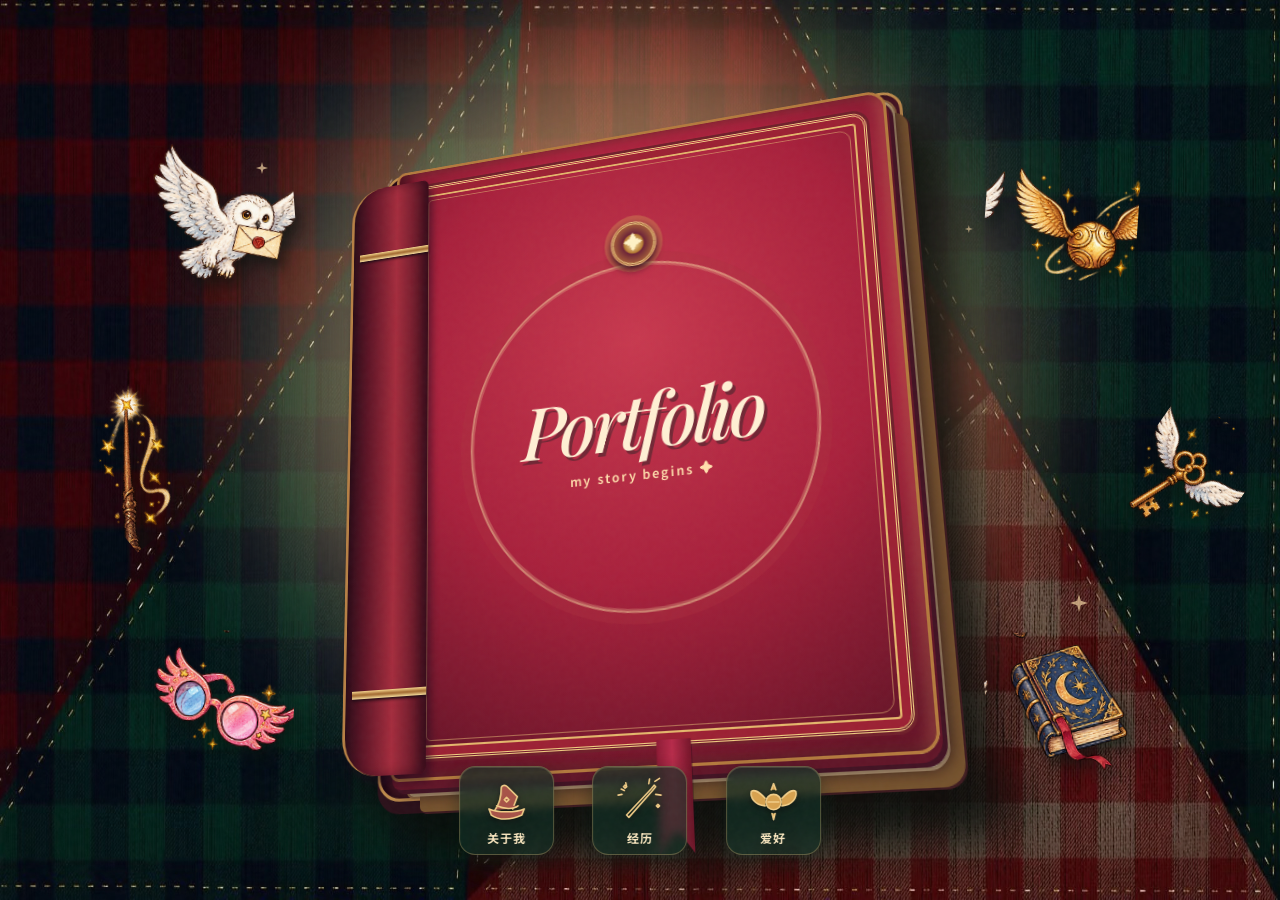
<file: index.html>
<!doctype html>
<html lang="zh-CN">
<head>
  <meta charset="utf-8">
  <meta name="viewport" content="width=device-width, initial-scale=1">
  <meta name="theme-color" content="#f2e9d7">
  <meta name="description" content="宋芷昕的个人 Portfolio：首页动效、关于我、实习经历、跳舞与旅行。">
  <title>宋芷昕的 Portfolio · Zhixin Song</title>
  <link rel="preconnect" href="https://fonts.googleapis.com">
  <link rel="preconnect" href="https://fonts.gstatic.com" crossorigin>
  <link href="https://fonts.googleapis.com/css2?family=DM+Sans:wght@400;500;600;700&family=Noto+Sans+SC:wght@400;500;600;700&family=Playfair+Display:wght@500;600;700&display=swap" rel="stylesheet">
  <link rel="stylesheet" href="style.css">
</head>
<body>
  <div class="grain" aria-hidden="true"></div>
  <div class="transition" aria-hidden="true"><span>✦</span></div>
  <header class="site-header">
    <button class="logo" data-room="home" aria-label="Home"><span class="logo-roof">⌂</span><span>ZHIXIN SONG</span></button>
    <nav aria-label="Main navigation">
      <button data-room="about" data-i18n="navAbout">关于我</button>
      <button data-room="work" data-i18n="navWork">经历</button>
      <button data-room="dance" data-i18n="navDance">爱好</button>
      <button data-room="travel" data-i18n="navTravel">旅行</button>
    </nav>
    <div class="header-actions"><button id="langBtn" class="lang-btn" aria-label="Switch language">EN</button></div>
  </header>
  <button id="pageSnitch" class="page-snitch" type="button" aria-label="翻到下一页" title="翻到下一页"><svg viewBox="0 0 104 58" aria-hidden="true"><path class="snitch-wing wing-left" d="M43 28C31 8 15 5 4 14c7 0 13 4 18 10-7-1-13 0-18 5 13 1 22 6 33 13Z"/><path class="snitch-wing wing-right" d="M61 28C73 8 89 5 100 14c-7 0-13 4-18 10 7-1 13 0 18 5-13 1-22 6-33 13Z"/><circle class="snitch-ball" cx="52" cy="32" r="13"/><path class="snitch-detail" d="M45 22c-5 7-5 16 0 22m14-22c5 7 5 16 0 22M40 31h24"/></svg></button>

  <main>
    <section id="home" class="room active" aria-labelledby="homeTitle">
      <div class="book-stage" id="bookStage" data-layout="orbit">
        <div class="book-glow" aria-hidden="true"></div><div class="book-spark spark-a" aria-hidden="true"></div><div class="book-spark spark-b" aria-hidden="true"></div><div class="book-spark spark-c" aria-hidden="true"></div>
        <div class="floating-motifs" aria-hidden="true"><span class="motif motif-owl"></span><span class="motif motif-orb"></span><span class="motif motif-wand"></span><span class="motif motif-glasses"></span><span class="motif motif-key"></span><span class="motif motif-book"></span></div>
        <div class="portfolio-book" id="portfolioBook"><div class="book-back"></div><div class="book-spine" aria-hidden="true"></div><div class="book-pages"></div><div class="book-ribbon" aria-hidden="true"></div><button class="book-cover" id="openBook" type="button" aria-label="Open my story"><span class="book-jewel" aria-hidden="true">✦</span><span class="book-border"><h1 id="homeTitle">Portfolio</h1><small>my story begins ✦</small></span></button></div>
        <nav class="magic-shortcuts" aria-label="Portfolio chapters">
          <button class="magic-shortcut" type="button" data-room="about"><svg viewBox="0 0 64 64" aria-hidden="true"><path d="M17 44c6-8 8-17 8-28 0-4 5-5 8-2l13 13-6 16"/><path d="M9 43c11 5 35 5 46 0l-3 8c-15 7-30 7-40 0Z"/><path d="M19 39c9 4 22 5 28 0"/><path d="m32 28 3 3-3 3-3-3Z"/></svg><span data-i18n="magicAbout">关于我</span></button>
          <button class="magic-shortcut" type="button" data-room="work"><svg viewBox="0 0 64 64" aria-hidden="true"><path d="M15 51 47 17l4-5 2 2-4 5-31 35Z"/><path d="m44 10 1-6m8 20 7 1M52 7l6-4M8 17l4 2m-8 6 5-1m5-15 1 5"/><path d="m13 12 2 2-2 2-2-2Zm43 25 2 2-2 2-2-2Z"/></svg><span data-i18n="magicWork">经历</span></button>
          <button class="magic-shortcut" type="button" data-room="dance"><svg viewBox="0 0 64 64" aria-hidden="true"><circle cx="32" cy="34" r="10"/><path d="M21 29C12 20 7 17 3 20c-2 8 4 18 18 19m22-10c9-9 14-12 18-9 2 8-4 18-18 19M29 18l3-8 3 8M30 49l2 8 2-8"/><path d="M25 34h14"/></svg><span data-i18n="magicHobbies">爱好</span></button>
        </nav>
      </div>
    </section>

    <section id="about" class="room about-room" aria-labelledby="aboutTitle" hidden>
      <div class="about-scene">
        <div class="about-copy">
          <article class="about-card intro-card">
            <span class="kicker">ROOM 02 / ABOUT ME</span>
            <h2 id="aboutTitle" data-i18n="aboutTitle">你好，我是芷昕。</h2>
            <p class="about-intro" data-i18n="aboutText">本科毕业于宁波诺丁汉大学金融财务与管理专业，现在就读于康奈尔大学应用经济与管理硕士。我喜欢从数据里找线索，也喜欢在音乐里找节奏。英国诺丁汉大学的交换经历，让我多了一扇看世界的窗。</p>
          </article>
          <article class="about-card education-card">
            <h3 data-i18n="education">教育旅程</h3>
            <div class="education-flow">
              <div class="education-entry"><img class="school-logo cornell-logo" src="assets/cornell-seal.svg" alt="Cornell University 校徽"><div><strong data-i18n="cornell">康奈尔大学</strong><small data-i18n="cornellDetail">应用经济与管理 · 硕士在读</small><time>2026.08 — 2027.07</time></div></div>
              <div class="education-entry"><img class="school-logo nottingham-logo" src="assets/nottingham-logo.png" alt="宁波诺丁汉大学校徽"><div><strong data-i18n="nottinghamChina">宁波诺丁汉大学</strong><small data-i18n="nottinghamChinaDetail">金融财务与管理 · 本科</small><time>2022.09 — 2026.07</time></div></div>
              <div class="education-entry exchange-entry"><img class="school-logo nottingham-logo" src="assets/nottingham-logo.png" alt="诺丁汉大学校徽"><div><strong data-i18n="nottinghamUK">英国诺丁汉大学</strong><small data-i18n="nottinghamUKDetail">交换经历 · 2024.09—2025.02</small></div></div>
            </div>
          </article>
          <details class="mailbox about-mailbox"><summary aria-label="联系我"><span class="envelope-seal" aria-hidden="true">✦</span><span class="envelope-label" data-i18n="contactMe">联系我</span></summary><div class="mailbox-card"><small data-i18n="mailboxNote">欢迎写信给我</small><a href="mailto:songzhixin0518@163.com">songzhixin0518@163.com ↗</a></div></details>
        </div>
        <div class="framed-portrait"><div class="portrait-photo"><img src="assets/zhixin-portrait.jpg" alt="宋芷昕的个人照片"></div><img class="silver-frame" src="assets/silver-frame.png" alt="" aria-hidden="true"><span class="portrait-signature">ZHIXIN SONG · KRYSTAL</span></div>
      </div>
    </section>

    <section id="work" class="room inner-room work-room" aria-labelledby="workTitle" hidden>
      <div class="room-heading"><div><span class="kicker">ROOM 03 / THE JOURNEY</span><h2 id="workTitle" data-i18n="workTitle">书架上的几页故事。</h2><p data-i18n="workLead">三段实习，三个观察商业的窗口。</p></div><img class="work-oath" src="assets/oath-ribbon.png" alt="I solemnly swear I am up to no good."></div>
      <div class="footstep-route" aria-label="实习经历路线"><span class="route-start">START</span><div class="footstep-trail" id="footstepTrail" aria-hidden="true"></div><span class="route-end">03 / NEXT CHAPTER</span></div>
      <p class="route-hint">点击下面的一段经历，脚印会亮到那里。</p>
      <div class="work-cards"><article class="work-card"><div class="work-meta"><span>01</span><time>2025.06 — 2025.09</time></div><h3 data-i18n="bytedance">字节跳动</h3><strong data-i18n="byteRole">生活服务 · NKA 餐饮行业运营</strong><p data-i18n="byteBody">跟踪重点商家交易与直播表现，参与商家分层、补贴实验和品牌活动。参与的联名活动首日支付 GMV 超 400 万元，十天活动期交易 GMV 超 1,000 万元。</p></article><article class="work-card"><div class="work-meta"><span>02</span><time>2024.06 — 2024.08</time></div><h3 data-i18n="eastbuy">东方甄选</h3><strong data-i18n="eastRole">东方甄选 APP 运营</strong><p data-i18n="eastBody">用销售数据与用户反馈支持果蔬选品、推荐位和活动执行；跟进 10 余款新品上架。相关活动点击率提升 22%，所跟进新品首月销量超 5,000 单。</p></article><article class="work-card"><div class="work-meta"><span>03</span><time>2023.05 — 2023.07</time></div><h3 data-i18n="longfor">龙湖集团</h3><strong data-i18n="longRole">宁波海曙天街 · 商业运营</strong><p data-i18n="longBody">制作招商材料，整理开业客流、销售与传播数据，支持活动复盘及跨方协调。所在商场开业前三天客流达 43 万人次，销售额超 2,700 万元。</p></article></div>
    </section>

    <section id="dance" class="room hobbies-room" hidden aria-labelledby="hobbiesTitle">
      <div class="hobbies-paper">
        <header class="hobbies-heading"><span class="kicker">ROOM 04 / LITTLE JOYS</span><h2 id="hobbiesTitle" data-i18n="hobbiesTitle">生活里，我喜欢的事。</h2></header>
        <article class="hobby-row"><div class="hobby-copy"><span class="hobby-number">01 / DANCE</span><h3 data-i18n="hobbyDanceTitle">跳舞</h3><p data-i18n="hobbyDanceText">音乐响起，我就想和朋友们一起跳起来。排练、上台、拍下一张张合照，都是我很珍惜的快乐。</p></div><div class="hobby-visual dance-collage" aria-label="舞蹈照片拼贴"><div class="dance-pink"></div><div class="dance-mics" aria-hidden="true">♩ ♫ ♩</div><img src="assets/hobbies/dance-1.jpg" alt="舞蹈合照" loading="lazy"><img src="assets/hobbies/dance-2.jpg" alt="舞蹈作品合照" loading="lazy"><img src="assets/hobbies/dance-3.jpg" alt="舞蹈伙伴合照" loading="lazy"><img src="assets/hobbies/dance-4.jpg" alt="舞蹈团队合照" loading="lazy"><img src="assets/hobbies/dance-5.jpg" alt="舞蹈团队的大合照" loading="lazy"></div></article>
        <article class="hobby-row"><div class="hobby-copy"><span class="hobby-number">02 / FOOD</span><h3 data-i18n="hobbyFoodTitle">美食</h3><p data-i18n="hobbyFoodText">我喜欢做饭，也喜欢和朋友围着一桌热气腾腾的食物聊天。每一道菜，都留着一点当时的生活。</p></div><div class="hobby-visual food-pan" aria-label="美食照片拼贴"><div class="pan-utensil pan-fork" aria-hidden="true"><img src="assets/hobbies/cutlery-cutout.png" alt=""></div><div class="pan-utensil pan-spoon" aria-hidden="true"><img src="assets/hobbies/cutlery-cutout.png" alt=""></div><div class="pan-handle"></div><div class="pan-body"><img src="assets/hobbies/food-1.jpg" alt="自己做的热锅料理" loading="lazy"><img src="assets/hobbies/food-2.jpg" alt="家常饭菜" loading="lazy"><img src="assets/hobbies/food-3.jpg" alt="和朋友共享的菜肴" loading="lazy"><img src="assets/hobbies/food-4.jpg" alt="和朋友一起准备火锅" loading="lazy"><img src="assets/hobbies/food-5.jpg" alt="满桌家常菜" loading="lazy"></div></div></article>
        <article class="hobby-row"><div class="hobby-copy"><span class="hobby-number">03 / TRAVEL</span><h3 data-i18n="hobbyTravelTitle">旅行</h3><p data-i18n="hobbyTravelText">我爱把沿途的颜色和风景收进镜头：樱花、海边、雪山，还有在天黑以后依然发亮的城堡。</p><button class="hobby-link" type="button" data-room="travel" data-i18n="hobbyTravelLink">打开我的旅行地图 ↗</button></div><div class="hobby-visual camera-scene"><div class="camera-screen" aria-label="旅行照片画面"><img id="travelScreenPhoto" src="assets/hobbies/travel-1.jpg" alt="旅行中的樱花" loading="lazy"></div><img class="camcorder-base" src="assets/hobbies/camcorder-cutout.png" alt="复古摄像机" loading="lazy"><div class="camera-thumbs" aria-label="选择旅行照片"><button type="button" class="active" data-photo="assets/hobbies/travel-1.jpg" data-alt="旅行中的樱花" aria-label="樱花"><img src="assets/hobbies/travel-1.jpg" alt=""></button><button type="button" data-photo="assets/hobbies/travel-2.jpg" data-alt="海边" aria-label="海边"><img src="assets/hobbies/travel-2.jpg" alt=""></button><button type="button" data-photo="assets/hobbies/travel-3.jpg" data-alt="夜晚的城堡" aria-label="城堡"><img src="assets/hobbies/travel-3.jpg" alt=""></button><button type="button" data-photo="assets/hobbies/travel-4.jpg" data-alt="雪山" aria-label="雪山"><img src="assets/hobbies/travel-4.jpg" alt=""></button><button type="button" data-photo="assets/hobbies/travel-5.png" data-alt="海边的悬崖和灯塔" aria-label="灯塔"><img src="assets/hobbies/travel-5.png" alt=""></button><button type="button" data-photo="assets/hobbies/travel-6.png" data-alt="冰岛的冰块海滩" aria-label="冰岛"><img src="assets/hobbies/travel-6.png" alt=""></button><label class="camera-add-photo" title="上传旅行照片"><span aria-hidden="true">＋</span><input id="cameraPhotoUpload" type="file" accept="image/*" multiple aria-label="上传旅行照片"></label></div><p id="cameraUploadStatus" class="camera-upload-status" role="status" aria-live="polite"></p></div></article>
      </div>
    </section>

    <section id="travel" class="room inner-room" aria-labelledby="travelTitle" hidden>
      <div class="room-heading"><div><span class="kicker">ROOM 05 / MY WANDERINGS</span><h2 id="travelTitle" data-i18n="travelTitle">把世界一点点点亮。</h2><p data-i18n="travelLead">输入地名，选择匹配地点，经纬度会自动确认。每个地点都能挂多张照片。</p></div><span class="heading-icon" aria-hidden="true">✧</span></div>
      <div class="map-layout"><div class="map-card"><div class="map-head"><span data-i18n="mapLabel">我的世界地图</span><span class="map-counter"><b id="placeCount">0</b> <span data-i18n="places">个地点</span></span></div><svg id="worldMap" viewBox="0 0 1000 500" role="img" aria-label="World map">
        <defs><marker id="branchArrow" viewBox="0 0 10 10" refX="8" refY="5" markerWidth="5" markerHeight="5" orient="auto-start-reverse"><path d="M0 0 10 5 0 10Z"/></marker><pattern id="mapDots" width="37" height="37" patternUnits="userSpaceOnUse"><circle cx="3" cy="5" r="1"/><circle cx="25" cy="24" r=".65"/></pattern><radialGradient id="planetGlow"><stop offset="0" stop-color="#fff8cf"/><stop offset=".22" stop-color="#f6d889" stop-opacity=".85"/><stop offset="1" stop-color="#e6bd6a" stop-opacity="0"/></radialGradient><radialGradient id="planetBody" cx="28%" cy="22%"><stop offset="0" stop-color="#fff7d6"/><stop offset=".5" stop-color="#e5be71"/><stop offset="1" stop-color="#b97955"/></radialGradient></defs><rect width="1000" height="500" fill="url(#mapDots)"/>
        <g class="map-land" aria-hidden="true"><path d="M50 126 77 96 119 73 163 78 192 96 212 91 239 114 251 136 274 141 278 164 260 171 253 201 231 213 224 245 200 266 189 253 175 257 155 228 135 224 124 204 103 199 91 181 65 175 52 155Z"/><path d="M193 56 214 46 230 53 225 73 208 80Z"/><path d="M247 261 278 246 308 255 323 278 342 286 344 321 331 347 324 370 302 408 288 441 274 429 269 393 253 371 246 335 231 313 229 282Z"/><path d="M407 109 434 87 464 91 475 103 498 98 514 112 548 106 569 121 600 119 615 104 643 105 665 120 701 121 715 107 752 109 779 116 816 109 846 131 871 144 899 166 918 188 906 207 876 205 860 226 835 226 814 209 789 209 781 236 755 242 739 220 720 220 704 240 676 239 655 219 635 219 615 236 592 222 573 230 554 210 528 212 511 190 486 190 470 172 448 172 434 151 414 147Z"/><path d="M476 201 512 205 534 223 560 226 575 249 566 274 550 286 542 318 526 341 510 369 492 360 477 330 456 314 452 278 440 249 449 226Z"/><path d="M793 305 821 286 854 290 881 302 904 326 925 343 920 365 896 377 871 369 850 382 820 367 799 347Z"/><path d="M566 353 574 365 567 385 560 372Z"/><path d="M149 69 159 52 177 46 188 59 178 75Z"/><path d="M946 406 958 409 955 419 943 416Z"/></g><g id="mapPins"></g></svg><div class="map-hint" data-i18n="mapHint">现在还是一张空白地图。地点在这里试玩后只存于当前浏览器；把清单发给我，我会写进正式网站。</div><small class="geo-credit">Place search: <a href="https://open-meteo.com/en/docs/geocoding-api" target="_blank" rel="noopener">Open-Meteo / GeoNames</a></small></div><aside class="travel-side"><div class="travel-note"><span class="note-pin">📍</span><h3 data-i18n="firstPin">下一站，在哪里？</h3><p data-i18n="pinText">世界那么大，我想去看看。</p><button id="addPlaceBtn" class="primary-btn" data-i18n="lightPlace">＋ 点亮一个地方</button></div><div class="postcards"><h3 data-i18n="postcards">旅行明信片</h3><div id="placeCards" class="place-cards"><div class="empty-postcard"><span>✉</span><p data-i18n="postcardEmpty">第一张明信片，等你寄来。</p></div></div></div></aside></div>
    </section>
  </main>


  <dialog id="placeDialog"><form id="placeForm" method="dialog"><div class="dialog-head"><div><small>TRAVEL MEMORY</small><h2 data-i18n="addTitle">点亮一个地点</h2></div><button type="button" id="closePlace" aria-label="Close">×</button></div><label><span data-i18n="placeName">地点名称</span><div class="search-row"><input id="placeQuery" name="name" required maxlength="70" placeholder="伦敦 / London / 冰岛" autocomplete="off"><button type="button" id="searchPlaceBtn" data-i18n="searchPlace">查找</button></div></label><div id="searchStatus" class="search-status" aria-live="polite"></div><div id="placeMatches" class="place-matches" role="listbox" aria-label="Matching places"></div><div id="confirmedPlace" class="confirmed-place" hidden></div><label><span data-i18n="travelPhoto">旅行照片（可选，可多选）</span><input name="photos" type="file" accept="image/*" multiple></label><p class="dialog-tip" data-i18n="searchTip">输入城市或国家，点击查找，再选择准确地点。经纬度会自动填写。</p><button class="primary-btn" type="submit" data-i18n="savePin" disabled>点亮地图 ✦</button></form></dialog>
  <script src="app.js"></script>
</body>
</html>
</file>
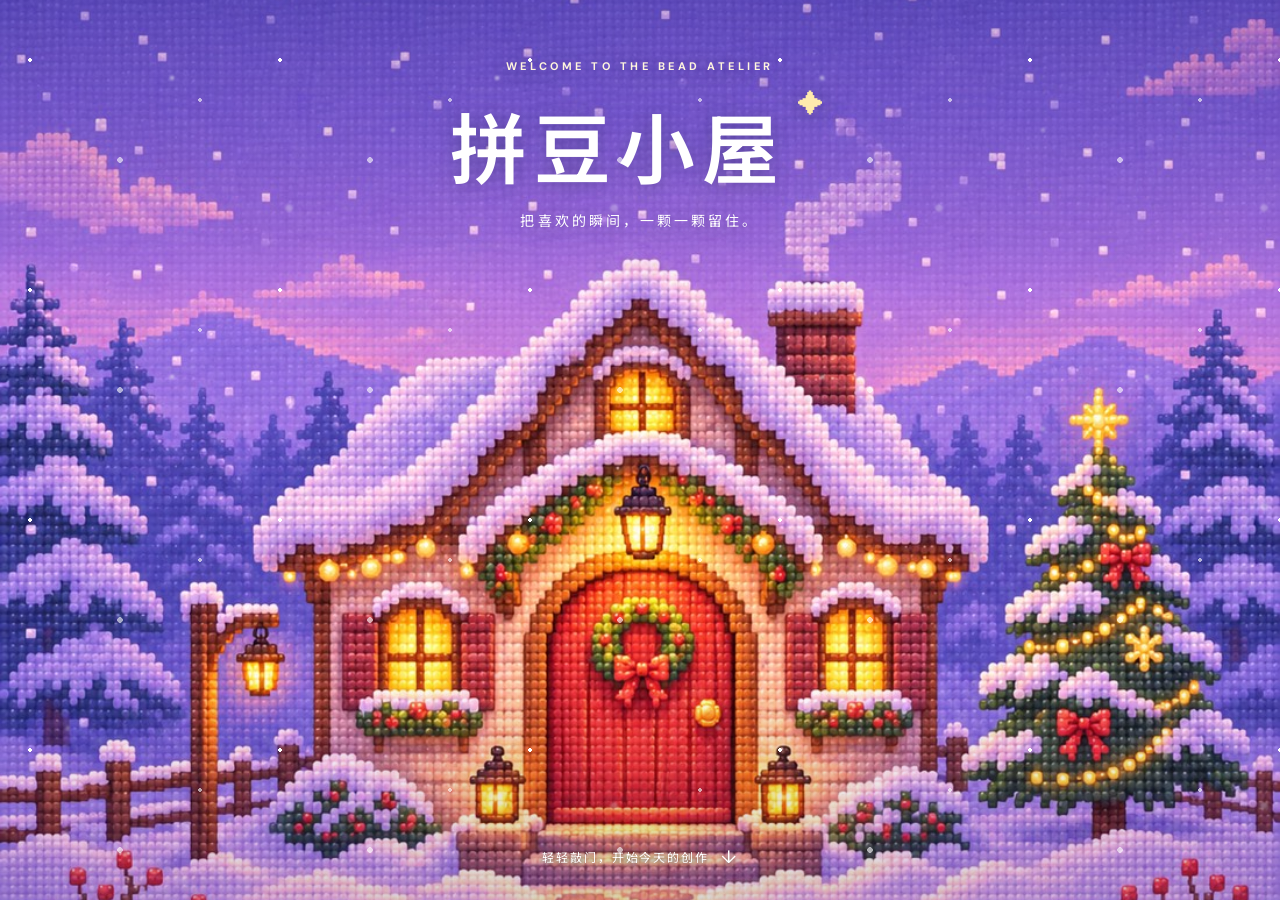
<file: bead-house/index.html>
<!doctype html>
<html lang="zh-CN">
<head>
  <meta charset="utf-8">
  <meta name="viewport" content="width=device-width, initial-scale=1">
  <meta name="theme-color" content="#e8dff4">
  <title>拼豆小屋 · Bead Atelier</title>
  <meta name="description" content="走进冬日拼豆小屋，把照片变成可打印的 MARD 拼豆图纸。">
  <link rel="preconnect" href="https://fonts.googleapis.com">
  <link rel="preconnect" href="https://fonts.gstatic.com" crossorigin>
  <link href="https://fonts.googleapis.com/css2?family=DM+Sans:wght@400;500;600;700&family=Noto+Sans+SC:wght@400;500;600;700&display=swap" rel="stylesheet">
  <link rel="stylesheet" href="style.css?v=3">
</head>
<body>
  <main>
    <section id="outside" class="outside" aria-label="拼豆小屋入口">
      <img class="cottage-art" src="assets/snow-cottage.jpg" alt="雪夜里亮着灯的拼豆小屋">
      <div class="sky-glow"></div>
      <div class="snow snow-near" aria-hidden="true"></div>
      <div class="snow snow-far" aria-hidden="true"></div>
      <div class="welcome">
        <span class="eyebrow">WELCOME TO THE BEAD ATELIER</span>
        <h1>拼豆小屋<span class="star">✦</span></h1>
        <p>把喜欢的瞬间，一颗一颗留住。</p>
      </div>
      <button id="enterHouse" class="door-hit" aria-label="点击小屋，进入拼豆工作台"><span>推门进入 <b>↗</b></span></button>
      <div class="entry-note">轻轻敲门，开始今天的创作 <span>↓</span></div>
    </section>

    <section id="atelier" class="atelier" aria-label="拼豆工作台" hidden>
      <div class="room-light" aria-hidden="true"></div>
      <header class="room-header">
        <button id="goOutside" class="icon-button" aria-label="返回小屋">← <span>小屋外</span></button>
        <div class="room-brand"><span class="brand-icon">✳</span> 拼豆工作台 <small>BEAD ATELIER</small></div>
        <div class="header-mark">MADE WITH LITTLE MOMENTS ✦</div>
      </header>
      <div class="room-content">
        <div class="room-intro"><span class="eyebrow dark">YOUR LITTLE CREATIVE CORNER</span><h2>今天想拼什么？</h2><p>选一张喜欢的照片，把它变成手边的小小作品。</p></div>
        <div class="workbench">
          <aside class="controls-panel">
            <div class="panel-top"><span class="step">01 / 03</span><h3>放进一张照片</h3><p>图片只在你的浏览器里处理，不会上传到服务器。</p></div>
            <label id="uploadZone" class="upload-zone" for="imageInput" tabindex="0"><input id="imageInput" type="file" accept="image/*" hidden><span class="upload-icon">▧</span><strong>点击或拖入图片</strong><small>JPG、PNG、WEBP · 建议主体清晰</small><img id="sourceThumb" alt="已选择的图片预览" hidden></label>
            <button id="openSelectionBtn" class="selection-open" type="button" hidden>✂ 选择要拼的部分 <span id="selectionSummary">整张图</span></button>
            <dialog id="selectionDialog" class="selection-dialog" aria-labelledby="selectionTitle">
            <div id="selectionPanel" class="selection-panel" hidden>
              <div class="selection-heading"><div><span class="step">STEP 02 · PICK YOUR PARTS</span><h3 id="selectionTitle">选择要拼的部分</h3></div><button id="closeSelectionBtn" class="dialog-close" type="button" aria-label="关闭选区">✕</button></div>
              <p class="selection-lead">上传完成了！先看看要保留主体、小装饰，还是连背景一起拼。</p>
              <div class="selection-presets" role="group" aria-label="图纸内容">
                <button type="button" data-preset="all" class="active">整张图</button>
                <button type="button" data-preset="main">只要主体</button>
                <button type="button" data-preset="main-decor">主体＋装饰</button>
                <button type="button" data-preset="decor">只要装饰</button>
                <button type="button" data-preset="background">只要背景</button>
              </div>
              <div class="selection-preview"><canvas id="selectionCanvas" width="104" height="104" aria-label="图片保留区域预览"></canvas></div>
              <div class="brush-actions"><button type="button" id="keepBrush">＋ 保留</button><button type="button" id="eraseBrush">－ 擦除</button><button type="button" id="resetBrush">重置选区</button></div>
              <p class="tiny-hint">彩色区域会成为图纸，灰色区域留空。自动分区适合背景较简单的插画；复杂照片可按住鼠标或手指涂抹修正。</p>
              <button id="confirmSelectionBtn" class="generate-button" type="button"><span>用这个选区继续</span><span>→</span></button>
            </div>
            </dialog>
            <div class="divider"></div>
            <div class="panel-top"><span class="step">02 / 03</span><h3>选择豆板大小</h3><p>每格是一颗拼豆。尺寸越大，细节越丰富。</p></div>
            <div class="board-options" role="radiogroup" aria-label="豆板尺寸"><label><input type="radio" name="boardSize" value="52" checked><span><b>52 × 52</b><small>一块豆板 · 2,704 格</small></span></label><label><input type="radio" name="boardSize" value="104"><span><b>104 × 104</b><small>四块豆板 · 10,816 格</small></span></label></div>
            <div class="source-style" role="radiogroup" aria-label="图片类型"><label><input type="radio" name="sourceStyle" value="pixel" checked><span>像素画 / 插画</span></label><label><input type="radio" name="sourceStyle" value="photo"><span>照片</span></label></div>
            <label class="range-label" for="colorLimit">使用颜色 <strong id="colorLimitValue">16</strong> 种</label><input id="colorLimit" class="range" type="range" min="6" max="48" value="16">
            <p class="tiny-hint">色号采用你提供的 MARD 272 色表。实际豆色会受屏幕与批次影响。</p>
            <button id="generateBtn" class="generate-button" disabled><span>生成拼豆图纸</span><span>✦</span></button>
          </aside>

          <section class="preview-panel" aria-live="polite">
            <div class="preview-top"><div><span class="step">03 / 03</span><h3>你的拼豆图纸</h3></div><div id="boardBadge" class="board-badge">等待照片</div></div>
            <div id="resultTools" class="result-tools" hidden><div class="tool-note">每格标注色号。点选下方颜色，再点格子可修改。</div><div class="tool-actions"><button id="fitBtn" type="button">▣ 全图</button><button id="detailBtn" type="button">⌕ 看清色号</button><button id="downloadBtn" type="button">↓ 下载图纸 PNG</button><button id="printBtn" type="button">▤ 打印图纸</button></div></div>
            <div id="boardWrap" class="board-wrap"><div id="emptyPreview" class="empty-preview"><div class="sample-board" aria-hidden="true"><span>✿</span></div><strong>图纸会在这里慢慢出现</strong><p>上传照片，挑选豆板，再按下生成。</p></div><canvas id="boardCanvas" aria-label="带行列编号和色号的拼豆图纸预览" hidden></canvas></div>
            <div id="paletteArea" class="palette-area" hidden><div class="palette-heading"><h4>配色与用量</h4><span id="beadTotal"></span></div><div id="paletteList" class="palette-list"></div></div>
          </section>
        </div>
        <footer class="room-footer">ONE BEAD AT A TIME · 把日子拼成喜欢的模样</footer>
      </div>
    </section>
  </main>
  <script type="module" src="app.js?v=9"></script>
</body>
</html>
</file>
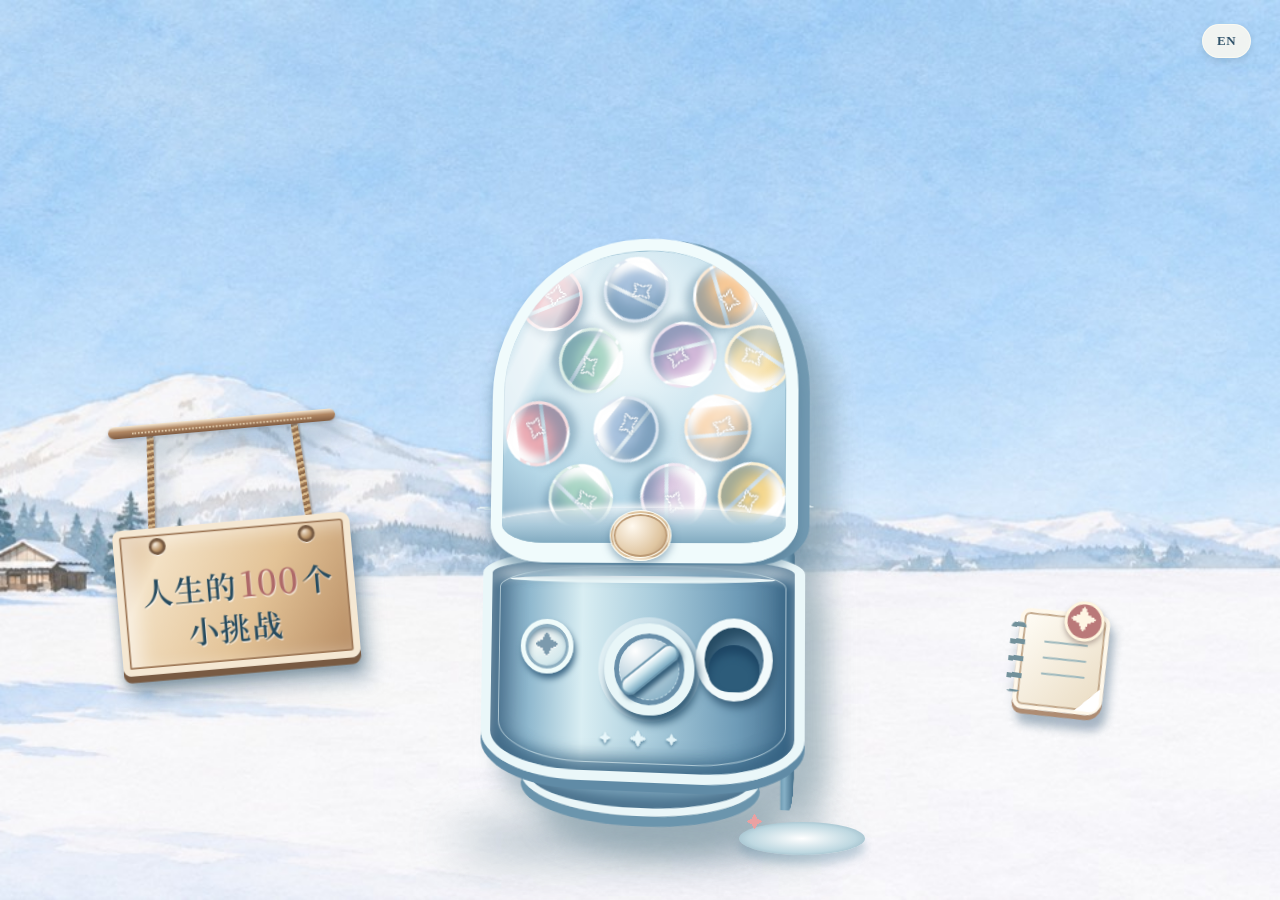
<file: life-challenges/index.html>
<!doctype html>
<html lang="zh-CN">
<head>
  <meta charset="utf-8">
  <meta name="viewport" content="width=device-width, initial-scale=1">
  <meta name="theme-color" content="#b4d4e8">
  <meta name="description" content="从一百件人生小挑战中，抽取今天的勇气。">
  <title>人生的 100 个小挑战 · 雪日扭蛋机</title>
  <link rel="preconnect" href="https://fonts.googleapis.com">
  <link rel="preconnect" href="https://fonts.gstatic.com" crossorigin>
  <link href="https://fonts.googleapis.com/css2?family=Noto+Serif+SC:wght@400;500;600;700&family=Noto+Sans+SC:wght@400;500;600;700&display=swap" rel="stylesheet">
  <link rel="stylesheet" href="style.css">
  <link rel="stylesheet" href="redesign.css">
  <link rel="stylesheet" href="minimal.css">
  <link rel="stylesheet" href="features.css">
  <link rel="stylesheet" href="polish.css">
  <link rel="stylesheet" href="language.css">
</head>
<body>
  <div class="scene" id="scene">
    <button id="languageToggle" class="language-toggle" type="button" aria-label="Switch to English">EN</button>
    <div class="sky-glow"></div><div class="moon"></div><div class="snowfall" id="snowfall" aria-hidden="true"></div>
    <div class="mountains" aria-hidden="true"><i></i><i></i><i></i></div>
    <div class="town" aria-hidden="true"><div class="house h1"><b></b></div><div class="house h2"><b></b></div><div class="house h3"><b></b></div><div class="tree t1"></div><div class="tree t2"></div><div class="tree t3"></div></div>
    <div class="ground" aria-hidden="true"></div><div class="snow-decor" aria-hidden="true"><div class="snowman"><i></i><b></b></div><div class="fir fir-a"></div><div class="fir fir-b"></div><div class="fir fir-c"></div><div class="gift gift-a"></div><div class="gift gift-b"></div><div class="stars">✳ &nbsp; ✦ &nbsp; ✳</div></div>
    <header class="site-header" aria-hidden="true"></header>
    <main class="main">
      <div class="intro"><div class="signpost"><div class="sign-rope rope-left"></div><div class="sign-rope rope-right"></div><div class="sign-arrow"><h1 id="mainTitle">人生的<span>100</span>个<br>小挑战</h1></div></div></div>
      <div class="machine-area">
        <div class="machine-shadow"></div>
        <div class="machine-tilt" id="machineTilt" aria-label="立体扭蛋机">
          <div class="machine-side"></div><div class="machine-top"></div>
          <div class="machine-face">
            <div class="machine-sign" aria-hidden="true"><span class="machine-emblem">✧</span></div>
            <div class="glass"><div class="glass-back"></div><div class="capsules" id="capsules" aria-hidden="true"></div><div class="glass-glare"></div><div class="dome-rim"></div></div>
            <div class="machine-body"><span class="metal-line"></span><div class="coin" aria-hidden="true"><span>✦</span></div><button class="lever" id="drawBtn" type="button" aria-label="转动旋钮，抽一个挑战" title="转动旋钮，抽一个挑战"><i></i></button><div class="chute"><div class="chute-inner"></div></div><div class="body-label" aria-hidden="true"><span>✦</span><span>✦</span><span>✦</span></div></div>
            <div class="machine-foot"></div>
          </div>
        </div>
        <div class="tray"><span>✦</span><i></i></div>
      </div>
      <div class="action-panel"><button id="openBookBtn" class="book-sticker" type="button" aria-label="打开记录本" title="打开记录本"><span class="sticker-page"><i></i><i></i><i></i><b>✦</b></span><span id="bookBadge" class="sticker-dot" hidden></span></button></div>
    </main>
  </div>
  <div class="result-overlay" id="resultOverlay" hidden><div class="result-backdrop"></div><div class="result-stage" role="dialog" aria-modal="true" aria-labelledby="resultTitle"><button id="closeResult" class="close-button" type="button" aria-label="关闭">×</button><div class="result-heading" id="resultTitle">你的今日挑战来了 ✦</div><div class="result-capsule" id="resultCapsule"><div class="capsule-top"></div><div class="capsule-bottom"></div><div class="capsule-star">✦</div></div><div class="paper" id="paper"><div class="paper-top">A LITTLE ADVENTURE FOR YOU</div><div class="paper-number" id="paperNumber">NO. 001</div><div class="paper-text" id="paperText"></div><div class="paper-bottom">愿你在平凡的一天里，遇见一点惊喜。 ✳</div></div><div class="result-buttons"><button id="saveBtn" class="save-button" type="button" aria-label="放进记录本" title="放进记录本"><span class="save-glyph" aria-hidden="true">▤<b>＋</b></span></button><button id="againBtn" class="again-button" type="button" aria-label="再抽一个" title="再抽一个"><span aria-hidden="true">↻</span></button></div></div></div>
  <div class="book-overlay" id="bookOverlay" hidden><div class="book-backdrop"></div><section class="notebook" role="dialog" aria-modal="true" aria-labelledby="bookTitle"><button id="closeBookBtn" class="book-close" type="button" aria-label="关闭记录本">×</button><div class="book-spine" aria-hidden="true"></div><div class="book-header"><small id="bookKicker">MY LITTLE ADVENTURES</small><h2 id="bookTitle">小挑战记录本</h2><p id="bookSummary">把想做的小事，慢慢完成。</p></div><div id="bookList" class="book-list"></div><div class="book-footer" id="bookFooter">每打一个勾，都是人生里闪亮的一页 ✦</div></section></div>
  <script type="module" src="script.js?v=4"></script>
</body>
</html>
</file>
<file: style.css>
:root{--cream:#f2e9d7;--paper:#fffaf0;--wood:#8b563b;--wood-dark:#49362e;--brown:#342b27;--green:#3f594a;--sage:#a5b59a;--rust:#b66e4e;--gold:#d5a967;--line:#d9c6a8}*{box-sizing:border-box}html{scroll-behavior:smooth}body{margin:0;background:var(--cream);color:var(--brown);font-family:'DM Sans','Noto Sans SC',sans-serif}button,input{font:inherit}button{cursor:pointer}button:focus-visible,input:focus-visible{outline:3px solid #8d9160;outline-offset:3px}[hidden]{display:none!important}.grain{position:fixed;inset:0;z-index:100;pointer-events:none;opacity:.2;background-image:url("data:image/svg+xml,%3Csvg viewBox='0 0 180 180' xmlns='http://www.w3.org/2000/svg'%3E%3Cfilter id='n'%3E%3CfeTurbulence type='fractalNoise' baseFrequency='.8' numOctaves='3' stitchTiles='stitch'/%3E%3C/filter%3E%3Crect width='100%25' height='100%25' filter='url(%23n)' opacity='.14'/%3E%3C/svg%3E")}.site-header{height:78px;display:flex;align-items:center;justify-content:space-between;gap:24px;padding:0 max(4vw,24px);background:#fffaf2;border-bottom:1px solid #dac7ac;position:relative;z-index:20}.logo{border:0;background:transparent;display:flex;align-items:center;gap:10px;font-size:14px;font-weight:800;letter-spacing:.13em;color:var(--green);white-space:nowrap;padding:0}.logo-roof{font-size:37px;line-height:0;transform:translateY(-4px)}.site-header nav{display:flex;gap:10px}.site-header nav button,.lang-btn,.small-cta{background:transparent;border:0;color:var(--brown);padding:11px 14px;border-radius:8px;font-size:13px;font-weight:700}.site-header nav button:hover,.site-header nav button.active{background:#eee2cd}.header-actions{display:flex;gap:8px;align-items:center}.small-cta{background:var(--green);color:#fff}.small-cta:hover{background:#304638}.lang-btn{border:1px solid #b9a78e;min-width:48px}.lang-btn:hover{background:#eee2cd}.room{min-height:calc(100vh - 78px)}.room:not(.active){display:none}.home-scene{position:relative;min-height:min(760px,calc(100vh - 128px));overflow:hidden;background:radial-gradient(circle at 70% 34%,#fff3d9 0 12%,transparent 42%),repeating-linear-gradient(90deg,#efd9b8 0 5px,#f2dfc2 5px 160px,#e9d1aa 161px 164px);border-bottom:13px solid #ad7856}.home-scene:before{content:'';position:absolute;inset:auto 0 0;height:145px;background:repeating-linear-gradient(0deg,#9a6346 0 3px,#a76f4e 3px 29px,#996344 30px 32px);border-top:10px solid #754c37;z-index:0}.home-scene:after{content:'';position:absolute;top:28px;left:0;right:0;height:13px;background:#d9b88e;box-shadow:0 2px 4px #684b2a22}.window-glow{position:absolute;top:60px;right:8%;width:440px;height:440px;background:radial-gradient(circle,#ffe7a7aa,transparent 67%);filter:blur(8px);pointer-events:none}.home-copy{position:relative;z-index:3;width:54%;max-width:650px;padding:clamp(62px,7vw,110px) 0 135px max(6vw,35px)}.overline,.kicker{font-size:12px;letter-spacing:.18em;font-weight:800;color:var(--green)}.sparkle{color:var(--rust);font-size:22px;vertical-align:-3px}.home-copy h1{font-family:'Playfair Display','Noto Sans SC',serif;font-size:clamp(58px,6vw,96px);line-height:1.12;letter-spacing:-.04em;margin:24px 0 21px;font-weight:600}.home-copy h1 em{font-style:normal;color:var(--green);white-space:nowrap}.home-sub{font-size:16px;line-height:1.85;max-width:460px;color:#5e5248;margin:0}.door-list{margin-top:36px;max-width:410px;border-top:1px solid #b9a78c}.door{width:100%;border:0;border-bottom:1px solid #b9a78c;padding:14px 10px 14px 0;display:flex;align-items:center;gap:18px;text-align:left;background:transparent;color:var(--brown);transition:padding .2s,background .2s}.door:hover{padding-left:12px;background:#fff8e899}.door-number{font-family:'Playfair Display',serif;color:var(--rust);font-size:16px}.door-label{font-size:16px;font-weight:700;flex:1}.door-arrow{font-size:21px;color:var(--green)}.home-hint{font-size:12px;color:#806e59;margin-top:21px}.portrait-wrap{position:absolute;z-index:2;right:10%;top:60px;width:min(30vw,360px);height:min(39vw,470px);background:var(--paper);border:10px solid var(--paper);box-shadow:0 18px 45px #49362e33;transform:rotate(5deg)}.portrait-wrap img{width:100%;height:calc(100% - 30px);object-fit:cover;object-position:center 40%;display:block}.portrait-caption{text-align:center;font-family:'Playfair Display',serif;font-size:13px;letter-spacing:.08em;padding-top:6px;color:#685245}.portrait-tape{position:absolute;width:76px;height:23px;background:#d3b184ad;z-index:2}.tape-one{top:-20px;left:25px;transform:rotate(-19deg)}.tape-two{right:18px;bottom:-13px;transform:rotate(-17deg)}.decor{position:absolute;z-index:4;touch-action:none;cursor:grab;filter:drop-shadow(0 10px 10px #3c271e44);user-select:none}.decor:active{cursor:grabbing}.decor svg{width:100%;height:100%;display:block}.decor-fireplace{width:185px;left:64%;bottom:28px}.decor-bookshelf{width:115px;right:1.5%;bottom:71px}.decor-dessert{width:95px;left:48%;bottom:39px}.decor.dragging{z-index:9}.home-bottom{display:flex;justify-content:space-between;padding:17px max(4vw,24px);font-size:10px;letter-spacing:.13em;color:#7d6d5a;background:#fffaf2}.transition{position:fixed;inset:0;background:#4a644e;z-index:200;display:grid;place-items:center;color:#f9ecd5;font-size:70px;transform:translateY(105%);transition:transform .42s cubic-bezier(.76,0,.24,1);pointer-events:none}.transition.show{transform:translateY(0)}.transition.leave{transform:translateY(-105%)}.transition span{animation:twirl 3s linear infinite}@keyframes twirl{to{transform:rotate(360deg)}}.inner-room{max-width:1200px;padding:75px 28px 100px;margin:auto}.room-heading{display:flex;align-items:center;justify-content:space-between;border-bottom:1px solid var(--line);padding-bottom:35px;margin-bottom:40px}.room-heading h2{font-family:'Playfair Display','Noto Sans SC',serif;font-weight:600;letter-spacing:-.04em;font-size:clamp(40px,5vw,68px);line-height:1.2;margin:14px 0}.room-heading p{font-size:16px;color:#6e6154;line-height:1.7;margin:0}.heading-icon{font-size:72px;color:var(--rust);transform:rotate(15deg)}.about-layout{display:grid;grid-template-columns:1.12fr .88fr;gap:28px}.paper{background:var(--paper);border:1px solid #e0d1ba;box-shadow:7px 10px 0 #d8c8ad}.about-note{padding:42px 46px;min-height:365px;position:relative;transform:rotate(-1deg)}.stamp{position:absolute;right:35px;top:32px;border:2px solid var(--rust);border-radius:50%;width:76px;height:76px;display:grid;place-items:center;color:var(--rust);font-weight:800;font-size:11px;transform:rotate(13deg)}.about-note h3{font-family:'Playfair Display','Noto Sans SC',serif;font-size:31px;line-height:1.4;margin:32px 0 22px;max-width:390px}.about-note p{line-height:2;color:#5e564e;max-width:560px}.facts{display:flex;flex-wrap:wrap;gap:9px;margin-top:26px}.facts span{border-radius:30px;border:1px solid #c8b393;padding:7px 12px;font-size:12px;background:#f6ead6}.education{background:#e1e8d9;padding:31px 34px;border:1px solid #c0cbb8}.education h3{font-family:'Playfair Display','Noto Sans SC',serif;font-size:27px;margin:0 0 25px}.edu-item{display:flex;gap:16px;padding:18px 0;border-top:1px solid #b7c3b0}.edu-mark{color:var(--rust);font-size:19px}.edu-item strong{display:block;font-size:17px}.edu-item small{display:block;margin-top:5px;color:#59675a;line-height:1.55;font-size:13px}.exchange{background:#f5efe0;padding-inline:15px;margin:8px -15px -15px;border-radius:8px}.personal-strip{margin-top:56px;background:#b96e52;color:#fff7e8;padding:34px 40px;display:flex;justify-content:space-between;gap:30px;align-items:center}.personal-strip h3{font-family:'Playfair Display','Noto Sans SC',serif;font-size:28px;margin:8px 0}.personal-strip p{line-height:1.7;max-width:600px;font-size:14px}.personal-strip>div>span{font-size:28px}.video-placeholder{background:#d89378;border:1px dashed #ffe3cb;min-width:230px;height:115px;display:grid;place-items:center;align-content:center;gap:8px}.video-placeholder span{font-size:23px!important}.video-placeholder small{font-size:11px}.work-cards{display:grid;grid-template-columns:repeat(3,1fr);gap:23px}.work-card{background:var(--paper);border:1px solid #d7c6ad;padding:28px;min-height:350px;display:flex;flex-direction:column;box-shadow:5px 7px 0 #d6c5a8;transition:transform .2s}.work-card:hover{transform:translateY(-8px) rotate(-1deg)}.work-card:nth-child(2){background:#f5eee0;transform:rotate(1deg)}.work-card:nth-child(2):hover{transform:translateY(-8px)}.work-card:nth-child(3){background:#e9e9da;transform:rotate(-1deg)}.work-card:nth-child(3):hover{transform:translateY(-8px)}.work-meta{display:flex;justify-content:space-between;color:var(--rust);font-size:12px;font-weight:800}.work-card h3{font-family:'Playfair Display','Noto Sans SC',serif;font-size:28px;margin:54px 0 6px}.work-card strong{font-size:13px;color:var(--green)}.work-card p{line-height:1.85;color:#63594e;font-size:14px;margin-top:21px}.work-foot{text-align:center;color:#74675a;font-size:13px;margin-top:43px}.map-layout{display:grid;grid-template-columns:1.55fr .75fr;gap:25px}.map-card{background:#f7f0e2;border:1px solid #d1bda3;box-shadow:5px 7px 0 #dbc8aa;overflow:hidden}.map-head{display:flex;justify-content:space-between;align-items:center;padding:20px 24px;font-size:13px;font-weight:800;color:var(--green)}.map-counter{color:var(--rust)}#worldMap{display:block;width:100%;background:#f7f0e2}.map-land path{fill:#a9bca7;stroke:#839c86;stroke-width:2;stroke-linejoin:round}.map-pin{cursor:pointer}.map-pin circle:first-child{fill:#b9654e;stroke:#fff7e5;stroke-width:4}.map-pin circle:last-child{fill:#fff7e5}.map-pin:hover circle:first-child{fill:#d99548}.map-hint{border-top:1px solid #d9c7a9;padding:17px 24px;color:#80705f;font-size:12px;line-height:1.6}.travel-side{display:flex;flex-direction:column;gap:24px}.travel-note,.postcards{background:#e1e8d9;border:1px solid #c5cdbb;padding:27px}.note-pin{font-size:25px}.travel-note h3,.postcards h3{font-family:'Playfair Display','Noto Sans SC',serif;font-size:25px;margin:10px 0}.travel-note p{line-height:1.8;color:#5b665b;font-size:13px}.primary-btn{border:0;background:var(--green);color:#fff7eb;padding:13px 20px;font-weight:800;font-size:13px;border-radius:3px;box-shadow:3px 4px 0 #a7aa8c}.primary-btn:hover{background:#304638}.postcards{background:#fff8ea}.place-cards{display:grid;gap:12px;margin-top:17px}.empty-postcard{border:1px dashed #c8b696;min-height:114px;display:grid;place-items:center;align-content:center;color:#97836b}.empty-postcard span{font-size:27px}.empty-postcard p{font-size:12px}.place-card{display:flex;gap:12px;align-items:center;background:#fff;border:1px solid #deceb5;padding:9px;cursor:pointer}.place-card img,.place-card .photo-empty{width:64px;height:55px;object-fit:cover;background:#e7ddc9;display:grid;place-items:center}.place-card strong{font-size:13px}.place-card small{display:block;color:#99836a;margin-top:5px;font-size:11px}.decor-panel{position:fixed;z-index:70;top:0;right:0;bottom:0;width:min(420px,100vw);background:#fffaf0;box-shadow:-10px 0 50px #3c261e44;padding:32px;transform:translateX(110%);transition:transform .35s;overflow:auto}.decor-panel.open{transform:translateX(0)}.panel-top,.dialog-head{display:flex;justify-content:space-between;align-items:start}.panel-top small,.dialog-head small{font-weight:800;color:var(--rust);letter-spacing:.15em;font-size:10px}.panel-top h2,.dialog-head h2{font-family:'Playfair Display','Noto Sans SC',serif;font-size:31px;margin:8px 0}.panel-top button,.dialog-head button{border:0;background:transparent;font-size:30px;color:var(--brown)}.decor-panel>p{line-height:1.8;font-size:14px;color:#6e6255}.decor-options{display:grid;gap:12px;margin-top:27px}.decor-options label{display:flex;align-items:center;gap:12px;padding:15px;border:1px solid #d5c5ab;background:#f6eddd;font-weight:700;cursor:pointer}.decor-options label:has(input:checked){background:#e6e9d9;border-color:#aebda7}.decor-options input{accent-color:var(--green);width:18px;height:18px}.option-emoji{font-size:24px}.panel-note{border-top:1px solid #d6c5ab;padding-top:19px;margin-top:32px;font-size:12px!important}.panel-shade{position:fixed;inset:0;background:#1e251bb3;z-index:60}dialog{border:1px solid #d4c0a1;background:#fffaf0;color:var(--brown);width:min(470px,calc(100vw - 30px));padding:30px;box-shadow:8px 10px 0 #80674e}dialog::backdrop{background:#26382bc2}dialog form{display:grid;gap:16px}dialog label{display:grid;gap:6px;font-size:13px;font-weight:700}dialog input:not([type=file]){width:100%;padding:11px;border:1px solid #cbb79b;background:#fff}dialog input[type=file]{font-size:12px;max-width:100%}.coord-row{display:grid;grid-template-columns:1fr 1fr;gap:12px}.dialog-tip{font-size:11px;color:#8a755e;line-height:1.6;margin:0}.dialog-head{margin-bottom:4px}.dialog-head h2{font-size:27px}@media(max-width:1100px){.home-copy{width:57%}.portrait-wrap{right:6%;width:31vw}.decor-fireplace{left:62%}.decor-dessert{left:51%}.decor-bookshelf{right:0}}@media(max-width:800px){.site-header{height:auto;min-height:74px;flex-wrap:wrap;padding:13px 20px;gap:10px}.site-header nav{order:3;width:100%;justify-content:space-between}.site-header nav button{padding:8px 5px}.header-actions{margin-left:auto}.small-cta{padding:9px}.home-scene{min-height:920px}.home-copy{width:100%;padding:50px 25px 0;max-width:580px}.home-copy h1{font-size:66px}.home-sub{max-width:530px}.door-list{max-width:460px}.portrait-wrap{top:auto;bottom:110px;right:18%;width:250px;height:320px}.decor-fireplace{left:7%;bottom:32px;width:140px}.decor-bookshelf{right:2%;width:93px;bottom:47px}.decor-dessert{left:51%;bottom:18px;width:75px}.about-layout,.map-layout{grid-template-columns:1fr}.work-cards{grid-template-columns:1fr}.work-card{min-height:250px}.work-card h3{margin-top:35px}.travel-side{display:grid;grid-template-columns:1fr 1fr}}@media(max-width:600px){.logo{font-size:12px}.logo-roof{font-size:31px}.site-header nav button{font-size:12px}.small-cta{font-size:11px}.lang-btn{font-size:12px;min-width:41px}.home-scene{min-height:930px}.home-copy h1{font-size:52px}.home-sub{font-size:14px}.home-copy{padding-top:42px}.door-list{margin-top:25px}.door{padding:11px 5px 11px 0}.door-label{font-size:14px}.portrait-wrap{bottom:108px;right:13%;width:215px;height:285px}.decor-fireplace{width:115px;left:3%;bottom:27px}.decor-bookshelf{width:75px;right:-2%;bottom:42px}.decor-dessert{width:60px;left:41%;bottom:13px}.home-bottom{font-size:8px;gap:12px}.inner-room{padding:45px 20px 75px}.room-heading{padding-bottom:25px;margin-bottom:30px}.room-heading h2{font-size:39px}.room-heading p{font-size:14px}.heading-icon{font-size:40px}.about-note{padding:27px}.about-note h3{font-size:26px;margin-top:40px}.stamp{width:60px;height:60px;font-size:9px;right:20px;top:20px}.education{padding:25px}.personal-strip{flex-direction:column;align-items:stretch;padding:25px}.travel-side{grid-template-columns:1fr}.map-head{padding:15px}.map-hint{padding:13px 15px}.decor-panel{padding:24px}}@media(prefers-reduced-motion:reduce){html{scroll-behavior:auto}.transition{transition:none}.transition span{animation:none}.decor-panel,.door,.work-card{transition:none}}
@media(max-width:800px){.home-scene{min-height:1080px}.portrait-wrap{bottom:125px}}
@media(max-width:600px){.home-scene{min-height:1070px}.portrait-wrap{bottom:124px}}
/* Portfolio / patchwork edition */
:root{--cream:#f4ead8;--paper:#fff9ef;--wood:#965840;--wood-dark:#3c302b;--brown:#352e2a;--green:#234734;--sage:#b7c8a7;--rust:#a94841;--gold:#d7aa68;--line:#d9c8ad}body{background:#f4ead8}.site-header{background:#fbf5ea;min-height:72px;height:72px;border-color:#d9c9af}.logo{color:var(--green);font-family:'Playfair Display',serif;font-size:17px;letter-spacing:.02em}.logo-roof{font-size:28px}.site-header nav button.active,.site-header nav button:hover{background:#eadacb}.room{min-height:calc(100vh - 72px)}
.cover{position:relative;overflow:hidden;background:#142f25}.cover-scene{position:relative;min-height:min(800px,calc(100vh - 72px));overflow:hidden;perspective:1200px;transform-style:preserve-3d;transform:rotateX(var(--rx,0deg)) rotateY(var(--ry,0deg)) scale(1.04);transition:transform .25s ease-out;isolation:isolate}.cover-scene:before{content:'';position:absolute;inset:0;background:#0f2b22;z-index:-3}.patch{position:absolute;box-shadow:0 0 0 8px #e6cfb5,0 0 0 10px #9d5c4b;filter:drop-shadow(0 9px 8px #0b251b55)}.p1{inset:-9% 58% 50% -8%;background-color:#963b38;background-image:radial-gradient(#eacbb7 1px,transparent 2px),radial-gradient(#eacbb7 1px,transparent 2px);background-size:23px 28px;background-position:0 0,11px 14px;transform:rotate(-9deg)}.p2{inset:-15% 19% 56% 32%;background:repeating-linear-gradient(0deg,transparent 0 16px,#cbd4d2 17px 20px,transparent 21px 43px),repeating-linear-gradient(90deg,#5c8290 0 35px,#d7c8b6 36px 45px,#b2564d 46px 49px,#d7c8b6 50px 59px);transform:rotate(10deg)}.p3{inset:-11% -12% 52% 73%;background:repeating-linear-gradient(80deg,#c7abc5 0 19px,#dfc6d9 20px 25px,#a66f97 26px 29px);transform:rotate(-12deg)}.p4{inset:28% 67% 9% -8%;background-color:#f1c7bd;background-image:radial-gradient(#a94442 0 7px,transparent 8px);background-size:52px 52px;transform:rotate(13deg)}.p5{inset:29% 24% 1% 31%;background-color:#d5b273;background-image:repeating-radial-gradient(circle at 20% 20%,transparent 0 18px,#efd9a6 19px 21px,transparent 22px 40px);transform:rotate(-12deg)}.p6{inset:34% -13% 3% 72%;background-color:#664d49;background-image:radial-gradient(circle at 10px 12px,#ecd7c1 0 2px,transparent 3px),radial-gradient(circle at 34px 29px,#e9baa9 0 4px,transparent 5px);background-size:49px 44px;transform:rotate(8deg)}.p7{inset:78% 40% -20% 5%;background:repeating-linear-gradient(50deg,#648b98 0 8px,#d4b5a9 9px 12px,#e9ccae 13px 18px);transform:rotate(7deg)}.p8{inset:72% -5% -18% 58%;background-color:#a35543;background-image:radial-gradient(#efc5a8 0 2px,transparent 3px);background-size:19px 19px;transform:rotate(-7deg)}.p9{inset:48% -15% -15% 88%;background:#173b2e;transform:rotate(12deg)}.cloth-stitch{position:absolute;border:2px dashed #f4e0c6bb;pointer-events:none}.stitch-a{top:28%;left:2%;width:68%;height:56%;transform:rotate(-12deg)}.stitch-b{top:4%;right:1%;width:34%;height:72%;transform:rotate(11deg)}.plate-shadow{position:absolute;left:50%;top:50%;width:min(48vw,630px);height:min(32vw,420px);border-radius:50%;background:#071e1699;filter:blur(22px);transform:translate(-47%,-40%) rotate(-9deg)}.plate{position:absolute;left:50%;top:49%;width:min(48vw,630px);height:min(32vw,420px);background:#fff7e8;border:11px solid #e7d8bd;border-radius:50%;box-shadow:inset 0 0 0 5px #a8ad7a,inset 0 0 0 14px #fff9eb,inset 0 0 0 17px #d9af68,0 17px 0 #c6b08e,0 28px 35px #11271f99;transform:translate(-50%,-50%) rotate(-8deg) translateZ(70px);display:grid;place-items:center}.plate-rim{width:88%;height:82%;border:2px solid #c1be9a;border-radius:50%;display:grid;place-items:center}.plate-inner{width:86%;height:74%;border:1px dashed #d9b18e;border-radius:50%;display:grid;place-items:center;align-content:center;background:radial-gradient(ellipse,#fffdf3,#fbf3e5)}.plate h1{font-family:'Playfair Display',serif;font-weight:600;color:#9a2e35;font-size:clamp(48px,7vw,110px);font-style:italic;letter-spacing:-.065em;margin:0;text-shadow:2px 2px 0 #eed9c8}.plate-flower,.plate-sugar{color:#9eb2aa;font-size:18px;letter-spacing:.6em}.plate-sugar{font-size:15px;color:#cdad73}.tea-cup{position:absolute;right:3%;top:-6%;width:240px;height:240px;border-radius:50%;background:#f3d3ce;border:22px solid #f8e4d9;box-shadow:0 0 0 4px #d6b2a7,0 16px 28px #17362a66;transform:rotate(-8deg) translateZ(55px);display:grid;place-items:center}.tea-surface{width:88%;height:88%;border-radius:50%;background:radial-gradient(circle,#adbd8c 0 43%,#83946b 64%,#e0dcb9 67%);border:4px solid #eee9c8;color:#f4ead8;font-size:60px;display:grid;place-items:center}.tea-handle{position:absolute;right:-1%;top:11%;width:90px;height:100px;border:19px solid #efd4c6;border-radius:50%;transform:rotate(28deg);z-index:-1}.cake-saucer{position:absolute;bottom:-4%;left:-1%;width:245px;height:120px;border-radius:50%;background:#f9e5db;border:10px solid #f5d4cb;box-shadow:0 0 0 4px #dcc4aa,0 15px 25px #192b2166;transform:rotate(-18deg) translateZ(60px)}.cake-slice{position:absolute;left:62px;top:-32px;width:115px;height:93px;background:repeating-linear-gradient(0deg,#f7e5c4 0 19px,#bf7e64 20px 27px);clip-path:polygon(2% 7%,88% 0,100% 93%,16% 100%);filter:drop-shadow(5px 5px 3px #3b211f88)}.cake-slice:before{content:'';position:absolute;inset:0 0 70%;background:#fff8e9}.cake-cherry{position:absolute;left:52px;top:-4px;width:25px;height:25px;border-radius:50%;background:#b72432;box-shadow:0 0 0 3px #e9a59f}.fork{position:absolute;left:19%;top:66%;font-size:120px;color:#d5ad82;text-shadow:3px 4px #6c533f;transform:rotate(-15deg)}.ribbon{position:absolute;right:11%;bottom:11%;font-size:140px;line-height:1;color:#eccdb4;transform:rotate(30deg);text-shadow:2px 2px #a77a70}.cover-scroll{position:absolute;left:50%;bottom:18px;transform:translateX(-50%);background:#f8ebd7e8;border-radius:30px;padding:10px 18px;color:#3e4c38;font-size:12px;font-weight:800;letter-spacing:.08em;white-space:nowrap}.home-index{background:#f5ead7;padding:84px max(6vw,28px) 110px;display:grid;grid-template-columns:.75fr 1.25fr;gap:60px}.index-heading span{font-size:12px;letter-spacing:.2em;color:#a44540;font-weight:800}.index-heading p{font-family:'Playfair Display','Noto Sans SC',serif;font-size:clamp(26px,3vw,45px);line-height:1.4;margin:18px 0;max-width:440px}.index-links{border-top:1px solid #c9bca3}.index-links button{width:100%;background:transparent;border:0;border-bottom:1px solid #c9bca3;display:flex;align-items:center;gap:24px;padding:23px 5px;color:#233f30;text-align:left;font-family:'Playfair Display','Noto Sans SC',serif;font-size:29px;transition:padding .2s,background .2s}.index-links button:hover{padding-left:20px;background:#ead7c2}.index-no{font-family:'DM Sans',sans-serif;font-size:12px;color:#a44540}.index-arrow{margin-left:auto;font-size:25px}.index-links small{font-family:'DM Sans','Noto Sans SC',sans-serif;font-size:13px;color:#806f61;margin-left:15px}
.inner-room{max-width:1280px;padding-top:90px}.room-heading{border:0;align-items:end;margin-bottom:55px}.room-heading h2{color:#2a4434}.room-heading p{max-width:520px}.heading-icon{font-size:110px;color:#a94b45;opacity:.55}.about-layout{grid-template-columns:1.1fr .9fr;gap:70px;align-items:start}.about-note{border:0;box-shadow:none;background:transparent;padding:0;min-height:0;transform:none}.about-note h3{font-size:46px;max-width:none;margin:5px 0 26px;color:#9a3939}.about-note p{font-size:17px;line-height:2.1}.about-note .stamp{display:none}.facts span{background:#f2d6d0;border-color:#d8aba5}.education{background:transparent;border:0;border-left:2px solid #d6bba5;padding:0 0 0 35px}.education h3{font-size:31px;color:#304d39}.edu-item{border-color:#c9bfa9;padding:24px 0}.edu-item small{color:#73675b}.exchange{background:#eadbca;padding:20px;margin:10px -10px 0;border-radius:0}.about-photo{margin:75px 0 0;position:relative;width:min(440px,100%);transform:rotate(-4deg);box-shadow:12px 15px 0 #d6baa0}.about-photo img{width:100%;height:380px;object-fit:cover;object-position:center 36%;display:block;border:12px solid #fff9ed;border-bottom-width:35px}.about-photo figcaption{position:absolute;bottom:8px;left:20px;color:#7e6a5b;font-family:'Playfair Display',serif;font-size:13px}.work-card{border:0;box-shadow:7px 10px 0 #d9c5af;border-radius:0}.work-card:nth-child(2){background:#f1d9d4}.work-card:nth-child(3){background:#d9e2d1}.work-meta{color:#a34b48}.work-card strong{color:#315740}.work-foot{margin-top:70px}.dance-room{background:#254634;color:#fbf1e3;min-height:calc(100vh - 72px);overflow:hidden}.dance-hero{min-height:680px;display:grid;grid-template-columns:1fr .85fr;gap:7vw;align-items:center;max-width:1280px;margin:auto;padding:70px 35px;position:relative}.dance-copy{position:relative;z-index:2}.dance-copy .kicker{color:#e8bf9e}.dance-copy h2{font-family:'Playfair Display','Noto Sans SC',serif;font-size:clamp(48px,6vw,85px);font-weight:500;line-height:1.2;letter-spacing:-.04em;margin:25px 0}.dance-copy p{line-height:2;max-width:460px;color:#e3e9d9}.dance-script{font-family:'Playfair Display',serif;color:#e3bdb3;font-style:italic;font-size:20px;display:block;margin-top:50px}.dance-frame{position:relative;z-index:2;aspect-ratio:4/5;background:#a94442;transform:rotate(7deg);border:12px solid #f2dfc7;box-shadow:20px 24px 0 #163424;display:grid;place-items:center}.dance-frame-inner{height:100%;width:100%;border:2px dashed #ecc8ae;display:grid;place-items:center;align-content:center;text-align:center}.dance-symbol{font-size:150px;line-height:1;color:#f6dec0;animation:floatDance 4s ease-in-out infinite}.dance-frame p{font-size:13px;color:#f7e8d3}.dance-orbit{position:absolute;border:2px dashed #d9b78466;border-radius:50%;width:300px;height:300px;right:10%;top:12%;transform:rotate(30deg)}.orbit-two{width:500px;height:500px;right:-7%;top:20%}.dance-bottom{max-width:1280px;margin:auto;border-top:1px solid #779581;padding:25px 35px 40px;display:flex;justify-content:space-between;gap:15px;font-size:13px;color:#d4e0cf}.dance-bottom button{border:0;background:transparent;color:#f5d5bc;font-weight:800}.dance-bottom button:hover{text-decoration:underline}@keyframes floatDance{50%{transform:translateY(-18px) rotate(8deg)}}.map-card,.travel-note,.postcards{border:0;box-shadow:none;background:#f9f1e2}.map-head{color:#31513a}.map-land path{fill:#a4baa3;stroke:#749173}.map-layout{grid-template-columns:1.5fr .8fr}.travel-note{background:#eed6ce}.postcards{background:#e5eadc}.primary-btn{background:#2c503a}.primary-btn:disabled{opacity:.5;cursor:not-allowed}.map-hint{color:#7e6c5e}.place-card{border-color:#d6c2ad}.search-row{display:flex;gap:8px}.search-row input{flex:1;min-width:0}.search-row button{border:0;background:#385c44;color:#fff;padding:0 17px;font-size:13px;font-weight:800}.search-row button:disabled{opacity:.6}.search-status{font-size:12px;color:#876d5b;min-height:18px;line-height:1.5}.place-matches{display:grid;gap:6px;max-height:170px;overflow:auto}.place-matches button{border:1px solid #d6c0a9;background:#fffaf1;padding:9px;text-align:left;color:#3b4739;font-size:12px}.place-matches button:hover,.place-matches button:focus-visible{background:#e8eede}.confirmed-place{background:#e0e9d9;border-left:4px solid #4c7757;padding:10px 12px;font-size:12px;line-height:1.6;color:#39533c}.dialog-tip{color:#7d705f}dialog{width:min(540px,calc(100vw - 28px))}dialog label{gap:9px}
@media(max-width:800px){.site-header{height:auto}.site-header nav{gap:3px}.site-header nav button{font-size:11px}.cover-scene{min-height:660px}.plate,.plate-shadow{width:67vw;height:46vw}.tea-cup{width:155px;height:155px;border-width:14px;right:-2%}.tea-handle{width:60px;height:70px;border-width:14px}.cake-saucer{width:180px;height:90px;bottom:0}.cake-slice{left:46px;top:-23px;width:87px;height:70px}.fork{display:none}.ribbon{font-size:95px}.home-index{grid-template-columns:1fr;gap:25px;padding:65px 25px}.about-layout{grid-template-columns:1fr;gap:55px}.about-photo{margin-top:45px}.education{border-left:0;border-top:2px solid #d6bba5;padding:25px 0 0}.dance-hero{grid-template-columns:1fr;min-height:0}.dance-frame{width:min(420px,75vw);margin:30px auto 0}.map-layout{grid-template-columns:1fr}}
@media(max-width:600px){.site-header{min-height:0;padding:13px 18px}.logo{font-size:14px}.logo-roof{font-size:22px}.site-header nav{order:3;width:100%;justify-content:space-between}.site-header nav button{font-size:11px;padding:8px 4px}.cover-scene{min-height:620px}.plate,.plate-shadow{width:85vw;height:57vw}.plate{border-width:7px}.plate h1{font-size:clamp(40px,11vw,70px)}.plate-flower,.plate-sugar{font-size:10px}.tea-cup{width:110px;height:110px;border-width:10px;top:-2%;right:-5%}.tea-surface{font-size:30px}.tea-handle{width:45px;height:50px;border-width:10px;right:-4%;top:6%}.cake-saucer{width:130px;height:66px;bottom:1%;left:-4%;border-width:7px}.cake-slice{left:33px;top:-18px;width:60px;height:52px}.cake-cherry{width:16px;height:16px;left:28px}.ribbon{right:2%;bottom:5%;font-size:80px}.cover-scroll{font-size:10px}.home-index{padding:55px 22px 75px}.index-heading p{font-size:29px}.index-links button{font-size:22px;padding:18px 4px}.index-links small{font-size:11px}.room-heading h2{font-size:36px}.heading-icon{font-size:50px}.about-note h3{font-size:35px}.about-note p{font-size:15px}.about-photo img{height:300px}.dance-hero{padding:52px 23px}.dance-copy h2{font-size:46px}.dance-frame{width:min(300px,75vw)}.dance-symbol{font-size:90px}.dance-bottom{padding-inline:22px}}
@media(prefers-reduced-motion:reduce){.cover-scene{transform:none!important;transition:none}.dance-symbol{animation:none}}
.geo-credit{display:block;font-size:10px;color:#796e60;padding:5px 24px 17px}.geo-credit a{color:#4a664d;text-decoration:underline}
/* Portrait cover, mailbox, and multi-photo travel memories */
.cover{display:grid;grid-template-columns:minmax(0,58%) minmax(0,42%);min-height:min(800px,calc(100vh - 72px))}.cover-scene{min-height:min(800px,calc(100vh - 72px));height:100%;z-index:1}.cover-portrait{position:relative;min-height:min(800px,calc(100vh - 72px));overflow:hidden;background:#233528}.cover-portrait:after{content:'';position:absolute;inset:0;box-shadow:inset 8px 0 20px #10271c44;pointer-events:none}.cover-portrait img{display:block;width:100%;height:100%;object-fit:cover;object-position:center 43%}.cover-scroll{left:29%;z-index:5}.mailbox{position:absolute;right:27px;top:27px;z-index:8;filter:drop-shadow(0 6px 5px #162b2255)}.mailbox summary{list-style:none;display:flex;align-items:center;gap:10px;background:#fff8e9;color:#35533f;border:2px solid #9c6d58;border-radius:7px;padding:9px 15px 9px 10px;font-weight:800;font-size:13px;cursor:pointer}.mailbox summary::-webkit-details-marker{display:none}.mailbox summary:hover{background:#f7e8cf}.mailbox-icon{width:35px;height:29px;display:grid;place-items:center;background:#b35448;color:#fff8e9;font-size:20px;border-radius:3px;box-shadow:2px 3px 0 #704736}.mailbox-card{position:absolute;right:0;top:60px;width:max-content;max-width:min(360px,88vw);background:#fff9ed;border:2px solid #9c6d58;box-shadow:7px 8px 0 #694731;padding:17px 20px;display:grid;gap:8px}.mailbox-card small{color:#82705d;font-size:12px}.mailbox-card a{color:#31523c;font-size:14px;font-weight:800;text-decoration:underline;overflow-wrap:anywhere}.map-card{overflow:hidden}.map-photo-frame{fill:#fff9ed;stroke:#ad604e;stroke-width:2}.map-photo-branch{fill:none;stroke:#bd6c54;stroke-width:3;stroke-linecap:round;stroke-linejoin:round}.map-photo-branch-dot{fill:#bd6c54}.map-photo-caption{font:700 12px 'DM Sans','Noto Sans SC',sans-serif;fill:#3e352e}.map-photo-index{font:700 10px 'DM Sans',sans-serif;fill:#a95645}.place-card{display:block;padding:12px;background:#fffaf0;border:1px solid #d9c9b1}.place-card-main{display:flex;align-items:center;gap:10px;width:100%;border:0;background:transparent;text-align:left;color:#3b352f;padding:0;cursor:pointer}.place-card-main strong{font-size:15px}.place-card-main small{display:block;font-size:11px;color:#937c6b;margin-top:4px}.place-card-thumb{width:62px;height:58px;display:grid;place-items:center;background:#e6ddcb;overflow:hidden;flex:none}.place-card-thumb img{width:100%;height:100%;object-fit:cover}.place-card-photos{display:flex;flex-wrap:wrap;align-items:center;gap:7px;margin-top:11px}.place-card-photos img{height:70px;width:auto;max-width:120px;object-fit:contain;border:2px solid #fff;box-shadow:0 1px 4px #3b312544}.place-card-photos img.portrait{height:90px}.place-add-photo{display:inline-flex;gap:7px;align-items:center;background:#e4ebdf;color:#2e583b;border:1px dashed #9fb29a;padding:8px 10px;font-size:11px;font-weight:800;cursor:pointer;margin-top:11px}.place-add-photo input{position:absolute;width:1px;height:1px;opacity:0}.place-add-photo:focus-within{outline:2px solid #52795e;outline-offset:2px}.place-add-photo:hover{background:#d7e6d3}.photo-count{color:#8d7161;font-size:11px}
@media(max-width:1000px){.cover{grid-template-columns:57% 43%}.plate,.plate-shadow{width:50vw;height:34vw}.plate h1{font-size:clamp(42px,6vw,80px)}.tea-cup{width:155px;height:155px;border-width:14px}.cake-saucer{width:170px;height:85px}.cake-slice{left:45px;top:-22px;width:85px;height:70px}}
@media(max-width:700px){.cover{display:flex;flex-direction:column}.cover-scene{min-height:440px;height:440px}.cover-portrait{min-height:440px;height:440px}.cover-portrait img{object-position:center 35%}.plate,.plate-shadow{width:78vw;height:50vw}.plate h1{font-size:clamp(45px,9vw,75px)}.tea-cup{width:105px;height:105px;top:-3%}.cake-saucer{width:125px;height:60px}.cake-slice{left:30px;top:-17px;width:60px;height:50px}.mailbox{top:455px;right:20px}.cover-scroll{left:50%;top:392px;bottom:auto}.mailbox-card{top:55px}}
/* Animated book cover and editorial About page */
body.is-home{background:#19382b}.is-home .site-header{display:none}.book-stage{position:relative;min-height:100svh;display:grid;place-items:center;overflow:hidden;background:radial-gradient(ellipse at 50% 36%,#547558 0,#2a4a38 37%,#152f24 83%);perspective:1500px;cursor:pointer}.book-stage:before{content:'';position:absolute;inset:-10%;background:repeating-linear-gradient(35deg,#e1be8b08 0 3px,transparent 4px 80px),repeating-linear-gradient(-35deg,#e1be8b08 0 3px,transparent 4px 80px);animation:clothDrift 22s ease-in-out infinite alternate}.book-stage:after{content:'';position:absolute;bottom:6%;left:50%;transform:translateX(-50%);width:min(70vw,820px);height:80px;border-radius:50%;background:#071d1699;filter:blur(28px)}.book-glow{position:absolute;width:78vmin;height:78vmin;border-radius:50%;background:#d9b37b55;filter:blur(65px);left:50%;top:42%;transform:translate(-50%,-50%);animation:glowPulse 5s ease-in-out infinite alternate}.book-spark{position:absolute;width:12px;height:12px;background:#f4d5a2;clip-path:polygon(50% 0,60% 38%,100% 50%,60% 62%,50% 100%,40% 62%,0 50%,40% 38%);opacity:.7;animation:sparkFloat 6s ease-in-out infinite}.spark-a{top:18%;left:20%}.spark-b{top:66%;right:15%;width:18px;height:18px;animation-delay:-2s}.spark-c{top:25%;right:24%;width:8px;height:8px;animation-delay:-4s}.portfolio-book{position:relative;z-index:2;width:min(66vw,720px);aspect-ratio:1.45;transform-style:preserve-3d;transform:rotateX(10deg) rotateY(-15deg);animation:bookFloat 6s ease-in-out infinite;filter:drop-shadow(22px 27px 13px #091f17a8)}.book-back,.book-pages,.book-cover{position:absolute;inset:0;border-radius:5px 18px 18px 5px}.book-back{background:#713e39;box-shadow:13px 12px 0 #3e2927;transform:translateZ(-19px)}.book-pages{inset:11px 7px 9px 18px;background:repeating-linear-gradient(0deg,#efe5d1 0 2px,#d4c5ac 3px 4px);border:2px solid #bead90;transform:translateZ(8px);box-shadow:8px 6px 0 #c4b497;transition:transform 1s cubic-bezier(.21,.7,.2,1)}.book-cover{border:0;background:linear-gradient(115deg,#642f35 0 3%,#9e4a4a 4% 8%,#7f363d 9% 82%,#a75050 98%);transform-origin:12px center;transform:translateZ(24px);transform-style:preserve-3d;box-shadow:inset 10px 0 12px #2b141a77,inset -5px 0 10px #f4c8a322,0 4px 3px #301d1b77;cursor:pointer;display:grid;place-items:center;transition:transform 1.05s cubic-bezier(.24,.65,.12,1)}.book-cover:before{content:'';position:absolute;inset:22px;border:2px solid #d4af73;border-radius:3px 11px 11px 3px;box-shadow:inset 0 0 0 7px #7f363d,inset 0 0 0 8px #c99b62}.book-cover:after{content:'✦';position:absolute;top:14%;left:50%;transform:translateX(-50%);font-size:23px;color:#e6c291}.book-border{position:relative;z-index:2;display:grid;place-items:center;width:77%;height:68%;border:1px solid #e6c29188;border-radius:50%}.book-cover h1{font-family:'Playfair Display',serif;font-weight:500;font-style:italic;font-size:clamp(65px,9vw,135px);line-height:1;color:#fff0d4;text-shadow:3px 4px 0 #45242b99;letter-spacing:-.06em;margin:0}.portfolio-book.opening{animation:none;transform:rotateX(7deg) rotateY(-3deg) scale(1.06);transition:transform 1s ease}.portfolio-book.opening .book-cover{transform:translateZ(24px) rotateY(-157deg)}.portfolio-book.opening .book-pages{transform:translateZ(8px) rotateY(-5deg)}@keyframes bookFloat{50%{transform:translateY(-17px) rotateX(14deg) rotateY(-10deg)}}@keyframes sparkFloat{50%{transform:translateY(-28px) rotate(90deg);opacity:1}}@keyframes glowPulse{to{opacity:.6;transform:translate(-50%,-50%) scale(1.2)}}@keyframes clothDrift{to{transform:translate(4%,3%) rotate(2deg)}}.about-room{padding:0;background:#f5ead8}.about-hero{display:grid;grid-template-columns:49% 51%;min-height:calc(100vh - 72px)}.about-portrait-panel{position:relative;min-height:760px;background:#263d35;overflow:hidden}.about-portrait-panel img{display:block;width:100%;height:100%;object-fit:cover;object-position:center 40%;filter:saturate(.87)}.about-portrait-panel:after{content:'';position:absolute;inset:0;background:linear-gradient(0deg,#11261d99,transparent 32%);pointer-events:none}.portrait-vertical{position:absolute;bottom:35px;left:35px;z-index:2;color:#fff8ea;font-family:'Playfair Display',serif;font-size:15px;letter-spacing:.16em}.about-story{padding:clamp(45px,5vw,82px) clamp(32px,5vw,90px);position:relative;background:radial-gradient(circle at 88% 7%,#f3d3cf 0 6%,transparent 23%),#f5ead8}.about-story:before{content:'✿';position:absolute;right:45px;top:30px;color:#ca9992;font-size:78px;opacity:.45}.about-story h2{font-family:'Playfair Display','Noto Sans SC',serif;font-size:clamp(52px,5.7vw,84px);color:#2c4e38;letter-spacing:-.05em;line-height:1.14;margin:30px 0}.about-intro{font-size:17px;line-height:2;color:#66594f;max-width:650px}.about-facts{display:flex;flex-wrap:wrap;gap:9px;margin:28px 0}.about-facts span{background:#e9cfca;border-radius:40px;padding:7px 13px;color:#814d4a;font-size:12px;font-weight:700}.story-rule{height:1px;background:#cbb99e;margin:38px 0 27px}.about-story h3{font-family:'Playfair Display','Noto Sans SC',serif;font-size:31px;color:#9e4e48;margin:0 0 15px}.education-flow>div{display:grid;grid-template-columns:35px 1fr;gap:2px 8px;padding:15px 0;border-bottom:1px solid #d5c5aa}.education-flow span{grid-row:1/3;color:#a95550;font-family:'Playfair Display',serif;font-size:13px}.education-flow strong{font-size:16px;color:#2f3f33}.education-flow small{font-size:12px;color:#796d5d;margin-top:3px}.about-mailbox{position:relative;display:inline-block;top:auto;right:auto;margin-top:30px;filter:none}.about-mailbox .mailbox-card{z-index:12}.is-home .transition{z-index:200}
@media(max-width:850px){.portfolio-book{width:min(82vw,680px)}.book-cover h1{font-size:clamp(55px,11vw,115px)}.about-hero{grid-template-columns:1fr}.about-portrait-panel{min-height:66vh;height:66vh}.about-story{padding:50px 30px 80px}.about-story h2{font-size:58px}}
@media(max-width:560px){.portfolio-book{width:87vw;aspect-ratio:1.1}.book-cover h1{font-size:clamp(48px,13vw,78px)}.book-cover:before{inset:14px}.book-stage:after{width:80vw}.about-portrait-panel{min-height:60vh;height:60vh}.about-story{padding:43px 24px 75px}.about-story h2{font-size:48px}.about-intro{font-size:15px}.portrait-vertical{font-size:12px;left:22px;bottom:22px}}
@media(prefers-reduced-motion:reduce){.book-stage:before,.book-glow,.book-spark,.portfolio-book{animation:none}.book-cover,.portfolio-book,.book-pages{transition:none}}
.about-portrait-panel img{transform:scale(1.12);object-position:center 46%}

/* The book's three illustrated chapter keys */
.magic-shortcuts{position:absolute;z-index:8;bottom:clamp(22px,5vh,56px);left:50%;transform:translateX(-50%);display:flex;align-items:center;justify-content:center;gap:clamp(14px,3vw,42px);width:max-content;max-width:94vw}.magic-shortcut{display:grid;justify-items:center;gap:4px;width:95px;padding:9px 5px 8px;border:1px solid #dfbe7d55;border-radius:16px;background:#122f25a8;color:#f7e5be;font:700 12px 'Noto Sans SC',sans-serif;letter-spacing:.07em;cursor:pointer;box-shadow:inset 0 1px #fff2bd24,0 8px 18px #061b1570;backdrop-filter:blur(5px);transition:transform .25s,background .25s,box-shadow .25s}.magic-shortcut svg{width:49px;height:49px;overflow:visible;fill:#a75348;stroke:#f1cd88;stroke-width:2.1;stroke-linecap:round;stroke-linejoin:round;filter:drop-shadow(0 2px 3px #100d0b9c)}.magic-shortcut:nth-child(2) svg{fill:none}.magic-shortcut:nth-child(3) svg{fill:#d8a24f}.magic-shortcut:hover,.magic-shortcut:focus-visible{transform:translateY(-8px) rotate(-2deg);background:#244938;box-shadow:0 0 22px #edc98672,0 10px 20px #061b1570;outline:1px solid #efd693}.magic-shortcut:nth-child(2):hover{transform:translateY(-9px) rotate(3deg)}.magic-shortcut:nth-child(3):hover svg{animation:snitchWings .65s ease-in-out infinite alternate}@keyframes snitchWings{to{transform:rotate(-8deg) scale(1.07)}}
@media(max-width:560px){.book-stage{padding-bottom:128px}.magic-shortcuts{bottom:20px;gap:10px}.magic-shortcut{width:82px;font-size:11px}.magic-shortcut svg{width:42px;height:42px}.portfolio-book{margin-top:30px}}

/* Midnight atlas: saved places become small glowing planets. */
#travel{background:radial-gradient(circle at 24% 8%,#1b3255 0,#0b1c35 53%,#071626 100%);color:#f5e9ce;min-height:100vh}#travel .room-heading{border-bottom-color:#ad986b77}#travel .room-heading h2,#travel .room-heading .kicker{color:#f5e9ce}#travel .room-heading p{color:#c3c9ce}#travel .heading-icon{color:#e4bd77}.map-card{background:#08182d;border:1px solid #445b73;box-shadow:5px 7px 0 #020b1c}.map-head{color:#f0ddb2;background:#0b2038}.map-counter{color:#e7bd72}#worldMap{background:radial-gradient(ellipse at 48% 42%,#162d4e,#08182d 70%)}#mapDots circle{fill:#cad7ea;opacity:.6}.map-land path{fill:#050b16;stroke:#354a62;stroke-width:2}.map-hint{background:#0b2038;color:#bdc8d2;border-top-color:#425775}.geo-credit{background:#0b2038;color:#95a9b9}.geo-credit a{color:#e4c98e}.travel-note,.postcards{background:#142b45;border:1px solid #50627a;color:#f5e9ce}.travel-note h3,.postcards h3{color:#f5e9ce}.travel-note p{color:#bfcbd1}.travel-note .primary-btn{background:#a9524b;box-shadow:5px 6px 0 #5c3137}.place-card{background:#eae0ca}.map-pin{outline:none}.map-pin .planet-glow{fill:url(#planetGlow);animation:planetPulse 3.5s ease-in-out infinite}.map-pin .planet-orbit{fill:none;stroke:#f5d99a;stroke-width:1.2;stroke-dasharray:4 5;opacity:.8}.map-pin .planet-body{fill:url(#planetBody);stroke:#fff2c8;stroke-width:1.2;filter:drop-shadow(0 0 5px #f8d380)}.map-pin .planet-shine{fill:#fff9df}.map-pin:hover .planet-orbit,.map-pin:focus-visible .planet-orbit{stroke-width:2.5;opacity:1}.map-pin:hover .planet-glow,.map-pin:focus-visible .planet-glow{animation-duration:1s}.map-photo-branch{stroke:#e0bd7e}.map-photo-branch-dot{fill:#f2d89f}#branchArrow path{fill:#e0bd7e}.map-photo-frame{stroke:#e2c38d}.map-photo-index{fill:#875f49}@keyframes planetPulse{50%{opacity:.62;transform:scale(1.16);transform-origin:center;transform-box:fill-box}}
@media(prefers-reduced-motion:reduce){.magic-shortcut,.magic-shortcut:nth-child(3):hover svg,.map-pin .planet-glow{animation:none;transition:none}}

/* Personal book cover: rotated tartan, selectable illustrated motifs, and a page glow. */
.book-stage{background:#10281f;cursor:default}
.book-stage:before{inset:auto;left:50%;top:50%;width:100vh;height:100vw;background:url('assets/tartan-reference.jpg') center/100% 100% no-repeat;transform:translate(-50%,-50%) rotate(90deg);animation:none;opacity:.94}
.book-stage:after{pointer-events:none}
.portfolio-book{width:min(48vw,540px);aspect-ratio:.82;filter:drop-shadow(24px 34px 20px #090a09c4)}
.book-cover{background:linear-gradient(100deg,#631c28 0 4%,#a52438 7%,#c72d43 54%,#a31e34 100%)}
.book-cover:before{border-color:#efc58b;box-shadow:inset 0 0 0 7px #9c2133,inset 0 0 0 8px #f1cb94}
.book-border{height:56%;width:70%;border-color:#f8dcaa9c;align-content:center;gap:10px}
.book-cover h1{font-size:clamp(48px,6vw,92px)}
.book-border small{color:#ffdfad;font:600 13px 'Noto Sans SC',sans-serif;letter-spacing:.16em}
.cover-motif{position:absolute;z-index:3;right:-12%;top:-10%;width:40%;aspect-ratio:1.5;background-image:url('assets/magic-motifs.png');background-size:300% 200%;background-position:0 0;filter:drop-shadow(4px 7px 5px #2008128c);pointer-events:none}
.portfolio-book[data-motif="key"] .cover-motif{background-position:50% 100%;right:-13%;top:-9%;width:37%}
.portfolio-book[data-motif="wand"] .cover-motif{background-position:100% 0;right:-12%;top:-9%;width:34%}
.cover-options{position:absolute;z-index:10;top:clamp(18px,4vh,48px);left:50%;transform:translateX(-50%);display:flex;align-items:center;justify-content:center;gap:7px;flex-wrap:wrap;max-width:95vw;padding:7px;border:1px solid #e2c99e7a;border-radius:30px;background:#10251de3;box-shadow:0 8px 24px #08140d8a;backdrop-filter:blur(8px)}
.cover-options span{padding:5px 10px;color:#ebd6b2;font:600 12px 'Noto Sans SC',sans-serif;white-space:nowrap}
.cover-options button{border:1px solid #e6cc9a5c;border-radius:20px;background:transparent;color:#f9e9cb;padding:8px 12px;font:600 12px 'Noto Sans SC',sans-serif;cursor:pointer;white-space:nowrap}
.cover-options button[aria-pressed="true"]{background:#f2d2a2;color:#5e1c2a}
.cover-options button:focus-visible{outline:2px solid #fff0c9;outline-offset:2px}
.book-glow{background:#ffdc9d7d;filter:blur(80px)}
.portfolio-book.opening:after{content:'';position:absolute;z-index:1;inset:4%;border-radius:50%;background:#fff3c9;filter:blur(28px);animation:bookLight 1.1s ease-out both;pointer-events:none}
@keyframes bookLight{0%{opacity:0;transform:scale(.2)}55%{opacity:.95;transform:scale(1.2)}100%{opacity:0;transform:scale(2.6)}}
@media(max-width:560px){.portfolio-book{width:min(70vw,340px);aspect-ratio:.82;margin-top:35px}.book-cover h1{font-size:clamp(40px,11vw,65px)}.book-border small{font-size:10px}.cover-options{top:18px;width:max-content;max-width:96vw;gap:3px}.cover-options span{display:none}.cover-options button{font-size:10px;padding:7px 8px}.cover-motif{right:-16%;top:-6%}}
@media(prefers-reduced-motion:reduce){.portfolio-book.opening:after{animation:none;opacity:.45}}

/* All six hand-drawn pieces stay visible; the controls only change their arrangement. */
.floating-motifs{position:absolute;inset:0;z-index:4;pointer-events:none}
.motif{position:absolute;display:block;width:clamp(100px,17vmin,235px);aspect-ratio:1;background-image:url('assets/magic-motifs.png');background-size:300% 200%;background-repeat:no-repeat;filter:drop-shadow(5px 10px 7px #08130e9c);transition:left .8s ease,top .8s ease,right .8s ease,bottom .8s ease,transform .8s ease;animation:motifBreathe 5s ease-in-out infinite alternate}
.motif-owl{background-position:0 0;left:5%;top:13%;transform:rotate(-12deg)}
.motif-orb{background-position:50% 0;right:5%;top:12%;transform:rotate(11deg);animation-delay:-2s}
.motif-wand{background-position:100% 0;left:1%;top:47%;transform:rotate(-25deg);animation-delay:-3s}
.motif-glasses{background-position:0 100%;left:7%;bottom:11%;transform:rotate(9deg);animation-delay:-1s}
.motif-key{background-position:50% 100%;right:2%;top:46%;transform:rotate(17deg);animation-delay:-4s}
.motif-wand,.motif-key{clip-path:inset(0 0 0 28%)}
.motif-book{background-position:100% 100%;right:7%;bottom:10%;transform:rotate(-11deg);animation-delay:-2.5s}
@keyframes motifBreathe{to{translate:0 -12px}}
.book-stage[data-layout="scatter"] .motif-owl{left:16%;top:10%;transform:rotate(9deg)}
.book-stage[data-layout="scatter"] .motif-orb{right:15%;top:8%;transform:rotate(-17deg)}
.book-stage[data-layout="scatter"] .motif-wand{left:2%;top:37%;transform:rotate(23deg)}
.book-stage[data-layout="scatter"] .motif-glasses{left:20%;bottom:8%;transform:rotate(-16deg)}
.book-stage[data-layout="scatter"] .motif-key{right:1%;top:56%;transform:rotate(-12deg)}
.book-stage[data-layout="scatter"] .motif-book{right:21%;bottom:7%;transform:rotate(13deg)}
.book-stage[data-layout="orbit"] .motif-owl{left:11%;top:14%;transform:rotate(-4deg)}
.book-stage[data-layout="orbit"] .motif-orb{right:11%;top:14%;transform:rotate(4deg)}
.book-stage[data-layout="orbit"] .motif-wand{left:3%;top:44%;transform:rotate(-40deg)}
.book-stage[data-layout="orbit"] .motif-glasses{left:11%;bottom:13%;transform:rotate(4deg)}
.book-stage[data-layout="orbit"] .motif-key{right:3%;top:44%;transform:rotate(35deg)}
.book-stage[data-layout="orbit"] .motif-book{right:11%;bottom:13%;transform:rotate(-4deg)}
@media(max-width:850px){.motif{width:clamp(85px,22vw,155px)}.motif-owl{left:-4%;top:15%}.motif-orb{right:-4%;top:16%}.motif-wand{left:-7%;top:45%}.motif-glasses{left:-2%;bottom:15%}.motif-key{right:-7%;top:45%}.motif-book{right:-2%;bottom:15%}.book-stage[data-layout="scatter"] .motif-owl{left:1%;top:11%}.book-stage[data-layout="scatter"] .motif-orb{right:1%;top:11%}.book-stage[data-layout="scatter"] .motif-wand{left:-7%;top:40%}.book-stage[data-layout="scatter"] .motif-glasses{left:5%;bottom:13%}.book-stage[data-layout="scatter"] .motif-key{right:-7%;top:50%}.book-stage[data-layout="scatter"] .motif-book{right:5%;bottom:13%}}
@media(max-width:560px){.motif{width:clamp(72px,24vw,105px)}.motif-owl{top:20%}.motif-orb{top:21%}.motif-wand{top:42%}.motif-key{top:43%}.motif-glasses{bottom:22%}.motif-book{bottom:22%}.book-stage[data-layout="orbit"] .motif-owl{left:0;top:17%}.book-stage[data-layout="orbit"] .motif-orb{right:0;top:17%}.book-stage[data-layout="orbit"] .motif-wand{left:-7%;top:42%}.book-stage[data-layout="orbit"] .motif-key{right:-7%;top:42%}.book-stage[data-layout="orbit"] .motif-glasses{left:0;bottom:21%}.book-stage[data-layout="orbit"] .motif-book{right:0;bottom:21%}}
@media(prefers-reduced-motion:reduce){.motif{animation:none;transition:none}}
@media(max-width:850px){.motif{width:clamp(72px,18vw,130px)}.motif-owl,.motif-wand,.motif-glasses{left:1%}.motif-orb,.motif-key,.motif-book{right:1%}.book-stage[data-layout="scatter"] .motif-wand{left:0}.book-stage[data-layout="scatter"] .motif-key{right:0}.book-stage[data-layout="orbit"] .motif-wand{left:0}.book-stage[data-layout="orbit"] .motif-key{right:0}}
@media(max-width:560px){.motif{width:clamp(62px,19vw,88px)}.motif-owl,.motif-orb{top:20%}.motif-wand,.motif-key{top:43%}.motif-glasses,.motif-book{bottom:21%}}

/* A thicker red and gold storybook, with a visible spine, page block and ribbon. */
.portfolio-book{margin-bottom:36px;transform:rotateX(15deg) rotateY(-17deg) rotateZ(-2deg);animation:bookFloat3d 6s ease-in-out infinite;filter:drop-shadow(28px 38px 18px #080b08d1)}
.book-back{inset:3px -16px -19px -14px;background:#4a1724;border:3px solid #bf8d4d;border-radius:22px 21px 24px 24px;box-shadow:inset 8px 0 9px #1e0712,0 12px 0 #2b111a}
.book-spine{position:absolute;z-index:1;left:-10%;top:2%;width:17%;height:97%;border-radius:38px 7px 7px 38px;background:linear-gradient(90deg,#2b0c18 0,#5b1425 21%,#a42c3d 58%,#4e1120 100%);border-left:3px solid #b78045;box-shadow:inset -7px 0 12px #1c071477,5px 8px 9px #1b071980}
.book-spine:before,.book-spine:after{content:'';position:absolute;left:8%;right:0;height:8px;background:linear-gradient(#f5d58d,#9f652c,#f7df9e);box-shadow:0 2px 3px #230c16}
.book-spine:before{top:12%}.book-spine:after{bottom:12%}
.book-pages{inset:12px -8px -15px 20px;border:3px solid #d5bb87;border-radius:5px 17px 20px 5px;background:repeating-linear-gradient(0deg,#fff3d6 0 2px,#c4aa7d 3px 4px);box-shadow:12px 15px 0 #76532e,14px 17px 0 #3e1b20,0 0 0 2px #a27847}
.book-ribbon{position:absolute;z-index:1;width:34px;height:105px;left:51%;bottom:-79px;background:linear-gradient(90deg,#8c1a34,#b72b4a 46%,#741529);clip-path:polygon(0 0,100% 0,100% 100%,50% 79%,0 100%);box-shadow:4px 4px 5px #2e0a17}
.book-cover{border:3px solid #b47a3e;border-radius:10px 20px 20px 9px;background:radial-gradient(circle at 50% 35%,#c8394f 0,#a8213c 50%,#681528 92%);box-shadow:inset 13px 0 14px #27071199,inset -7px 0 13px #f4b77836,2px 8px 0 #611628,6px 12px 0 #421323,10px 15px 14px #1d0715a8}
.book-cover:before{inset:18px;border:3px double #f2ce82;border-radius:7px 15px 15px 7px;box-shadow:inset 0 0 0 8px #9c2133,inset 0 0 0 10px #e4b66c,0 0 0 3px #70202b}
.book-cover:after{content:'';position:absolute;inset:35px;border:1px solid #e3b8758a;border-radius:5px 12px 12px 5px;transform:none}
.book-jewel{position:absolute;z-index:3;left:50%;top:15%;transform:translateX(-50%);display:grid;place-items:center;width:49px;height:49px;border:3px double #f5d88e;border-radius:50%;background:radial-gradient(circle,#fff2ba 0,#b47831 34%,#6c2337 38%,#a86138 75%);color:#fff2c7;font-size:21px;box-shadow:0 4px 9px #2b091a,0 0 0 7px #d7a45a5c}
.book-border{border:2px solid #f2d59e8c;box-shadow:0 0 0 11px #ad344057,inset 0 0 0 2px #f1d09a45}
@keyframes bookFloat3d{50%{transform:translateY(-14px) rotateX(18deg) rotateY(-13deg) rotateZ(-1deg)}}
@media(prefers-reduced-motion:reduce){.portfolio-book{animation:none}}

/* About page: red patterned backdrop, separate cream cards, framed photo on the right. */
.about-room{padding:0;background:#9c1822 url('assets/red-tartan-bows.png') center/cover fixed}
.about-scene{min-height:calc(100svh - 72px);max-width:1400px;margin:auto;padding:clamp(30px,5vw,74px);display:grid;grid-template-columns:minmax(0,1.1fr) minmax(290px,.8fr);align-items:center;gap:clamp(22px,4vw,70px)}
.about-copy{display:grid;align-content:center;gap:20px;max-width:690px}
.about-card{position:relative;padding:clamp(23px,3vw,42px);border:2px solid #eddbb6;border-radius:12px;background:linear-gradient(90deg,#b9976340 1px,transparent 1px),linear-gradient(#b9976340 1px,transparent 1px),#f6ecd9;background-size:26px 26px,26px 26px,auto;box-shadow:8px 10px 0 #5e1522aa,0 15px 30px #310b159e;color:#433a2f}
.intro-card{transform:rotate(-1deg)}.education-card{transform:rotate(.8deg)}
.intro-card .kicker{color:#9b3b45;font-weight:700;letter-spacing:.18em}
.about-card h2{margin:16px 0 14px;color:#7f2637;font-family:'Playfair Display','Noto Sans SC',serif;font-size:clamp(38px,4vw,62px);line-height:1.15}
.about-card .about-intro{font-size:clamp(14px,1.25vw,17px);line-height:1.8;margin:0;color:#51483d}
.about-card .about-facts{margin:18px 0 0}.about-card .about-facts span{background:#e5d2b4;color:#7e3440}
.education-card h3{margin:0 0 12px;color:#812c3a;font-family:'Playfair Display','Noto Sans SC',serif;font-size:clamp(25px,2.6vw,34px)}
.education-flow{display:grid;gap:0}
.education-flow .education-entry{display:grid;grid-template-columns:82px 1fr;align-items:center;gap:12px;padding:11px 0;border-top:1px solid #bda687}
.education-flow .education-entry:first-child{border-top:0}
.education-entry>div{display:grid;gap:3px}.education-entry strong{color:#3f3a35;font-size:15px}.education-entry small{font-size:12px;color:#736655}.education-entry time{font:700 12px 'DM Sans',sans-serif;color:#973d46;letter-spacing:.03em}
.school-logo{display:block;width:76px;max-height:50px;object-fit:contain;background:#fffaf0;border-radius:5px;padding:5px;box-shadow:0 2px 6px #5c352022}.nottingham-logo{max-height:46px}.cornell-logo{max-height:46px}
.exchange-mark{display:grid;place-items:center;width:52px;height:52px;color:#b07a3a;font-size:29px}
.about-copy .about-mailbox{margin:0;top:auto;right:auto;justify-self:start;background:#f7ead3;border-radius:25px;padding:8px 18px;box-shadow:4px 6px 0 #5e1522aa}
.framed-portrait{position:relative;width:min(100%,480px);aspect-ratio:2/3;justify-self:center;filter:drop-shadow(14px 22px 12px #390914a8)}
.portrait-photo{position:absolute;left:22%;top:26%;width:56%;height:53%;overflow:hidden;border-radius:50% 50% 48% 48%/47% 47% 52% 52%;background:#dbc4ae}
.portrait-photo img{width:100%;height:100%;object-fit:cover;object-position:center 36%;filter:saturate(.91)}
.silver-frame{position:absolute;inset:0;width:100%;height:100%;object-fit:contain;pointer-events:none}
.portrait-signature{position:absolute;left:50%;bottom:1%;transform:translateX(-50%);white-space:nowrap;color:#fff2d6;font:600 12px 'DM Sans',sans-serif;letter-spacing:.2em;text-shadow:0 2px 7px #3c0a16}
@media(max-width:800px){.about-scene{grid-template-columns:1fr;padding:34px 22px 60px}.about-copy{max-width:none}.framed-portrait{grid-row:1;width:min(70vw,340px)}.about-card{transform:none}.about-room{background-attachment:scroll}}
@media(max-width:560px){.about-scene{padding:20px 14px 60px;gap:14px}.framed-portrait{width:min(78vw,300px)}.about-card{padding:20px}.education-flow .education-entry{grid-template-columns:68px 1fr}.school-logo{width:62px}.about-card h2{font-size:40px}}

/* About page letter tucked into the lower-right corner. */
.about-scene{position:relative;padding-bottom:128px}
.about-copy .about-mailbox{position:absolute;right:clamp(22px,5vw,74px);bottom:26px;top:auto;left:auto;z-index:9;padding:0;background:none;border-radius:0;box-shadow:none}
.about-mailbox summary{position:relative;width:132px;height:86px;display:grid;place-items:end center;padding:0 8px 12px;overflow:hidden;background:#f4e8d2;border:2px solid #8f5a48;border-radius:5px;color:#6b2732;box-shadow:5px 7px 0 #551723a6;transform:rotate(-5deg)}
.about-mailbox summary:before{content:'';position:absolute;inset:0;background:linear-gradient(29deg,transparent 49%,#cbb79d 50%,transparent 51%) left bottom/50% 75% no-repeat,linear-gradient(-29deg,transparent 49%,#cbb79d 50%,transparent 51%) right bottom/50% 75% no-repeat,linear-gradient(150deg,transparent 49%,#bca88c 50%,transparent 51%) left top/50% 58% no-repeat,linear-gradient(-150deg,transparent 49%,#bca88c 50%,transparent 51%) right top/50% 58% no-repeat;pointer-events:none}
.about-mailbox summary:after{content:'';position:absolute;left:0;right:0;top:0;height:56%;background:#efe1c8;clip-path:polygon(0 0,100% 0,50% 93%);border-bottom:1px solid #a88a72;pointer-events:none}
.about-mailbox .envelope-seal{position:absolute;z-index:2;top:33px;left:50%;transform:translateX(-50%);display:grid;place-items:center;width:28px;height:28px;border-radius:50%;background:#7b2333;color:#e9c797;font-size:13px;box-shadow:0 2px 3px #56202b6b}
.about-mailbox .envelope-label{position:relative;z-index:2;font-size:11px;font-weight:800;letter-spacing:.1em}
.about-mailbox .mailbox-card{top:auto;bottom:105px;right:0;transform:rotate(3deg)}
@media(max-width:800px){.about-scene{padding-bottom:135px}.about-copy .about-mailbox{right:24px;bottom:25px}}

/* Three chapters linked by a light-up trail of footsteps. */
.work-room{max-width:none;padding:64px max(28px,5vw) 95px;background:#a42a32 url('assets/red-tartan-bows.png') center/cover fixed}
.work-room>.room-heading,.work-room>.footstep-route,.work-room>.route-hint,.work-room>.work-cards,.work-room>.work-foot{max-width:1200px;margin-left:auto;margin-right:auto}
.work-room .room-heading{padding:28px 36px 25px;margin-bottom:24px;border:2px solid #e7c993;border-radius:12px;background:#f6ead3;box-shadow:7px 9px 0 #601b29a6;transform:rotate(-.4deg)}
.work-room .room-heading h2{color:#842d3b;font-size:clamp(38px,4.3vw,60px)}
.work-room .room-heading .kicker{color:#a34a52}.work-room .room-heading p{color:#655446}.work-room .heading-icon{color:#bc7f52}
.footstep-route{position:relative;display:flex;align-items:center;gap:14px;padding:15px 26px;border:2px solid #b46b58;border-radius:10px;background:#f2e5cb;box-shadow:5px 7px 0 #5e1b24a8;overflow:hidden}
.route-start,.route-end{flex:none;color:#86414a;font:800 11px 'DM Sans',sans-serif;letter-spacing:.15em}
.footstep-trail{flex:1;display:grid;grid-template-columns:repeat(18,minmax(0,1fr));align-items:center;gap:2px;min-width:0}
.footstep{position:relative;display:block;width:18px;height:30px;justify-self:center;color:#c2ad91;transform:rotate(-28deg);transition:color .25s,filter .25s,scale .25s}
.footstep:nth-child(even){transform:rotate(28deg) scaleX(-1)}
.footstep:before{content:'';position:absolute;left:5px;top:1px;width:11px;height:19px;background:currentColor;border-radius:55% 70% 37% 42%;transform:rotate(-16deg)}
.footstep:after{content:'';position:absolute;left:2px;bottom:1px;width:8px;height:8px;background:currentColor;border-radius:42% 55% 40% 50%}
.footstep.lit{color:#ae303f;filter:drop-shadow(0 0 5px #e9a750);scale:1.07}
.footstep:nth-child(6n){margin-right:7px}
.route-hint{color:#fff4d9;font-size:12px;letter-spacing:.04em;margin-top:13px;margin-bottom:22px;text-align:center;text-shadow:0 2px 4px #5e1522}
.work-room .work-cards{gap:22px}
.work-room .work-card,.work-room .work-card:nth-child(2),.work-room .work-card:nth-child(3){position:relative;min-height:350px;padding:28px;background:#f7ebd4;border:4px solid #8c2e3b;border-radius:10px;box-shadow:7px 9px 0 #541420a3,inset 0 0 0 2px #d3a46d;transform:none;cursor:pointer;transition:transform .25s,box-shadow .25s,border-color .25s}
.work-room .work-card:before{content:'✦';position:absolute;right:24px;top:23px;color:#b58b55;font-size:27px}
.work-room .work-card:hover,.work-room .work-card:focus-visible,.work-room .work-card.selected{transform:translateY(-8px);border-color:#e5bc75;box-shadow:8px 15px 0 #541420a3,inset 0 0 0 3px #a63c4a}
.work-room .work-card h3{margin-top:40px;color:#852b3a}.work-room .work-card strong{color:#683b3d}.work-room .work-card p{color:#5a4e43}
.work-room .work-meta{color:#9e4d4d}.work-room .work-foot{width:max-content;max-width:100%;padding:12px 18px;background:#f4e6c8;border-radius:6px;color:#723742;box-shadow:4px 5px 0 #5919259c}
@media(max-width:850px){.work-room{background-attachment:scroll}.footstep-route{padding:12px 10px;gap:5px}.footstep{width:12px;height:24px}.footstep:before{left:3px;width:8px;height:15px}.footstep:after{left:1px;width:6px;height:6px}.route-start,.route-end{font-size:9px}}
@media(max-width:560px){.work-room{padding:26px 14px 70px}.work-room .room-heading{padding:20px}.work-room .room-heading h2{font-size:37px}.route-end{display:none}.footstep-trail{gap:0}.footstep{width:10px}.work-room .work-card{min-height:0}}

/* Square education panel and a lighter chapter for the internship stories. */
.education-card{width:min(100%,620px);aspect-ratio:1;display:flex;flex-direction:column;justify-content:center}
.work-room{background:#fbf9ed url('assets/ivory-tartan.png') center/cover fixed}
.work-room .room-heading{background:#f8efd9;border-color:#a34c4e;box-shadow:7px 9px 0 #9a3f4861}
.work-room .room-heading>div{min-width:0}
.work-oath{display:block;flex:none;width:clamp(220px,29vw,390px);max-height:130px;object-fit:contain;filter:drop-shadow(2px 5px 3px #704a3644)}
.work-room .route-hint{color:#783440;text-shadow:none;font-weight:700}
.work-room .footstep-route{border-color:#9b5355;box-shadow:5px 7px 0 #a24b4c5c}
.work-room .work-card,.work-room .work-card:nth-child(2),.work-room .work-card:nth-child(3){background:#fff8e8;box-shadow:7px 9px 0 #a24b4c70,inset 0 0 0 2px #d3a46d}
.work-room .work-card:hover,.work-room .work-card:focus-visible,.work-room .work-card.selected{box-shadow:8px 15px 0 #a24b4c75,inset 0 0 0 3px #a63c4a}
@media(max-width:850px){.work-room{background-attachment:scroll}.work-oath{width:30vw;min-width:170px}.education-card{max-width:620px}}
@media(max-width:560px){.education-card{aspect-ratio:auto;min-height:0}.work-room .room-heading{display:grid;gap:5px}.work-oath{width:min(75vw,290px);justify-self:end;max-height:90px}}

/* Compact education note and three personal hobbies. */
.education-card{width:min(100%,510px);aspect-ratio:auto;min-height:0;display:block;justify-content:initial;padding:20px 24px 17px;justify-self:start;transform:rotate(1.4deg) translateX(16px)}
.education-card h3{font-size:26px;margin-bottom:6px}
.education-flow .education-entry{grid-template-columns:62px 1fr;gap:10px;padding:7px 0}
.education-entry>div{gap:2px}.education-entry strong{font-size:14px}.education-entry small,.education-entry time{font-size:11px}
.education-card .school-logo{width:58px;max-height:38px}
.hobbies-room{background:repeating-linear-gradient(90deg,#551219 0 15px,#6b1822 15px 27px,#4a1019 27px 33px);padding:42px clamp(14px,4vw,60px) 80px;color:#4d3030}
.hobbies-paper{position:relative;width:min(1200px,100%);margin:auto;padding:clamp(32px,5vw,72px);background:#f4e6c8;border:12px solid #f2e5d0;outline:2px solid #d7bd96;box-shadow:0 0 0 12px #e6d0aa99,18px 22px 40px #26090db0}
.hobbies-paper:before{content:'✧  ✦  ✧  ✦  ✧';display:block;text-align:center;color:#b18a69;letter-spacing:1.2em;font-size:17px;margin:-22px 0 20px}
.hobbies-heading{text-align:center;border-bottom:1px solid #bb9e7b;padding-bottom:26px}.hobbies-heading .kicker{color:#8e3643}.hobbies-heading h2{font:600 clamp(35px,4vw,56px) 'Playfair Display','Noto Sans SC',serif;color:#7d2938;margin:10px 0 0}
.hobby-row{display:grid;grid-template-columns:minmax(200px,.56fr) minmax(0,1fr);gap:clamp(22px,4vw,60px);align-items:center;padding:clamp(38px,5vw,65px) 0;border-bottom:1px solid #bfa481}.hobby-row:last-child{border-bottom:0;padding-bottom:10px}.hobby-copy{align-self:center}.hobby-number{color:#a4535a;letter-spacing:.22em;font:700 12px 'DM Sans',sans-serif}.hobby-copy h3{font:600 clamp(36px,4vw,56px) 'Playfair Display','Noto Sans SC',serif;color:#812d3b;margin:15px 0}.hobby-copy p{font-size:16px;line-height:1.9;max-width:290px}.hobby-link{border:1px solid #8b3b47;background:#822e3d;color:#fff4e2;padding:10px 14px;font-weight:700;cursor:pointer;margin-top:10px}
.hobby-visual{position:relative;min-height:370px}
.dance-collage{background:url('assets/hobbies/dance-stage.jpg') center 62%/cover;border:7px solid #fff7e8;box-shadow:8px 11px 0 #9f6a694d;overflow:hidden}
.dance-collage:after{content:'';position:absolute;inset:0;background:linear-gradient(0deg,#41131d88,transparent 35%);pointer-events:none}.dance-pink,.dance-mics{display:none}.dance-collage img{position:absolute;width:34%;height:53%;object-fit:cover;border:5px solid #fff9ed;box-shadow:4px 8px 12px #29101470;transition:transform .25s}.dance-collage img:nth-of-type(1){left:4%;top:9%;transform:rotate(-8deg)}.dance-collage img:nth-of-type(2){left:33%;top:4%;transform:rotate(6deg)}.dance-collage img:nth-of-type(3){right:3%;top:16%;transform:rotate(10deg)}.dance-collage img:nth-of-type(4){left:17%;bottom:4%;height:43%;transform:rotate(5deg)}.dance-collage img:nth-of-type(5){right:13%;bottom:4%;width:42%;height:39%;transform:rotate(-5deg)}.dance-collage img:hover{z-index:4;transform:rotate(0) scale(1.13)}
.food-pan{min-height:410px;display:grid;place-items:center}.pan-handle{position:absolute;z-index:0;width:48%;height:57px;left:-18%;bottom:14%;background:linear-gradient(#6d4032,#2e1817 44%,#583428);border-radius:50px;transform:rotate(-31deg);box-shadow:0 8px 12px #38191b55}.pan-body{position:relative;width:min(100%,405px);aspect-ratio:1;border-radius:50%;background:radial-gradient(circle at 40% 30%,#4b4b4c,#111 73%);border:20px solid #1a1a1b;box-shadow:inset 0 0 0 8px #73706a,12px 17px 20px #49332f66;overflow:hidden}.pan-body img{position:absolute;width:39%;height:36%;object-fit:cover;border:5px solid #f8e9cd;box-shadow:4px 6px 10px #0009}.pan-body img:nth-child(1){left:7%;top:9%;transform:rotate(-12deg)}.pan-body img:nth-child(2){right:8%;top:11%;transform:rotate(9deg)}.pan-body img:nth-child(3){left:2%;bottom:11%;transform:rotate(10deg)}.pan-body img:nth-child(4){left:31%;top:33%;transform:rotate(-5deg);z-index:2}.pan-body img:nth-child(5){right:2%;bottom:9%;transform:rotate(12deg)}
.camera-scene{min-height:370px;display:grid;align-content:center}.camcorder-base{position:relative;z-index:2;width:100%;height:auto;object-fit:contain;pointer-events:none;filter:drop-shadow(7px 10px 7px #4a3f3b55)}.camera-screen{position:absolute;z-index:1;left:12%;top:21%;width:44%;height:44%;background:#23252c;overflow:hidden;transform:rotate(-1deg)}.camera-screen img{width:100%;height:100%;object-fit:cover}.camera-thumbs{display:flex;justify-content:center;gap:6px;flex-wrap:wrap;margin-top:7px}.camera-thumbs button{width:46px;height:40px;padding:0;border:3px solid #f9efd9;background:#fff;box-shadow:1px 2px 3px #543a3255;cursor:pointer}.camera-thumbs button.active{border-color:#a23648}.camera-thumbs img{width:100%;height:100%;object-fit:cover}
@media(max-width:800px){.education-card{transform:none;translate:0;width:min(100%,510px)}.hobby-row{grid-template-columns:1fr;gap:16px}.hobby-copy p{max-width:620px}.hobbies-paper{padding:28px}.hobby-visual{width:min(100%,630px)}}
@media(max-width:560px){.hobbies-room{padding:24px 10px 55px}.hobbies-paper{padding:17px;border-width:7px}.hobbies-paper:before{letter-spacing:.5em;margin:-8px 0 15px}.hobby-row{padding:35px 0}.hobby-visual{min-height:270px}.dance-collage{height:290px}.food-pan{min-height:300px}.pan-body{width:280px;border-width:14px}.pan-handle{height:42px}.camera-scene{min-height:270px}.camera-screen{top:20%;height:43%}.camera-thumbs button{width:39px;height:36px}.education-card{padding:18px}}
.camera-screen{z-index:3;left:10.8%;top:29.7%;width:44.5%;height:39.5%;border-radius:3px;transform:none}
@media(max-width:560px){.camera-screen{top:29.7%;height:39.5%}}

/* The red textile remains visible around each motif; lace belongs to the copy only. */
.hobbies-room{background:repeating-linear-gradient(90deg,#571219 0 14px,#7c2029 14px 24px,#4f111b 24px 30px);padding:46px clamp(12px,3vw,46px) 85px}
.hobbies-paper{max-width:1320px;padding:0;background:none;border:0;outline:0;box-shadow:none}
.hobbies-paper:before{display:none}
.hobbies-heading{border:0;padding:16px 0 28px;color:#fff1d8}.hobbies-heading .kicker{color:#e7c393}.hobbies-heading h2{color:#fff0d5;text-shadow:0 3px 8px #320b11}
.hobby-row{grid-template-columns:minmax(245px,.56fr) minmax(0,1fr);gap:clamp(24px,5vw,75px);padding:45px 8px 70px;border:0;min-height:520px}
.hobby-copy{position:relative;z-index:1;max-width:380px;min-height:310px;padding:clamp(34px,4vw,52px) clamp(27px,3vw,43px);background:#f5e8ca;border:8px solid #e9dac0;outline:2px dotted #fff9e8;outline-offset:-15px;box-shadow:0 0 0 5px #e0c9a4,9px 12px 20px #2d0a10a6;color:#4d3030}
.hobby-copy:before,.hobby-copy:after{content:'❦  ❧  ❦';display:block;text-align:center;color:#b79b79;font-size:19px;letter-spacing:.3em;line-height:1}
.hobby-copy:before{margin:-21px 0 19px}.hobby-copy:after{margin:21px 0 -26px}
.hobby-number{color:#a3535b}.hobby-copy h3{color:#812d3b}.hobby-copy p{max-width:none}
.hobby-visual{width:100%;min-height:440px}
.dance-collage{height:440px;overflow:visible;background:#7b2532 url('assets/hobbies/dance-stage.jpg') center 58%/cover;background-blend-mode:multiply;border:0;box-shadow:none}
.dance-collage:after{display:none}.dance-collage img{z-index:1}.dance-collage img:hover{z-index:5}
.food-pan{min-height:500px}.pan-body{width:min(100%,440px);z-index:2}.pan-cutlery{position:absolute;z-index:1;inset:0;width:100%;height:100%;object-fit:contain;pointer-events:none;filter:drop-shadow(4px 6px 4px #23090b88)}.pan-handle{z-index:1}
.camera-scene{min-height:490px;overflow:visible}.camcorder-base{z-index:3;width:100%;max-width:770px;justify-self:center;filter:drop-shadow(8px 13px 8px #260a0f9c)}.camera-screen{z-index:2;left:11.5%;top:29.7%;width:45%;height:38.6%;border-radius:3px}.camera-thumbs{position:relative;z-index:4;margin-top:-4px}
@media(max-width:800px){.hobby-row{grid-template-columns:1fr;gap:22px;min-height:0;padding:40px 0 60px}.hobby-copy{max-width:500px;min-height:0}.hobby-visual{max-width:680px}.hobbies-paper{padding:0 14px}}
@media(max-width:560px){.hobbies-room{padding:22px 12px 55px}.hobbies-paper{padding:0}.hobby-row{padding:27px 0 54px}.hobby-copy{padding:32px 26px}.hobby-visual{min-height:300px}.dance-collage{height:300px}.food-pan{min-height:330px}.pan-body{width:270px}.pan-cutlery{height:340px}.camera-scene{min-height:310px}.camera-screen{top:29.7%;height:38.6%}.camera-thumbs{margin-top:0}}

/* Keep the original pink stage visible behind the dance photographs. */
.dance-collage{background-image:url('assets/hobbies/dance-stage.jpg');background-color:#fff;background-position:center 63%;background-size:cover;background-blend-mode:normal}
.dance-collage img{width:29%;height:42%}.dance-collage img:nth-of-type(1){left:4%;top:7%}.dance-collage img:nth-of-type(2){left:37%;top:5%}.dance-collage img:nth-of-type(3){right:3%;top:13%}.dance-collage img:nth-of-type(4){left:12%;bottom:16%;width:36%;height:34%}.dance-collage img:nth-of-type(5){right:8%;bottom:18%;width:37%;height:31%}
/* Each cutlery piece is clipped from the transparent pair and aims toward the pan. */
.pan-utensil{position:absolute;z-index:3;top:50%;width:170px;height:410px;overflow:hidden;pointer-events:none;filter:drop-shadow(3px 6px 5px #250b0f9c)}
.pan-utensil img{position:absolute;top:0;width:480px;height:480px;max-width:none;object-fit:contain}
.pan-fork{left:-12%;transform:translateY(-46%) rotate(48deg)}.pan-fork img{left:-80px}
.pan-spoon{right:-12%;transform:translateY(-46%) rotate(-48deg)}.pan-spoon img{left:-228px}
/* One page-turning golden snitch on every chapter after the cover. */
.page-snitch{position:fixed;z-index:80;top:95px;right:20px;width:94px;height:65px;padding:4px;border:0;border-radius:50%;background:#45121baa;box-shadow:0 5px 16px #25090e70;display:grid;place-items:center;transition:transform .2s,box-shadow .2s}
.is-home .page-snitch{display:none}.page-snitch:hover,.page-snitch:focus-visible{transform:translateY(-4px) scale(1.05);box-shadow:0 0 20px #e9ba6b,0 7px 16px #25090e70}
.page-snitch svg{width:86px;height:50px;overflow:visible;filter:drop-shadow(0 2px 2px #2c120d)}.snitch-wing{fill:#f7e9bd;stroke:#bd8c47;stroke-width:2;stroke-linejoin:round;transform-origin:52px 32px}.snitch-ball{fill:url('#snitchGold');stroke:#8c5b23;stroke-width:3}.snitch-detail{fill:none;stroke:#ab762d;stroke-width:2}.page-snitch .snitch-ball{fill:#eac368}.page-snitch:hover .wing-left{transform:rotate(-8deg)}.page-snitch:hover .wing-right{transform:rotate(8deg)}
@media(max-width:800px){.pan-fork{left:-8%}.pan-spoon{right:-8%}}
@media(max-width:560px){.page-snitch{top:78px;right:9px;width:72px;height:53px}.page-snitch svg{width:68px;height:40px}.pan-utensil{width:105px;height:275px}.pan-utensil img{width:315px;height:315px}.pan-fork{left:-14%}.pan-fork img{left:-53px}.pan-spoon{right:-14%}.pan-spoon img{left:-150px}}
@media(prefers-reduced-motion:reduce){.page-snitch,.snitch-wing{transition:none}}

/* Camera upload stays beside the travel thumbnails. */
.camera-add-photo{width:46px;height:40px;display:grid;place-items:center;border:2px dashed #ead49f;background:#68212d;color:#fff3d8;font-size:27px;line-height:1;cursor:pointer}
.camera-add-photo:hover,.camera-add-photo:focus-within{background:#8e3241;outline:2px solid #f8dd99;outline-offset:2px}
.camera-add-photo input{position:absolute;width:1px;height:1px;opacity:0}
.camera-upload-status{min-height:1.5em;margin:10px 0 0;text-align:center;color:#f3dfb9;font-size:12px}
/* All map cities and all their photos are visible in one scrollable overview. */
.travel-gallery{margin-top:42px;padding:30px;background:#12263e;border:1px solid #576981;box-shadow:6px 8px 0 #061321;color:#f5e9ce}
.travel-gallery h3{font:600 clamp(24px,2.8vw,36px) 'Playfair Display','Noto Sans SC',serif;margin:0 0 22px;color:#f6dfad}
.travel-gallery-grid{display:grid;grid-template-columns:repeat(auto-fit,minmax(min(100%,270px),1fr));gap:20px}
.travel-gallery-city{min-width:0;padding:16px;background:#eae0ca;color:#4a3a31;border:2px solid #c8ae83;box-shadow:4px 5px 0 #091526}
.travel-gallery-heading{padding:0 0 10px;border:0;background:transparent;color:#7c303c;font-weight:800;font-size:17px;text-align:left;cursor:pointer}
.travel-gallery-heading:hover{text-decoration:underline}
.travel-gallery-photos{display:grid;grid-template-columns:repeat(2,minmax(0,1fr));gap:7px}
.travel-gallery-photos img{width:100%;height:115px;object-fit:cover;border:4px solid #fff9eb;box-shadow:0 2px 5px #2a1e1833}
.travel-gallery-photos img:first-child:nth-last-child(odd){grid-column:span 2;height:170px}
.travel-gallery-photos p{margin:0;color:#7f6a56;font-size:13px}
@media(max-width:560px){.camera-add-photo{width:39px;height:36px}.travel-gallery{padding:18px;margin-top:26px}.travel-gallery-photos img{height:100px}}

/* Deep-blue travel map with linked photo prints and a horizontal postcard gallery. */
#travel .map-layout{grid-template-columns:minmax(0,1fr) 250px;gap:22px;align-items:start}
#travel .map-card{overflow:visible}
#worldMap{display:block;width:100%;height:auto;background:radial-gradient(ellipse at 48% 42%,#162d4e,#08182d 70%)}
.map-memory-line{fill:none;stroke:#f1dbb4;stroke-width:2.5;filter:drop-shadow(0 1px 2px #020b1c);pointer-events:none}
.map-polaroid{cursor:pointer;outline:none}.map-polaroid-paper{fill:#fffaf0;stroke:#e1d4bb;stroke-width:2;filter:drop-shadow(2px 3px 4px #000b)}.map-polaroid-caption{font:700 10px 'DM Sans','Noto Sans SC',sans-serif;fill:#574336}.map-polaroid:hover,.map-polaroid:focus-visible{filter:drop-shadow(0 0 8px #edce83)}
.map-city-name{font:700 12px 'DM Sans','Noto Sans SC',sans-serif;fill:#f5e4bf;paint-order:stroke;stroke:#071626;stroke-width:3px}
#travel .travel-note{background:#142b45;border:1px solid #50627a;color:#f5e9ce}#travel .travel-note h3{color:#f5e9ce}#travel .travel-note p{color:#e8cfa6;font:600 19px 'Playfair Display','Noto Sans SC',serif;line-height:1.6}
#travel .postcards{display:block;margin-top:34px;padding:26px;background:#142b45;border:1px solid #50627a;color:#f5e9ce;box-shadow:5px 7px 0 #020b1c}
#travel .postcards h3{color:#f5e9ce;font:600 30px 'Playfair Display','Noto Sans SC',serif;margin:0 0 20px}
#travel .place-cards{display:grid;grid-template-columns:repeat(auto-fit,minmax(min(100%,245px),1fr));gap:18px;max-height:none;overflow:visible}
#travel .place-card{min-width:0;background:#eae0ca;border:1px solid #c8ae83;box-shadow:3px 4px 0 #071626}
#travel .place-card-main{display:grid;gap:3px;color:#6f3541}#travel .place-card-main strong{font-size:17px}#travel .place-card-main small{color:#8b7160}
#travel .place-card-photos{display:grid;grid-template-columns:repeat(2,minmax(0,1fr));gap:8px}
#travel .place-card-photos button{border:0;background:none;padding:0;cursor:zoom-in}#travel .place-card-photos button:focus-visible{outline:3px solid #a55c5d}
#travel .place-card-photos img{display:block;width:100%;height:115px;max-width:none;object-fit:cover;border:5px solid #fff;box-shadow:2px 3px 6px #5a403844}
.travel-lightbox{width:min(850px,calc(100vw - 28px));max-height:calc(100vh - 30px);padding:24px;background:#f6ead8;border:8px solid #fffaf0;box-shadow:0 22px 60px #0009;color:#4e3a35;text-align:center}
.travel-lightbox::backdrop{background:#040b1bd9}.travel-lightbox h3{font:600 27px 'Playfair Display','Noto Sans SC',serif;color:#813940;margin:0 40px 15px}.travel-lightbox img{display:block;max-width:100%;max-height:calc(100vh - 170px);margin:auto;object-fit:contain}.travel-lightbox-close{position:absolute;top:7px;right:12px;border:0;background:transparent;color:#6d3d42;font-size:34px}.travel-lightbox-controls{display:flex;align-items:center;justify-content:center;gap:20px;margin-top:10px}.travel-lightbox-controls button{border:0;background:#803d48;color:#fff5e3;border-radius:50%;width:34px;height:34px}.travel-lightbox-controls span{font-weight:700;font-size:13px}
@media(max-width:850px){#travel .map-layout{grid-template-columns:1fr}#travel .postcards{margin-top:22px}}
@media(max-width:560px){#travel .postcards{padding:16px}#travel .place-cards{grid-template-columns:1fr 1fr;gap:10px}#travel .place-card-photos{grid-template-columns:1fr}#travel .place-card-photos img{height:95px}.travel-lightbox{padding:14px}.map-city-name{font-size:14px}}
</file>
<file: bead-house/style.css>
:root{font-family:"DM Sans","Noto Sans SC",sans-serif;color:#4a3a35;background:#eee8f4}*{box-sizing:border-box}html,body{margin:0;min-height:100%}button,input{font:inherit}button{cursor:pointer}button:disabled{cursor:not-allowed} .outside{min-height:100svh;position:relative;overflow:hidden;background:#8d92cf;isolation:isolate}.cottage-art{position:absolute;inset:0;width:100%;height:100%;object-fit:cover;object-position:center 66%;image-rendering:auto;z-index:-3}.sky-glow{position:absolute;inset:0;background:linear-gradient(180deg,rgba(25,19,86,.2),transparent 33%,transparent 75%,rgba(53,27,73,.18));pointer-events:none;z-index:-2}.welcome{position:absolute;top:6%;left:50%;transform:translateX(-50%);width:min(92%,700px);text-align:center;color:#fff;text-shadow:0 3px 18px #36356970}.eyebrow{font-size:11px;letter-spacing:.32em;font-weight:700;color:#fff5dd}.welcome h1{font-size:clamp(42px,6vw,80px);letter-spacing:.09em;margin:14px 0 8px;font-weight:600}.welcome .star{font-size:.32em;vertical-align:top;padding-left:12px;color:#ffebad}.welcome p{margin:0;letter-spacing:.22em;font-size:14px}.door-hit{position:absolute;left:50%;top:64%;transform:translate(-50%,-50%);width:clamp(120px,12vw,200px);height:clamp(190px,19vw,290px);border:0;background:transparent;color:#fff;z-index:5}.door-hit:focus-visible{outline:3px solid #ffdc98;border-radius:60px}.door-hit span{position:absolute;left:50%;bottom:-20px;transform:translateX(-50%) translateY(6px);min-width:130px;padding:10px 16px;border:1px solid #ffffff88;border-radius:100px;background:#332744a8;backdrop-filter:blur(8px);white-space:nowrap;font-size:13px;letter-spacing:.09em;opacity:0;transition:.3s}.door-hit:hover span,.door-hit:focus-visible span{opacity:1;transform:translateX(-50%) translateY(0)}.door-hit b{font-weight:400;margin-left:5px}.entry-note{position:absolute;bottom:3.5%;left:50%;transform:translateX(-50%);color:#fff;font-size:12px;letter-spacing:.16em;text-shadow:0 2px 6px #3d2b5a;white-space:nowrap;display:flex;gap:12px;align-items:center}.entry-note span{font-size:18px;animation:bob 2s infinite}@keyframes bob{50%{transform:translateY(6px)}}.snow{position:absolute;inset:-100% 0 0;pointer-events:none;z-index:2;background-repeat:repeat;background-image:radial-gradient(2px 2px at 30px 40px,#fff 90%,transparent),radial-gradient(3px 3px at 120px 140px,#fff9 90%,transparent),radial-gradient(2px 2px at 200px 80px,#fff9 90%,transparent);background-size:250px 230px;animation:fall 15s linear infinite}.snow-far{opacity:.45;transform:scale(1.3);animation-duration:26s;filter:blur(1px)}@keyframes fall{to{translate:0 230px}}
.atelier{min-height:100svh;position:relative;background:radial-gradient(circle at 18% 5%,#fff6e9 0,transparent 27%),linear-gradient(135deg,#f9f4ef,#eee6e9 58%,#e4e5ee);overflow:hidden}.atelier::before{content:"";position:absolute;inset:120px -5% auto;height:500px;background:linear-gradient(90deg,transparent 0 15%,#e4d4d31c 15% 16%,transparent 16% 85%,#e4d4d31c 85% 86%,transparent 86%);pointer-events:none}.room-light{position:absolute;right:-150px;top:-200px;width:600px;height:600px;border-radius:50%;background:#fff3db80;filter:blur(70px);pointer-events:none}.room-header{height:80px;max-width:1500px;margin:auto;padding:0 42px;display:flex;align-items:center;justify-content:space-between;border-bottom:1px solid #bfaeaa45;position:relative;z-index:2}.icon-button{border:0;background:transparent;color:#6a5d60;font-size:20px}.icon-button span{font-size:12px;margin-left:6px}.room-brand{font-size:20px;font-weight:700;letter-spacing:.09em}.brand-icon{display:inline-grid;place-items:center;width:34px;height:34px;border-radius:9px;background:#d98981;color:white;margin-right:8px}.room-brand small{font-size:9px;letter-spacing:.2em;margin-left:8px;color:#a18888}.header-mark{font-size:10px;letter-spacing:.18em;color:#aa9692}.room-content{max-width:1390px;margin:auto;padding:50px 28px 24px;position:relative}.room-intro{text-align:center;margin-bottom:35px}.eyebrow.dark{color:#bc8d82}.room-intro h2{font-size:clamp(30px,3.2vw,45px);margin:9px 0 7px;letter-spacing:.08em}.room-intro p{color:#9b8a89;font-size:14px;margin:0}.workbench{display:grid;grid-template-columns:minmax(315px,375px) minmax(0,1fr);gap:22px;align-items:start}.controls-panel,.preview-panel{background:#fffaf7dc;border:1px solid #fff;box-shadow:0 20px 60px #6f5a5b18,0 2px 8px #6f5a5b0a;border-radius:22px;position:relative}.controls-panel{padding:26px}.controls-panel::before,.preview-panel::before{content:"";position:absolute;top:-9px;left:30px;width:68px;height:20px;background:#e9bdaa8c;transform:rotate(-4deg);border-radius:2px}.panel-top .step,.step{font-size:10px;letter-spacing:.2em;color:#bf8074;font-weight:700}.panel-top h3,.preview-top h3{font-size:20px;letter-spacing:.04em;margin:7px 0}.panel-top p{font-size:12px;line-height:1.6;color:#9b8d8a;margin:0 0 17px}.upload-zone{border:1.5px dashed #d7bcb8;border-radius:15px;min-height:165px;background:#fffdfb;display:flex;flex-direction:column;align-items:center;justify-content:center;gap:8px;color:#806b68;position:relative;overflow:hidden;transition:.2s}.upload-zone:hover,.upload-zone.dragging{border-color:#ca8c81;background:#fff5ee}.upload-zone:focus-visible{outline:3px solid #c98d78}.upload-icon{font-size:31px;color:#c98e81}.upload-zone strong{font-size:13px}.upload-zone small{font-size:10px;color:#ae9d98}.upload-zone img{position:absolute;inset:0;width:100%;height:100%;object-fit:cover;opacity:.32}.upload-zone:has(img:not([hidden])) strong,.upload-zone:has(img:not([hidden])) small,.upload-zone:has(img:not([hidden])) .upload-icon{position:relative;z-index:1;text-shadow:0 1px 3px #fff;background:#fff9;padding:2px 5px;border-radius:5px}.divider{height:1px;background:#e9ddd7;margin:25px 0}.board-options{display:grid;gap:10px}.board-options label{display:block}.board-options input{position:absolute;opacity:0}.board-options span{display:flex;justify-content:space-between;align-items:center;border:1px solid #e6d9d4;background:#fffdfb;border-radius:12px;padding:13px 14px;transition:.2s}.board-options input:checked+span{border-color:#b8776e;background:#fff0e9;box-shadow:0 0 0 2px #e7b9ad55}.board-options input:focus-visible+span{outline:2px solid #8c6059}.board-options b{font-size:14px}.board-options small{font-size:11px;color:#a0938e}.range-label{display:block;font-size:12px;margin:25px 0 12px;color:#74635f}.range-label strong{color:#ac6f65}.range{width:100%;accent-color:#bf7b6e}.tiny-hint{font-size:11px;line-height:1.6;color:#a39590;margin:14px 0 20px}.generate-button{width:100%;border:0;border-radius:12px;background:#bc7869;color:#fff;padding:15px 17px;display:flex;justify-content:space-between;box-shadow:0 8px 18px #b67d7055;font-weight:700;letter-spacing:.08em;transition:.2s}.generate-button:not(:disabled):hover{transform:translateY(-2px);background:#aa695b}.generate-button:disabled{opacity:.5;box-shadow:none}.preview-panel{padding:26px;min-height:685px}.preview-panel::before{left:auto;right:40px;transform:rotate(5deg)}.preview-top{display:flex;align-items:center;justify-content:space-between}.board-badge{border-radius:100px;background:#efe7e1;padding:8px 13px;color:#a08b82;font-size:11px}.board-wrap{min-height:440px;border-radius:15px;background:linear-gradient(45deg,#f3ebe7 25%,transparent 25%,transparent 75%,#f3ebe7 75%),linear-gradient(45deg,#f3ebe7 25%,#faf6f1 25%,#faf6f1 75%,#f3ebe7 75%);background-position:0 0,11px 11px;background-size:22px 22px;margin-top:20px;display:grid;place-items:center;overflow:auto;position:relative;padding:22px}.empty-preview{text-align:center;color:#9b8882}.sample-board{height:175px;width:175px;background:#fff9;border:12px solid #fff;box-shadow:0 13px 35px #9b7f7d25;border-radius:16px;display:grid;place-items:center;transform:rotate(-6deg);margin:0 auto 25px;outline:1px solid #d6c3bd}.sample-board span{font-size:95px;color:#c4847a;text-shadow:6px 6px #e8bf9e}.empty-preview strong{display:block;font-size:16px}.empty-preview p{font-size:12px}.board-wrap canvas{width:min(100%,650px);height:auto;aspect-ratio:1;background:#fff;box-shadow:0 10px 28px #65595730;image-rendering:auto;cursor:crosshair}.result-tools{display:flex;justify-content:space-between;align-items:center;gap:12px;margin-top:16px}.tool-note{font-size:11px;color:#a18e89}.tool-actions{display:flex;gap:8px;flex-wrap:wrap}.tool-actions button{background:#fff;border:1px solid #d8beb4;color:#8d675c;border-radius:8px;padding:9px 11px;font-size:11px;font-weight:700}.tool-actions button:hover{background:#fff0e9}.palette-area{margin-top:24px;border-top:1px solid #e9ddd7;padding-top:16px}.palette-heading{display:flex;justify-content:space-between;align-items:center}.palette-heading h4{margin:0 0 13px;font-size:14px}.palette-heading span{font-size:11px;color:#a18e89}.palette-list{display:grid;grid-template-columns:repeat(auto-fill,minmax(110px,1fr));gap:7px;max-height:240px;overflow:auto}.swatch{display:flex;align-items:center;gap:7px;background:#fff;border:1px solid #eaded6;border-radius:7px;padding:6px;cursor:pointer;text-align:left}.swatch.active{outline:2px solid #bd776b}.swatch-color{width:22px;height:22px;border-radius:4px;border:1px solid #0002;flex:none}.swatch b{font-size:11px}.swatch small{display:block;color:#a1958f;font-size:9px}.room-footer{text-align:center;color:#b59d96;font-size:10px;letter-spacing:.16em;margin:35px 0 0}@media(max-width:850px){.workbench{grid-template-columns:1fr}.controls-panel,.preview-panel{max-width:700px;width:100%;margin:auto}.room-header{padding:0 18px}.header-mark,.room-brand small{display:none}.room-content{padding:35px 16px}.preview-panel{min-height:560px}.door-hit{top:66%}}@media(max-width:520px){.cottage-art{object-position:center}.welcome{top:10%}.welcome p{font-size:11px}.entry-note{bottom:6%;font-size:10px}.door-hit{top:62%;width:130px;height:180px}.door-hit span{opacity:1;bottom:-28px;transform:translateX(-50%)}.room-brand{font-size:16px}.room-header{height:65px}.room-intro{margin-bottom:25px}.room-intro p{font-size:12px}.controls-panel,.preview-panel{padding:20px}.board-options span{display:block}.board-options small{display:block;margin-top:3px}.board-wrap{min-height:340px;padding:8px}.result-tools{display:block}.tool-actions{margin-top:12px}}@media(prefers-reduced-motion:reduce){.snow,.entry-note span{animation:none}*{scroll-behavior:auto!important}}
@media print{.outside,.room-header,.room-intro,.controls-panel,.room-footer,.tool-actions,.tool-note{display:none!important}.atelier{background:#fff}.room-content{padding:0}.workbench{display:block}.preview-panel{box-shadow:none;border:0;padding:0}.board-wrap{padding:0;background:#fff;margin:0;min-height:0;overflow:visible}.board-wrap canvas{width:180mm;box-shadow:none}.palette-area{display:block!important}.palette-list{max-height:none;grid-template-columns:repeat(8,1fr)}.swatch{break-inside:avoid}}

[hidden]{display:none!important}

/* The selection table and readable, numbered bead chart. */
.selection-panel{margin-top:17px;padding:15px;background:#fff7f1;border:1px solid #e8d6cd;border-radius:14px}
.selection-heading{display:flex;align-items:baseline;justify-content:space-between;gap:8px;margin-bottom:12px}.selection-heading strong{font-size:13px}.selection-heading small{font-size:10px;color:#aa9287}
.selection-presets{display:flex;flex-wrap:wrap;gap:6px}.selection-presets button,.brush-actions button{border:1px solid #dcc8bf;border-radius:8px;background:#fffdfb;color:#8e6f65;padding:7px 9px;font-size:11px}.selection-presets button.active,.brush-actions button.active,.tool-actions button.active{border-color:#b9786b;background:#f4ddd2;color:#7d4c42;font-weight:700}
.selection-preview{margin-top:12px;max-width:280px;aspect-ratio:1;background:#e7ded9;border-radius:10px;overflow:hidden;border:1px solid #dfcbc1}.selection-preview canvas{display:block;width:100%;height:100%;image-rendering:pixelated;touch-action:none;cursor:crosshair}
.brush-actions{display:flex;gap:6px;flex-wrap:wrap;margin-top:10px}.selection-panel .tiny-hint{margin:10px 0 0}
.board-wrap:has(canvas:not([hidden])){display:block;text-align:center;max-height:680px;min-height:0;overflow:auto;padding:14px}
.board-wrap canvas{display:block;max-width:none!important;aspect-ratio:auto!important;margin:0 auto;image-rendering:auto}
.tool-actions button.active{box-shadow:0 0 0 1px #d5a393}
.palette-list{grid-template-columns:repeat(auto-fill,minmax(135px,1fr));max-height:300px}.swatch{padding:8px;gap:8px}.swatch-number{font-size:10px;color:#b29b91;font-weight:700;min-width:17px}.swatch-color{width:27px;height:27px}.swatch b{font-size:13px}.swatch small{font-size:10px}
@media(max-width:520px){.selection-preview{max-width:100%}.board-wrap:has(canvas:not([hidden])){max-height:520px}.tool-actions button{font-size:10px}}
@media print{.selection-panel{display:none!important}.board-wrap:has(canvas:not([hidden])){max-height:none;overflow:visible}.board-wrap canvas{width:180mm!important;max-width:180mm!important}}

.selection-open{width:100%;display:flex;align-items:center;justify-content:space-between;margin-top:14px;padding:13px 15px;border:1px solid #d6aa9b;border-radius:11px;background:#fff0e9;color:#8f564b;font-size:13px;font-weight:700;text-align:left}
.selection-open span{font-size:11px;color:#a67165}
.selection-dialog{width:min(92vw,680px);max-height:min(88vh,850px);padding:0;border:0;border-radius:23px;background:#fffaf7;box-shadow:0 30px 100px #2d1f2c66;overflow:auto}
.selection-dialog::backdrop{background:#231b2bb5;backdrop-filter:blur(5px)}
.selection-dialog .selection-panel{margin:0;padding:28px;border:0;background:transparent}
.selection-dialog .selection-heading{margin-bottom:2px}.selection-dialog .selection-heading h3{font-size:27px;margin:4px 0 0}.dialog-close{width:34px;height:34px;border:0;border-radius:50%;background:#f3e5df;color:#79564e;font-size:17px}
.selection-lead{font-size:13px;color:#8f7e78;margin:10px 0 18px}
.selection-dialog .selection-presets button{font-size:13px;padding:10px 13px;border-radius:10px}
.selection-dialog .selection-preview{max-width:480px;width:100%;margin:16px auto 0;box-shadow:0 10px 27px #5645411f}
.selection-dialog .brush-actions{justify-content:center;margin-top:14px}
.selection-dialog .tiny-hint{margin:12px 0 18px;text-align:center}
.selection-dialog .generate-button{max-width:480px;margin:auto}
.result-tools{margin:14px 0 0;flex-wrap:wrap}.tool-note{font-size:12px}.board-wrap:has(canvas:not([hidden])){margin-top:13px}
@media(max-width:520px){.selection-dialog{width:96vw;max-height:90vh}.selection-dialog .selection-panel{padding:18px}.selection-dialog .selection-heading h3{font-size:22px}.selection-dialog .selection-presets button{font-size:11px;padding:8px 9px}.selection-dialog .selection-preview{max-width:320px}}
.selection-dialog .selection-preview{max-width:min(420px,42vh)}
.selection-dialog .generate-button{position:sticky;bottom:0;z-index:2}
.source-style{display:flex;gap:8px;margin-top:16px}.source-style label{flex:1;cursor:pointer}.source-style input{position:absolute;opacity:0}.source-style span{display:block;text-align:center;border:1px solid #e0cec5;border-radius:8px;background:#fffdfb;padding:9px 5px;color:#9c8177;font-size:11px}.source-style input:checked+span{border-color:#b8776e;background:#fff0e9;color:#86574d;font-weight:700}.source-style input:focus-visible+span{outline:2px solid #8c6059}
</file>
<file: life-challenges/style.css>
:root{--blue:#9dc7df;--deep:#436b88;--ink:#24475f;--cream:#fff9ed;--pink:#efb8b4}*{box-sizing:border-box}html,body{margin:0;min-height:100%;font-family:'Noto Sans SC',sans-serif;color:var(--ink)}button{font:inherit;cursor:pointer}button:focus-visible{outline:3px solid #ed8d8b;outline-offset:4px}[hidden]{display:none!important}.scene{position:relative;min-height:100svh;overflow:hidden;background:linear-gradient(#8fbcd7 0%,#cde6ef 51%,#f3f4ee 77%,#e9f3f5 100%)}.sky-glow{position:absolute;width:80vw;height:65vh;left:10%;top:8%;background:radial-gradient(ellipse,#fff9 0%,#fff0 65%);pointer-events:none}.moon{position:absolute;right:12%;top:9%;width:55px;height:55px;border-radius:50%;background:#fffbe9;box-shadow:0 0 24px 12px #fffbe788,0 0 80px 25px #fff8}.mountains{position:absolute;inset:31% 0 auto;height:280px;overflow:hidden}.mountains i{position:absolute;bottom:0;width:65%;height:100%;background:linear-gradient(130deg,#fff,#b9d8e4);clip-path:polygon(0 100%,35% 20%,44% 45%,62% 4%,100% 100%);filter:drop-shadow(0 10px 10px #81aab9)}.mountains i:nth-child(1){left:-12%;transform:scale(.75);transform-origin:bottom}.mountains i:nth-child(2){left:28%;opacity:.9}.mountains i:nth-child(3){right:-20%;transform:scale(.8);transform-origin:bottom}.ground{position:absolute;left:-10%;right:-10%;bottom:-80px;height:35%;background:radial-gradient(ellipse at 70% 0,#fff 0%,#eff9fb 35%,#cfe3e9 100%);border-radius:50% 50% 0 0;box-shadow:0 -12px 45px #fff9}.town{position:absolute;left:0;right:0;bottom:16%;height:200px;opacity:.78}.house{position:absolute;bottom:0;width:95px;height:94px;background:#d5e9ed;border:6px solid #f8ffff;border-radius:6px;box-shadow:inset 0 0 18px #8caabb,7px 8px 13px #66899b55}.house:before{content:'';position:absolute;left:-15px;right:-15px;top:-35px;border-left:62px solid transparent;border-right:62px solid transparent;border-bottom:36px solid #e7f6f8;filter:drop-shadow(0 -5px 2px white)}.house b{position:absolute;left:28px;top:23px;width:30px;height:34px;background:#ffdca2;box-shadow:0 0 20px 7px #ffeac28a;border:4px solid #9ab6c0}.h1{left:5%;transform:scale(.7)}.h2{left:19%;transform:scale(.46)}.h3{right:6%;transform:scale(.86)}.tree{position:absolute;bottom:0;width:12px;height:90px;background:#809eaa}.tree:before,.tree:after{content:'';position:absolute;left:-30px;bottom:20px;width:70px;height:75px;background:#e4f4f5;clip-path:polygon(50% 0,100% 100%,0 100%);filter:drop-shadow(0 3px 2px #8db2bd)}.tree:after{bottom:54px;transform:scale(.75)}.t1{left:13%}.t2{right:19%;transform:scale(.8)}.t3{right:2%;transform:scale(.5)}.snowfall{position:absolute;inset:0;pointer-events:none;z-index:5}.flake{position:absolute;top:-20px;width:var(--s);height:var(--s);border-radius:50%;background:#fff;opacity:var(--o);filter:blur(var(--blur));animation:snow var(--d) linear infinite;animation-delay:var(--delay)}@keyframes snow{to{transform:translate(var(--drift),110vh)}}.site-header{position:relative;z-index:6;display:flex;justify-content:space-between;padding:26px clamp(22px,4vw,70px);font-size:11px;letter-spacing:.17em;color:#46657b}.main{position:relative;z-index:4;display:grid;grid-template-columns:minmax(280px,1fr) minmax(330px,510px) minmax(250px,1fr);align-items:center;gap:clamp(14px,2vw,42px);max-width:1600px;min-height:calc(100svh - 110px);margin:auto;padding:0 clamp(22px,4vw,70px) 55px}.intro{align-self:center;margin-top:-70px}.intro-tag{display:inline-block;border:1px solid #7095a9;border-radius:30px;padding:8px 15px;background:#fffa;font-size:11px;letter-spacing:.08em}.intro h1{font-family:'Ma Shan Zheng',serif;font-weight:400;font-size:clamp(50px,6vw,93px);line-height:1.15;margin:20px 0;color:#255574;text-shadow:2px 3px #fff}.intro h1 span{color:#da777a;font-family:Georgia,serif;font-style:italic;font-size:1.07em;padding:0 .08em}.intro p{line-height:2;color:#526e7b;font-size:14px}.progress{display:inline-block;margin-top:28px;padding:11px 16px;background:#fffb;border:1px solid #d9e5e7;border-radius:7px;font-size:12px;box-shadow:0 8px 24px #79a4b329}.progress strong{font-size:20px;color:#d27173}.machine-area{position:relative;height:min(700px,75svh);min-height:540px;display:flex;align-items:center;justify-content:center;perspective:1100px}.machine-shadow{position:absolute;bottom:15px;width:72%;height:50px;background:#4f78935c;filter:blur(25px);border-radius:50%}.machine-tilt{position:relative;width:350px;height:600px;transform-style:preserve-3d;transform:rotateY(-9deg) rotateX(2deg);transition:transform .2s ease-out;filter:drop-shadow(20px 24px 15px #5681997a)}.machine-face{position:absolute;inset:0;transform:translateZ(25px);transform-style:preserve-3d}.machine-side{position:absolute;top:30px;bottom:14px;right:-48px;width:75px;background:linear-gradient(90deg,#6f9bb7,#a9d0e4 45%,#668eaa);transform:rotateY(90deg) translateX(25px);transform-origin:left;clip-path:polygon(0 0,100% 3%,100% 97%,0 100%);border-radius:8px}.machine-top{position:absolute;top:0;left:16px;width:330px;height:65px;background:#d8f0f5;transform:rotateX(90deg) translateY(-27px);transform-origin:top;border-radius:25px}.machine-sign{position:absolute;top:0;left:7%;width:86%;height:103px;text-align:center;background:linear-gradient(130deg,#e7f7fb,#b3d7e9 50%,#89bbd8);border:8px solid #e9f8fa;border-radius:25px 25px 12px 12px;box-shadow:0 7px 12px #5c8ca4a6,inset 0 0 0 2px #83aac3;z-index:3;display:flex;flex-direction:column;align-items:center;justify-content:center}.machine-sign small,.machine-sign span{font-size:9px;letter-spacing:.23em;color:#557c94}.machine-sign strong{font-family:'Ma Shan Zheng',serif;color:#2d6582;font-size:31px;font-weight:400;line-height:1.2}.glass{position:absolute;top:88px;left:7%;width:86%;height:307px;border:13px solid #c2dce9;border-radius:20px 20px 12px 12px;background:linear-gradient(115deg,#f5ffff6b,#76aacc36 52%,#d9f0f5a3);box-shadow:inset 0 0 0 6px #ffffffaf,inset 0 0 35px #4b86a1aa,0 7px 9px #5b8499a1;overflow:hidden;z-index:2;transform:translateZ(10px)}.glass-back{position:absolute;inset:9px;background:radial-gradient(circle at 50% 30%,#e7f6fc,#a8cee2 80%);border-radius:8px}.glass-glare{position:absolute;inset:0;background:linear-gradient(120deg,#fff9 0 9%,transparent 10% 37%,#fff5 40% 45%,transparent 48%);pointer-events:none}.capsules{position:absolute;inset:0;transform-style:preserve-3d}.mini-capsule{position:absolute;width:68px;height:68px;border-radius:50%;background:linear-gradient(160deg,#fff 0 22%,var(--c) 23% 56%,#fff9 57% 61%,var(--c) 62%);border:2px solid #fff9;box-shadow:inset -8px -9px 12px #4f7c9973,inset 7px 6px 9px #fff9,3px 6px 6px #5c8ba27d;transform:translate3d(0,0,var(--z)) rotate(var(--r));transition:transform .5s}.mini-capsule:after{content:'✦';position:absolute;left:23px;top:19px;color:#fff8;font-size:20px;text-shadow:0 1px 4px #6b8aa1}.machine-tilt.mixing .mini-capsule{animation:mix .65s ease-in-out infinite alternate;animation-delay:var(--delay)}@keyframes mix{0%{transform:translate3d(-13px,12px,var(--z)) rotate(-35deg) scale(.95)}50%{transform:translate3d(20px,-25px,var(--z)) rotate(75deg) scale(1.04)}100%{transform:translate3d(-18px,-7px,var(--z)) rotate(165deg)}}.machine-body{position:absolute;left:3%;right:3%;top:388px;height:192px;border-radius:16px 16px 28px 28px;background:linear-gradient(100deg,#7eacc9,#c6e3ed 22%,#a4cce1 62%,#608db0);border:9px solid #e0f2f5;box-shadow:inset 0 4px 8px #fff,inset 0 -12px 15px #4e7899a3,0 9px 0 #6389a2;z-index:3}.metal-line{position:absolute;left:8%;right:8%;top:8px;height:2px;background:#f5ffff}.coin{position:absolute;left:30px;top:37px;width:60px;height:66px;background:#cce7f0;border:6px solid #e8f8fa;border-radius:8px;box-shadow:inset 0 5px 8px #79a4bd;display:grid;place-content:center;text-align:center}.coin span{font-family:Georgia,serif;font-weight:bold;font-size:18px}.coin small{font-size:6px}.lever{position:absolute;left:129px;top:47px;width:82px;height:82px;border-radius:50%;background:linear-gradient(135deg,#f6ffff,#9cbbce);border:8px solid #d4eaf2;box-shadow:inset 0 0 0 6px #79a3be,2px 6px 8px #47748d88;display:grid;place-items:center}.lever i{width:55px;height:16px;border-radius:10px;background:linear-gradient(#fff,#b3d2df);border:2px solid #7da3ba;box-shadow:0 4px 4px #537b95;transform:rotate(-40deg)}.machine-tilt.mixing .lever i{animation:turn .8s ease-in-out 2}@keyframes turn{to{transform:rotate(320deg)}}.chute{position:absolute;right:28px;top:36px;width:78px;height:76px;border:8px solid #dceef3;border-radius:50%;background:#527e9b;box-shadow:inset 7px 10px 14px #254f70,0 3px 7px #557f93}.chute-inner{position:absolute;inset:17px 4px 0;background:#2d5c7a;border-radius:50% 50% 40% 40%;box-shadow:inset 0 8px 8px #1d4564}.body-label{position:absolute;bottom:12px;left:0;right:0;text-align:center;font-size:10px;letter-spacing:.13em;color:#eaffff}.machine-foot{position:absolute;bottom:3px;left:13%;width:74%;height:34px;border-radius:0 0 24px 24px;background:linear-gradient(#86b5cf,#5c8da9);border:7px solid #dbf0f4;box-shadow:0 8px 0 #709bb1}.tray{position:absolute;bottom:0;right:9%;width:124px;height:32px;border-radius:50%;background:radial-gradient(ellipse,#f9ffff,#afcfdb 70%,#6f9db8);box-shadow:0 9px 10px #638ba163}.tray span{position:absolute;left:8px;top:-12px;color:#e9a1a2}.machine-hint{position:absolute;bottom:-19px;left:0;right:0;text-align:center;font-size:10px;color:#618294;letter-spacing:.06em}.dispensed{position:absolute;z-index:7;left:50%;top:53%;width:72px;height:72px;border-radius:50%;background:linear-gradient(150deg,#fff 0 35%,#e2a8a8 36% 58%,#fff 59% 62%,#d9878e 63%);border:3px solid #fff;box-shadow:inset -9px -8px 12px #945f7488,4px 10px 12px #597f9788;animation:drop 1.1s cubic-bezier(.28,.8,.31,1) forwards}@keyframes drop{0%{transform:translate(-30px,-130px) scale(.4);opacity:0}22%{opacity:1}55%{transform:translate(78px,127px) rotate(130deg) scale(1)}73%{transform:translate(112px,190px) rotate(260deg) scale(.93)}86%{transform:translate(116px,158px) rotate(330deg) scale(.93)}100%{transform:translate(117px,185px) rotate(390deg) scale(.93)}}.action-panel{align-self:center;margin-top:90px;background:#fffaf0de;border:1px solid #fff;border-radius:15px;padding:31px 26px;box-shadow:0 18px 40px #6f9cac4d;backdrop-filter:blur(9px)}.panel-number{font-family:Georgia,serif;color:#d37f81;letter-spacing:.17em;font-size:12px}.panel-title{font-family:'Ma Shan Zheng',serif;font-size:30px;color:#2e5f7e;margin:16px 0}.action-panel p{font-size:12px;line-height:1.8;color:#637e89}.draw-button{margin-top:22px;width:100%;display:flex;align-items:center;justify-content:space-between;background:#d77278;color:white;border:0;border-radius:6px;padding:15px 19px;box-shadow:0 6px 0 #a95d68,0 11px 18px #bc77776b;transition:transform .15s}.draw-button:hover{transform:translateY(-3px)}.draw-button:disabled{opacity:.7;cursor:wait}.draw-button b{font-size:22px;font-weight:400}.text-button{display:block;margin:22px auto 0;background:none;border:0;color:#658699;font-size:11px;text-decoration:underline;text-underline-offset:4px}footer{position:relative;z-index:4;display:flex;justify-content:space-between;padding:0 clamp(22px,4vw,70px) 24px;font-size:10px;letter-spacing:.1em;color:#6c91a1}footer span{color:#de8f91}.result-overlay{position:fixed;inset:0;z-index:20;display:grid;place-items:center}.result-backdrop{position:absolute;inset:0;background:#264d69ab;backdrop-filter:blur(9px)}.result-stage{position:relative;width:min(500px,94vw);min-height:610px;text-align:center;padding:40px 28px 24px;display:flex;align-items:center;flex-direction:column}.close-button{position:absolute;right:8px;top:7px;width:38px;height:38px;border:1px solid #fff;border-radius:50%;background:#ffffff42;color:white;font-size:24px}.result-heading{color:white;font-family:'Ma Shan Zheng',serif;font-size:34px;text-shadow:0 3px 7px #244f69}.result-capsule{position:relative;width:200px;height:200px;margin:15px auto -50px;filter:drop-shadow(0 18px 13px #18466078);animation:appear .55s cubic-bezier(.2,1.4,.4,1) both}.capsule-top,.capsule-bottom{position:absolute;left:0;width:200px;height:100px;border:5px solid #fff9;box-shadow:inset -15px 8px 20px #ffffff8a}.capsule-top{top:0;border-radius:110px 110px 8px 8px;background:linear-gradient(140deg,#ffe6e5,#df858e);transform-origin:50% 100%;transition:transform .6s ease,opacity .6s}.capsule-bottom{bottom:0;border-radius:8px 8px 110px 110px;background:linear-gradient(155deg,#fff,#c6e2ef);transition:transform .6s ease,opacity .6s}.capsule-star{position:absolute;left:80px;top:72px;font-size:35px;color:#fff;text-shadow:0 2px 8px #bd6b7e}.result-stage.open .capsule-top{transform:translate(-70px,-46px) rotate(-35deg);opacity:.8}.result-stage.open .capsule-bottom{transform:translate(62px,49px) rotate(23deg);opacity:.8}.result-stage.open .capsule-star{opacity:0}.paper{position:relative;z-index:2;width:min(350px,85vw);min-height:255px;padding:31px 24px 28px;background:#fffaf0;color:#345870;box-shadow:0 12px 22px #2249658c,0 0 0 5px #fffcf5,inset 0 0 0 1px #d5c7ac;clip-path:polygon(0 0,100% 0,100% 96%,97% 100%,0 100%);transform:scale(.05) translateY(200px);opacity:0;transition:transform .7s cubic-bezier(.18,1.25,.3,1),opacity .5s}.result-stage.open .paper{transform:scale(1) translateY(0);opacity:1}.paper-top{font-family:Georgia,serif;font-size:10px;letter-spacing:.18em;color:#b88383;border-bottom:1px solid #dfd4c2;padding-bottom:14px}.paper-number{font-family:Georgia,serif;font-size:13px;margin:22px 0 12px;color:#d17f83}.paper-text{font-family:'Ma Shan Zheng',serif;font-size:clamp(31px,6vw,43px);line-height:1.3}.paper-bottom{font-size:10px;margin-top:25px;color:#94a1a4}.again-button{position:relative;z-index:3;margin-top:26px;padding:11px 28px;border:1px solid #fff;color:white;background:#fff2;border-radius:30px;opacity:0;transition:opacity .3s}.result-stage.open .again-button{opacity:1}@keyframes appear{from{opacity:0;transform:translateY(-150px) scale(.25) rotate(-40deg)}to{opacity:1;transform:translateY(0) scale(1) rotate(0)}}@media(max-width:1100px){.main{grid-template-columns:1fr 380px;gap:5px}.intro{margin-top:0}.action-panel{grid-column:1 / -1;margin:0 auto 20px;width:min(550px,100%)}.machine-area{height:650px}.machine-tilt{transform:scale(.86) rotateY(-9deg)!important}.machine-hint{bottom:12px}}@media(max-width:700px){.site-header{padding:18px 18px 0}.header-right{display:none}.main{display:flex;flex-direction:column;padding:22px 18px 40px;min-height:0}.intro{text-align:center}.intro h1{font-size:58px;margin:14px 0}.intro p{font-size:12px;line-height:1.8}.progress{margin-top:12px}.machine-area{width:100%;height:540px;min-height:540px;margin-top:-15px}.machine-tilt{transform:scale(.72) rotateY(-9deg)!important}.machine-shadow{bottom:34px}.machine-hint{bottom:0}.action-panel{margin-top:0;width:100%;padding:22px}.panel-title{font-size:27px}footer{padding:0 20px 20px;font-size:9px;gap:20px}.town{bottom:30%}}@media(prefers-reduced-motion:reduce){.flake,.machine-tilt.mixing .mini-capsule,.machine-tilt.mixing .lever i,.dispensed,.result-capsule{animation-duration:.01ms!important;animation-iteration-count:1!important}.paper,.capsule-top,.capsule-bottom{transition-duration:.01ms!important}}
</file>
<file: life-challenges/redesign.css>
@import url('https://fonts.googleapis.com/css2?family=Long+Cang&family=ZCOOL+KuaiLe&display=swap');
:root{--hand:'Long Cang','ZCOOL KuaiLe',cursive;--snow:#fffdfa;--navy:#355b70;--wood:#b78b69;--red:#bc676b}
body{font-family:var(--hand)}
.scene{background:radial-gradient(ellipse at 48% 16%,#fff 0%,#f7fcfc 29%,#e5f2f5 63%,#d8e8ed 100%)}
.sky-glow{top:0;left:0;width:100%;height:70%;background:radial-gradient(ellipse at 52% 15%,#fff 0 20%,#fff0 68%)}
.moon{right:14%;top:12%;width:33px;height:33px;background:#fff;box-shadow:0 0 0 10px #fff8,0 0 40px #d1eaf3}
.mountains{top:29%;height:240px;opacity:.42}.mountains i{background:linear-gradient(145deg,#fff,#d7e8ea)}
.town{bottom:15%;opacity:.48;filter:saturate(.65)}.ground{height:37%;bottom:-80px;background:radial-gradient(ellipse at 52% 18%,#fff 0 37%,#e9f4f5 100%);box-shadow:0 -20px 55px #fff}
.site-header{font-family:var(--hand);font-size:18px;letter-spacing:.06em;color:#79919b;padding-top:24px}.header-right{color:#af7e83}
.main{grid-template-columns:minmax(270px,1fr) minmax(370px,520px) minmax(250px,1fr);min-height:calc(100svh - 100px);padding-bottom:42px}
.intro{position:relative;align-self:center;margin-top:0;padding-top:90px;text-align:center;min-height:610px}
.signpost{position:relative;width:280px;height:310px;margin:0 auto;filter:drop-shadow(9px 15px 9px #78929d60);transform:rotate(-5deg)}
.sign-arrow{position:relative;z-index:2;width:280px;min-height:172px;padding:15px 26px 14px 18px;background:linear-gradient(160deg,#f7eee0,#f0dfc9 55%,#dabda3);border:5px solid #fff9ed;box-shadow:inset 0 0 0 2px #c9a784,0 9px 0 #b58d70,0 11px 0 #fff8;border-radius:8px 12px 12px 8px;clip-path:polygon(0 0,83% 0,100% 50%,83% 100%,0 100%)}
.sign-arrow:before,.sign-arrow:after{content:'';position:absolute;left:16px;top:29px;width:8px;height:8px;border-radius:50%;background:#a8876b;box-shadow:1px 2px 2px #fff}.sign-arrow:after{top:auto;bottom:24px}
.sign-arrow>span{display:block;color:#b57774;font-size:18px;letter-spacing:.02em}.intro h1{font-family:var(--hand);font-size:47px;line-height:.94;margin:8px 0 5px;color:#476678;text-shadow:1px 2px #fff;font-weight:400;white-space:nowrap}.intro h1 span{font-family:var(--hand);font-size:1.2em;color:#c7787d;font-style:normal}.sign-arrow small{font-family:Georgia,serif;font-size:8px;letter-spacing:.07em;color:#9b7d6e}
.sign-pole{position:absolute;left:127px;top:155px;width:27px;height:151px;background:linear-gradient(90deg,#977052,#c59d7b 40%,#8c644c);border:3px solid #e2c8ad;box-shadow:8px 0 0 #8d674c}.sign-base{position:absolute;left:90px;bottom:-6px;width:115px;height:31px;background:#fff;border-radius:50%;box-shadow:0 8px 14px #97b3bd}
.intro p{font-family:var(--hand);font-size:26px;line-height:1.4;color:#637b83;margin:7px 0}.progress{margin-top:10px;font-family:var(--hand);font-size:20px;border:1px solid #fff;background:#fffcf6de;box-shadow:0 6px 10px #8eabb627}.progress strong{font-size:27px;color:#bf7379}
.machine-area{height:min(740px,80svh);min-height:650px;perspective:1200px;align-self:center}.machine-shadow{bottom:14px;width:76%;height:45px;background:#54758a70;filter:blur(23px)}
.machine-tilt{width:355px;height:610px;transform:rotateY(-11deg) rotateX(3deg);filter:drop-shadow(22px 27px 13px #728f9c8f)}
.machine-top{top:281px;left:4%;width:92%;height:65px;background:#c6dfeb;transform:rotateX(84deg) translateY(-30px);border-radius:50%;box-shadow:0 0 0 8px #ecf7f9}
.machine-side{top:305px;right:-35px;bottom:35px;width:75px;background:linear-gradient(90deg,#6f9cb4,#87b1c7 30%,#456f8a);transform:rotateY(80deg) translateX(16px);clip-path:none;border-radius:0 45% 38% 0/0 12% 15% 0}
.machine-face{transform:translateZ(35px)}
.machine-sign{top:284px;left:20%;width:60%;height:48px;border:4px solid #fff8;border-radius:12px;background:linear-gradient(#f9eee3,#eddbca);z-index:5;box-shadow:0 5px 8px #44698162;transform:translateZ(25px)}.machine-sign small,.machine-sign span{display:none}.machine-sign strong{font-family:var(--hand);font-size:28px;color:#a96168;line-height:1}
.glass{top:9px;left:6%;width:88%;height:328px;border:12px solid #eaf7fa;border-bottom-width:20px;border-radius:49% 49% 18% 18%/48% 48% 12% 12%;background:linear-gradient(130deg,#fff9,#b8d9e4af 58%,#ecf8fcb0);box-shadow:inset 0 0 0 4px #90b5c7,inset -22px -10px 30px #6395acb5,0 12px 10px #658b9f9c,12px 3px 0 #85abc0;overflow:hidden;transform:translateZ(18px);z-index:3}
.glass-back{inset:1px;border-radius:48% 48% 12% 12%;background:radial-gradient(circle at 42% 35%,#f7ffff,#abd0de 70%,#759fb7)}
.glass-glare{background:linear-gradient(113deg,transparent 0 11%,#fff8 13% 23%,transparent 26% 67%,#fff6 69% 75%,transparent 77%);border-radius:inherit}.dome-rim{position:absolute;bottom:-8px;left:-8%;width:116%;height:43px;border-radius:50%;background:linear-gradient(#fff9,#a8c8d9 42%,#6f9cb4);box-shadow:0 -3px 7px #fff,0 5px 7px #63899f}
.mini-capsule{width:67px;height:67px;box-shadow:inset -10px -10px 13px #668da285,inset 8px 6px 8px #fff,4px 6px 7px #4f77946c}.mini-capsule:after{content:'✳';color:#fff;font-family:var(--hand);font-size:26px}
.machine-body{top:322px;left:4%;right:4%;height:232px;border:10px solid #eaf7f9;border-radius:40% 40% 31% 31%/11% 11% 20% 20%;background:linear-gradient(90deg,#6d96ad 0%,#9cc4d7 12%,#d4eaf0 34%,#a3c8d9 69%,#628ba5 100%);box-shadow:inset 13px 0 20px #648ba6a9,inset -15px 0 18px #406b898f,inset 0 10px 8px #fff9,inset 0 -13px 13px #426f8a85,0 8px 0 #6f9bb2;z-index:2}
.metal-line{left:6%;right:6%;top:18px;height:7px;border-top:2px solid #fff9;border-radius:50%}
.coin{top:58px;left:27px;width:56px;height:58px;border-radius:50%;border:5px solid #f7fcfb;background:linear-gradient(140deg,#c0dbe5,#eaf7f6);box-shadow:inset 2px 5px 8px #6089a1,2px 4px 5px #4a718a}.coin span{font-size:20px}.coin small{font-size:5px}
.lever{top:65px;left:118px;width:91px;height:91px;border:10px solid #e8f6f8;background:radial-gradient(circle at 30% 25%,#fff,#88b1c6 73%);box-shadow:inset 0 0 0 5px #6e96ae,4px 8px 7px #446c86}.lever i{height:21px;width:68px;background:linear-gradient(#fff,#c1dce6);box-shadow:0 6px 5px #4a748e}
.chute{top:59px;right:21px;width:76px;height:81px;border:9px solid #e8f6f8;background:#557e99;box-shadow:inset 8px 9px 14px #274d6a,4px 5px 8px #507992}
.body-label{bottom:27px;font-family:var(--hand);font-size:18px;letter-spacing:0;color:#f7ffff;text-shadow:0 2px 3px #54809a}.machine-foot{bottom:23px;left:16%;width:68%;height:55px;border:8px solid #eaf6f8;border-radius:16% 16% 48% 48%/30% 30% 70% 70%;background:linear-gradient(#8eb5ca,#5f89a3);box-shadow:inset 0 -9px 10px #4e7590,0 10px 0 #6b95ad}
.tray{bottom:21px;right:5%;width:126px;height:33px;background:radial-gradient(ellipse,#fff,#bed8e1 60%,#799eaf);z-index:5}.machine-hint{bottom:-4px;font-family:var(--hand);font-size:16px;color:#849aa4}
.action-panel{align-self:center;margin-top:40px;padding:28px 26px 25px;text-align:center;background:#fffdf6e8;border:2px solid #fff;border-radius:52% 48% 45% 55%/8% 9% 10% 9%;box-shadow:0 15px 35px #9fb8bc52;transform:rotate(2deg);font-family:var(--hand)}.panel-doodle{display:flex;justify-content:center;align-items:center;gap:12px;color:#d59091;font-size:26px}.panel-doodle span:nth-child(2){font-size:49px;color:#7da2b0}.panel-doodle span:nth-child(3){color:#d7af68}.panel-number{font-size:15px;letter-spacing:.04em;color:#b5867f}.panel-title{font-family:var(--hand);font-size:35px;line-height:1.04;margin:10px 0;color:#456c80}.action-panel p{font-family:var(--hand);font-size:20px;line-height:1.25;color:#7a929d}.draw-button{border-radius:28px;background:linear-gradient(#d99899,#bd6e75);font-family:var(--hand);font-size:25px;padding:9px 19px;box-shadow:0 6px 0 #8f606b,0 10px 12px #bd77766b}.text-button{font-family:var(--hand);font-size:17px;margin-top:20px}footer{font-family:var(--hand);font-size:15px;letter-spacing:0;color:#79909a}.result-heading,.paper-text,.again-button{font-family:var(--hand)}.result-heading{font-size:42px}.paper-text{font-size:50px}.paper-bottom{font-family:var(--hand);font-size:17px}.again-button{font-size:23px}
.snow-decor{position:absolute;inset:0;z-index:2;pointer-events:none}.snowman{position:absolute;right:6%;bottom:17%;width:67px;height:67px;border-radius:50%;background:#fff;box-shadow:inset -10px -7px 12px #c7dfe6,0 4px 7px #9fbbc3}.snowman:before{content:'';position:absolute;width:48px;height:48px;border-radius:50%;background:#fff;left:10px;top:-31px;box-shadow:inset -8px -5px 10px #c7dfe6}.snowman:after{content:'';position:absolute;left:28px;top:-14px;width:6px;height:6px;background:#586976;border-radius:50%;box-shadow:13px 0 #586976,6px 22px #a9636d,6px 35px #a9636d}.snowman i{position:absolute;z-index:1;left:22px;top:-42px;width:42px;height:13px;background:#c5797d;border-radius:50%;transform:rotate(-8deg)}.snowman b{position:absolute;z-index:1;left:23px;top:-51px;width:35px;height:22px;background:#c5797d;transform:rotate(-8deg);border-radius:4px 4px 0 0}.fir{position:absolute;bottom:18%;width:17px;height:50px;background:#9a8574}.fir:before,.fir:after{content:'';position:absolute;left:-25px;bottom:12px;width:68px;height:75px;background:#acc6bd;clip-path:polygon(50% 0,100% 100%,0 100%);filter:drop-shadow(0 -4px 1px #fff)}.fir:after{bottom:44px;transform:scale(.72)}.fir-a{left:8%;transform:scale(1.2)}.fir-b{right:13%;transform:scale(.8)}.fir-c{left:28%;transform:scale(.55)}.gift{position:absolute;bottom:17%;width:40px;height:36px;background:#c8878a;border:3px solid #fff;border-radius:4px;box-shadow:4px 5px 8px #9bb2bb}.gift:before{content:'';position:absolute;left:15px;top:0;bottom:0;width:7px;background:#f8ead3}.gift:after{content:'✦';position:absolute;left:7px;top:-17px;font-size:22px;color:#c8878a}.gift-a{left:18%}.gift-b{right:25%;transform:scale(.68)}.stars{position:absolute;right:12%;top:29%;font-size:32px;color:#d9b678;word-spacing:20px;opacity:.8}
@media(max-width:1100px){.main{grid-template-columns:1fr 410px}.intro{min-height:500px;padding-top:30px}.machine-area{height:630px}.action-panel{grid-column:1/-1;margin:5px auto 30px;width:min(420px,100%)}.machine-tilt{transform:scale(.86) rotateY(-11deg)!important}}
@media(max-width:700px){.site-header{font-size:15px;padding:14px 18px 0}.main{padding:0 18px 36px;gap:0}.intro{min-height:0;padding-top:24px}.signpost{height:236px;transform:scale(.76) rotate(-5deg);transform-origin:top center;margin-bottom:-58px}.intro p{font-size:20px;margin:0}.progress{font-size:17px;margin-top:8px}.machine-area{height:480px;min-height:480px;margin-top:0}.machine-tilt{transform:scale(.7) rotateY(-11deg)!important}.machine-shadow{bottom:26px}.machine-hint{bottom:-2px;font-size:14px}.action-panel{margin:0 10px 25px;width:calc(100% - 20px)}.panel-doodle span:nth-child(2){font-size:38px}.panel-title{font-size:31px}.action-panel p{font-size:18px}.snowman{right:3%;bottom:31%;transform:scale(.6)}.fir-a{left:4%;bottom:36%;transform:scale(.7)}.fir-b{right:9%;bottom:28%;transform:scale(.5)}.gift-a{left:8%;bottom:26%;transform:scale(.6)}footer{font-size:12px}}
</file>
<file: life-challenges/minimal.css>
/* Quiet winter scene inspired by the supplied snowy landscape references. */
.scene{min-height:100svh;background:#dbeaf2 url('snow-landscape.jpg') center center/cover no-repeat}
.sky-glow,.moon,.mountains,.town,.ground,.snow-decor{display:none}
.snowfall .flake{opacity:.35!important}
.site-header{position:absolute;top:0;left:0;right:0;padding:27px 34px;color:#3c6578;font-family:Georgia,serif;font-size:12px;letter-spacing:.18em}
.main{min-height:100svh;max-width:1460px;grid-template-columns:minmax(220px,1fr) minmax(390px,500px) minmax(190px,1fr);gap:0;padding:48px 4vw 24px;align-items:center}
.intro{min-height:0;padding:0;align-self:end;margin-bottom:17vh}
.signpost{transform:scale(.85) rotate(-5deg);transform-origin:center bottom;height:305px}
.sign-arrow{background:linear-gradient(145deg,#f5ead7,#d7bca0);box-shadow:inset 0 0 0 2px #a88463,0 9px 0 #9a7357,0 11px 0 #fff8}
.intro h1{margin:28px 4px 12px;font-size:48px;color:#345b6e}
.machine-area{height:690px;min-height:690px;align-self:end}
.machine-tilt{transform:rotateY(-11deg) rotateX(3deg)}
.machine-hint{bottom:0;color:#345b6d;font-size:15px;text-shadow:0 1px 5px white}
.action-panel{align-self:end;margin:0 0 13vh 0;padding:0;background:none;border:0;box-shadow:none;backdrop-filter:none;transform:none;text-align:center;width:100%;max-width:240px;justify-self:center}
.draw-button{margin:0;justify-content:center;gap:10px;background:#bb6a70;color:#fff;border:2px solid #fff8;box-shadow:0 6px 0 #895b60,0 10px 20px #4d728057;font-size:28px;white-space:nowrap}
.draw-button b{font-size:22px}.draw-button:hover{transform:translateY(-3px)}
.progress{display:inline-block;margin:22px 0 0;padding:0;background:none;border:0;box-shadow:none;color:#365d71;font-size:22px;text-shadow:0 1px 7px #fff}.progress strong{font-size:25px;color:#b86c70}
.text-button{margin:5px auto 0;color:#496d7f;font-size:18px;text-shadow:0 1px 5px white}
.result-backdrop{background:#31546ec2;backdrop-filter:blur(7px)}
@media(max-width:1100px){.main{grid-template-columns:minmax(180px,1fr) minmax(360px,450px) minmax(150px,1fr);padding:50px 15px 25px}.intro{margin-bottom:15vh}.signpost{transform:scale(.7) rotate(-5deg);transform-origin:center bottom}.machine-area{height:650px;min-height:650px}.machine-tilt{transform:scale(.86) rotateY(-11deg)!important}.action-panel{grid-column:auto;margin:0 0 15vh 0;max-width:200px}.draw-button{font-size:23px;padding:9px 11px}.progress{font-size:19px}}
@media(max-width:700px){.scene{background-position:37% center;background-size:auto 100%}.site-header{padding:15px 18px;font-size:10px}.main{display:flex;flex-direction:column;min-height:100svh;padding:35px 10px 35px;gap:0}.intro{align-self:center;margin:0;height:150px;width:100%;display:flex;align-items:flex-start;justify-content:center}.signpost{transform:scale(.51) rotate(-5deg);transform-origin:top center;margin:0;height:305px}.machine-area{width:100%;height:425px;min-height:425px;align-self:center;margin:0}.machine-tilt{transform:scale(.62) rotateY(-11deg)!important;transform-origin:center center}.machine-shadow{bottom:7px}.machine-hint{bottom:-4px;font-size:13px}.action-panel{align-self:center;margin:18px 0 0;max-width:260px;width:100%}.draw-button{font-size:25px;padding:8px 18px}.progress{margin-top:14px}.text-button{margin-top:0}.snowfall .flake{opacity:.27!important}}
@media(max-width:420px){.intro{height:140px}.machine-area{height:395px;min-height:395px}.machine-tilt{transform:scale(.58) rotateY(-11deg)!important}.action-panel{margin-top:14px}}
</file>
<file: life-challenges/features.css>
/* Three live typography directions. Ink is the new default. */
body[data-font="ink"]{--hand:'Ma Shan Zheng',cursive}
body[data-font="hand"]{--hand:'Long Cang',cursive}
body[data-font="play"]{--hand:'ZCOOL KuaiLe',cursive}
body{font-family:var(--hand)}
.site-header{display:flex;align-items:flex-start;justify-content:space-between;z-index:12;gap:12px}
.font-picker{display:flex;align-items:center;gap:5px;letter-spacing:0;font-family:'Noto Sans SC',sans-serif}
.font-picker>span{font-size:11px;color:#496b7d;margin-right:5px}
.font-picker button{border:1px solid #ffffffbd;border-radius:99px;background:#fff9;color:#33586c;padding:5px 11px;font-size:17px;line-height:1.2;box-shadow:0 2px 8px #517a8e24;transition:transform .2s,background .2s,box-shadow .2s}
.font-picker button:nth-of-type(1){font-family:'Ma Shan Zheng',cursive}.font-picker button:nth-of-type(2){font-family:'Long Cang',cursive}.font-picker button:nth-of-type(3){font-family:'ZCOOL KuaiLe',cursive;font-size:14px}
.font-picker button:hover{transform:translateY(-2px)}.font-picker button[aria-pressed="true"]{background:#355e72;color:#fff;box-shadow:0 2px 0 #23495c,0 4px 10px #315a7063}

/* Two braided ropes suspend a wooden board in perspective. */
.signpost{position:relative;transform-style:preserve-3d;transform-origin:50% 0;animation:sign-sway 6.5s ease-in-out infinite;will-change:transform;filter:drop-shadow(10px 17px 10px #4b70875c)}
.signpost:before{content:'';position:absolute;z-index:4;left:6px;right:6px;top:0;height:14px;border-radius:10px;background:linear-gradient(#f6e8d2,#b18763 45%,#815d42);box-shadow:0 3px 5px #6f819267}
.signpost:after{content:'';position:absolute;z-index:5;left:34px;right:34px;top:8px;height:6px;border-top:2px dotted #e8d4b5;pointer-events:none}
.sign-rope{position:absolute;z-index:2;top:8px;width:8px;height:126px;border-radius:9px;background:repeating-linear-gradient(165deg,#8b6848 0 2px,#d9ba8d 2px 5px,#a17853 5px 7px);box-shadow:2px 2px 2px #6f645b66;transform-style:preserve-3d}
.rope-left{left:47px;transform:rotate(4deg) translateZ(8px)}.rope-right{right:47px;transform:rotate(-4deg) translateZ(8px)}
.sign-arrow{position:absolute;top:122px;left:0;width:280px;min-height:155px;clip-path:none;border:8px solid #f5e8d3;border-radius:10px 12px 11px 9px;background:linear-gradient(115deg,#d2ad84 0%,#f5e3c6 17%,#e9d0ab 56%,#c99e75 100%);box-shadow:inset 0 0 0 2px #9c7453,inset 10px 4px 16px #fff7,0 9px 0 #896646,0 15px 10px #46657b78;transform:translateZ(13px) rotateX(2deg)}
.sign-arrow:before,.sign-arrow:after{content:'';position:absolute;z-index:3;top:4px;left:34px;width:14px;height:14px;border:3px solid #917054;border-radius:50%;background:#e4c69f;box-shadow:inset 0 1px 2px #73543b,0 1px 1px #fff}
.sign-arrow:after{left:auto;right:34px;top:4px;bottom:auto}
.intro h1{font-family:var(--hand);font-weight:400;font-size:46px;line-height:1.03;margin:32px 3px 0;color:#294f64;text-shadow:1px 2px #fff8}
.intro h1 span{font-family:var(--hand);color:#ba686a;font-style:normal}
.sign-pole,.sign-base{display:none}
@keyframes sign-sway{0%,100%{transform:rotateZ(-4deg) rotateY(-6deg) rotateX(1deg)}25%{transform:rotateZ(-1deg) rotateY(2deg) rotateX(-1deg)}55%{transform:rotateZ(3deg) rotateY(7deg) rotateX(2deg)}78%{transform:rotateZ(0deg) rotateY(-2deg) rotateX(-1deg)}}
.signpost:hover{animation-play-state:paused}
.book-link{display:block;margin:22px auto 0;padding:6px 10px;border:0;background:none;color:#2b5268;font-family:var(--hand);font-size:26px;text-shadow:0 1px 6px white;transition:transform .2s}
.book-link:hover{transform:translateY(-3px)}.book-link span{display:inline-block;width:7px;height:7px;margin:0 2px 3px;border-radius:50%;background:#bb6a70;box-shadow:0 0 0 3px #fff8}
.result-buttons{position:relative;z-index:3;display:flex;gap:12px;margin-top:26px;align-items:center;justify-content:center;flex-wrap:wrap}
.save-button,.again-button{margin:0;padding:11px 20px;border-radius:30px;font-family:var(--hand);font-size:23px;transition:opacity .3s,transform .25s}
.save-button{border:1px solid #fff;background:#fff7;color:#35576b;opacity:0;box-shadow:0 5px 12px #163b5270}
.again-button{border:1px solid #fff;color:#fff;background:#fff2}
.result-stage.open .save-button{opacity:1}.result-buttons button:hover{transform:translateY(-3px)}
.paper-text{font-family:var(--hand)}

.book-overlay{position:fixed;inset:0;z-index:30;display:grid;place-items:center;padding:20px}
.book-backdrop{position:absolute;inset:0;background:#23495fc4;backdrop-filter:blur(9px)}
.notebook{position:relative;width:min(620px,94vw);height:min(760px,89svh);display:flex;flex-direction:column;background:#fffaf0;border:9px solid #f7eee1;border-radius:12px 16px 16px 12px;box-shadow:15px 17px 0 #2144596b,0 28px 60px #142e40b3,inset 0 0 0 1px #dcc9af;overflow:hidden;transform-origin:center;animation:book-open .5s cubic-bezier(.16,1.05,.34,1) both}
@keyframes book-open{from{opacity:0;transform:perspective(850px) rotateY(-20deg) scale(.85) translateY(28px)}to{opacity:1;transform:perspective(850px) rotateY(0) scale(1) translateY(0)}}
.notebook:before{content:'';position:absolute;left:47px;right:20px;top:0;bottom:0;background:repeating-linear-gradient(to bottom,transparent 0 50px,#c5dbe777 51px,#c5dbe777 52px);pointer-events:none}
.notebook:after{content:'';position:absolute;left:67px;top:0;bottom:0;width:2px;background:#d9949477;pointer-events:none}
.book-spine{position:absolute;z-index:4;left:12px;top:0;bottom:0;width:28px;background:radial-gradient(circle at 13px 25px,#7894a2 0 4px,transparent 5px) 0 0/28px 38px repeat-y;pointer-events:none}
.book-spine:after{content:'';position:absolute;left:-9px;top:0;bottom:0;width:22px;background:repeating-linear-gradient(to bottom,transparent 0 19px,#9aadb5 20px 22px,#fff 23px 25px,transparent 26px 38px);border-radius:12px;filter:drop-shadow(2px 2px 2px #567587)}
.book-close{position:absolute;z-index:7;right:19px;top:17px;width:35px;height:35px;border:0;border-radius:50%;background:#e4d5bf;color:#4a5e67;font-family:'Noto Sans SC',sans-serif;font-size:25px;line-height:30px}
.book-header{position:relative;z-index:2;margin:25px 45px 10px 84px;flex:none}.book-header small{font-family:Georgia,serif;letter-spacing:.17em;font-size:10px;color:#b27d7a}.book-header h2{font-family:var(--hand);font-size:44px;font-weight:400;line-height:1;margin:10px 0 8px;color:#355a70}.book-header p{font-family:var(--hand);font-size:20px;color:#997d73;margin:0}
.book-list{position:relative;z-index:2;min-height:0;overflow:auto;flex:1;padding:8px 32px 20px 85px;scrollbar-color:#b8ced2 transparent}
.book-item{display:flex;align-items:center;gap:13px;min-height:54px;cursor:pointer;animation:row-in .3s ease both;animation-delay:calc(min(var(--row), 8) * 35ms)}
@keyframes row-in{from{opacity:0;transform:translateX(12px)}to{opacity:1;transform:translateX(0)}}
.book-item input{position:absolute;opacity:0;width:1px;height:1px}.book-check{flex:none;width:23px;height:23px;border:2px solid #9fb4b7;border-radius:5px;background:#fffaf2;display:grid;place-items:center;box-shadow:2px 2px 0 #d7e4e7}.book-item input:focus-visible+.book-check{outline:3px solid #d98e8e;outline-offset:3px}.book-item input:checked+.book-check{background:#7aa69d;border-color:#7aa69d}.book-item input:checked+.book-check:after{content:'✓';font-family:'Noto Sans SC',sans-serif;color:#fff;font-size:18px;line-height:1}
.book-item-text{flex:1;font-family:var(--hand);font-size:25px;color:#34586b;line-height:1.15}.book-item.done .book-item-text{text-decoration:line-through;text-decoration-color:#a08081;color:#8d9da0;opacity:.75}.book-item small{font-family:Georgia,serif;font-size:10px;color:#ae9a8d;white-space:nowrap}
.book-empty{font-family:var(--hand);font-size:26px;color:#7e9ba7;padding-top:75px;text-align:center}.book-footer{position:relative;z-index:2;flex:none;text-align:center;padding:13px 12px 16px 55px;font-family:var(--hand);font-size:18px;color:#a3918a;background:#fffaf0bf}
@media(max-width:1100px){.signpost{animation:sign-sway 6.5s ease-in-out infinite!important}}
@media(max-width:700px){.site-header{padding:13px 14px;align-items:center}.site-header .eyebrow{font-size:9px;max-width:90px;line-height:1.25}.font-picker{gap:3px}.font-picker>span{display:none}.font-picker button{padding:5px 7px;font-size:14px}.font-picker button:nth-of-type(3){font-size:12px}.intro{height:145px}.signpost{transform:scale(.51);animation:mobile-sign-sway 6.5s ease-in-out infinite!important}.book-link{margin-top:14px;font-size:24px}.result-buttons{gap:8px}.save-button,.again-button{font-size:21px;padding:9px 15px}.notebook{height:min(720px,88svh)}.book-header{margin-left:67px;margin-right:48px}.book-header h2{font-size:36px}.book-list{padding-left:67px;padding-right:16px}.book-item-text{font-size:22px}.book-item small{font-size:9px}.book-footer{font-size:16px}.notebook:after{left:56px}.notebook:before{left:38px}}
@keyframes mobile-sign-sway{0%,100%{transform:scale(.51) rotateZ(-4deg) rotateY(-5deg)}50%{transform:scale(.51) rotateZ(3deg) rotateY(6deg)}}
@media(prefers-reduced-motion:reduce){.signpost,.notebook,.book-item{animation:none!important}.result-buttons button{transition:none}}
@media(max-width:700px){.main{position:relative;padding-top:55px}.intro{position:absolute;z-index:7;left:9px;top:158px;width:145px;height:180px;display:block}.signpost{margin:0;transform-origin:top left;animation:mobile-side-sway 6.5s ease-in-out infinite!important}.machine-area{transform:translateX(31px);margin-top:0}.action-panel{margin-top:14px}}
@keyframes mobile-side-sway{0%,100%{transform:scale(.45) rotateZ(-4deg) rotateY(-5deg)}50%{transform:scale(.45) rotateZ(3deg) rotateY(6deg)}}
@media(prefers-reduced-motion:reduce){.signpost{animation:none!important}}
</file>
<file: life-challenges/polish.css>
/* A quieter Mincho-inspired Chinese type direction. */
:root{--hand:'Noto Serif SC','Songti SC','STSong',serif}
body,body[data-font]{--hand:'Noto Serif SC','Songti SC','STSong',serif;font-family:var(--hand)}
.site-header,.font-picker,.machine-hint{display:none}
.intro h1{font-family:var(--hand);font-weight:600;font-size:36px;line-height:1.35;letter-spacing:.03em;margin:23px 4px 0;color:#264b5f;text-shadow:1px 2px #fff9}
.intro h1 span{font-family:var(--hand);font-size:1.13em;font-weight:600;color:#ae6969}
.sign-arrow{background:linear-gradient(120deg,#d3ad80 0%,#f3e1c4 17%,#e3c397 58%,#b88e65 100%);box-shadow:inset 0 0 0 2px #9b7554,inset 14px 5px 22px #fff8,0 8px 0 #785a42,0 14px 13px #39566b73}
.sign-arrow:before,.sign-arrow:after{background:radial-gradient(circle at 33% 30%,#fff8,#bd986d 55%,#6f513a);border-color:#765a42}

/* Refined cabinet: deeper glass, metal seams, enamel fittings and a tactile knob. */
.glass{background:radial-gradient(circle at 37% 21%,#fff9,#d6edf6a6 33%,#7fa9c16b 86%);border-color:#f0fbfc;box-shadow:inset 0 0 0 3px #9ac0d2,inset -18px -13px 29px #527e9fb8,inset 10px 12px 19px #fff9,0 11px 14px #517a959a,11px 2px 0 #739bb3}
.glass-back{background:radial-gradient(circle at 45% 28%,#faffff,#b5d7e7 64%,#789eb9)}
.glass-glare{background:linear-gradient(116deg,transparent 0 11%,#fff9 15% 20%,transparent 24% 62%,#fff6 70% 74%,transparent 80%)}
.machine-body{background:linear-gradient(90deg,#5c829e 0%,#8fb8ce 13%,#d9eef3 31%,#a9ccdc 55%,#6e9bb7 82%,#426d8c 100%);box-shadow:inset 15px 0 20px #426985b8,inset -14px 0 20px #315f80a1,inset 0 12px 10px #fff,inset 0 -14px 15px #305f7f8f,0 9px 0 #608ba6}
.machine-body:before{content:'';position:absolute;left:9%;right:9%;top:19px;height:3px;border-radius:50%;background:linear-gradient(90deg,transparent,#fff 25% 75%,transparent);opacity:.86}
.machine-body:after{content:'';position:absolute;inset:8px;border:1px solid #e9f8fb99;border-radius:inherit;pointer-events:none}
.machine-sign{top:284px;left:41%;width:18%;height:51px;border:4px double #fffdf2;border-radius:50%;background:radial-gradient(circle at 35% 28%,#fff9ef,#dfc5a0 64%,#ae8d6a);box-shadow:0 4px 8px #47708e8a,inset 0 0 0 2px #bd9b75;transform:translateZ(36px)}
.machine-emblem{font-family:Georgia,serif;color:#916d54;font-size:25px;line-height:1;text-shadow:0 1px #fff}
.coin{left:31px;top:62px;width:55px;height:55px;background:radial-gradient(circle at 30% 23%,#fffefa,#d5e9ed 65%,#79a3bb);border:5px solid #f0fcfb;box-shadow:inset 0 0 0 3px #8daec0,inset 2px 5px 7px #5b8198,2px 5px 6px #3e6886}
.coin span{font-family:Georgia,serif;font-size:23px;color:#7c9aad;text-shadow:0 1px #fff}
.body-label{display:flex;justify-content:center;gap:19px;bottom:21px;font-size:12px;color:#ecfafd;opacity:.9}
.body-label span:nth-child(2){font-size:17px;margin-top:-4px}
.chute{border-color:#f2fafb;box-shadow:inset 8px 10px 16px #234860,3px 6px 8px #385f7a}
.lever{appearance:none;padding:0;cursor:pointer;z-index:7;transform-style:preserve-3d;transition:transform .25s,box-shadow .25s;box-shadow:inset 0 0 0 5px #688faa,4px 8px 9px #345e79,0 0 0 6px #fff6}
.lever:before{content:'';position:absolute;inset:5px;border-radius:50%;border:1px dashed #e7f5fa9c;pointer-events:none}
.lever:after{content:'';position:absolute;left:calc(50% - 7px);top:calc(50% - 7px);width:14px;height:14px;border-radius:50%;background:radial-gradient(circle at 35% 30%,#fff,#b5d1df 65%,#6b95af);box-shadow:0 2px 3px #3c6681;pointer-events:none}
.lever i{width:70px;height:19px;transform:rotate(-39deg) translateZ(12px);background:linear-gradient(#fff,#c8e2eb 45%,#79a9c1 100%);border-color:#6a95ad;box-shadow:0 5px 5px #315b77}
.lever:hover,.lever:focus-visible{transform:scale(1.08);box-shadow:inset 0 0 0 5px #688faa,4px 8px 9px #345e79,0 0 0 9px #fff9,0 0 22px #fff}
.lever:hover i{transform:rotate(-19deg) translateZ(12px)}
.lever:active{transform:scale(.96)}
.lever:disabled{cursor:wait;opacity:1}
.machine-tilt.mixing .lever{animation:knob-flash .65s ease-in-out infinite alternate}
@keyframes knob-flash{to{box-shadow:inset 0 0 0 5px #688faa,4px 8px 9px #345e79,0 0 0 10px #fffc,0 0 26px #fffc}}
.mini-capsule{border:3px solid #fff9;box-shadow:inset -10px -12px 14px #557f9e84,inset 8px 6px 10px #fff,4px 7px 8px #3c68855e}
.mini-capsule:after{content:'✧';left:22px;top:16px;font-family:Georgia,serif;font-size:24px;color:#fff}

/* The notebook is a small sticker beside the machine, with a tactile peel motion. */
.action-panel{max-width:170px;align-self:end;margin:0 0 17vh;display:grid;place-items:center}
.book-sticker{position:relative;width:112px;height:120px;border:0;background:none;padding:0;transform:rotate(9deg);filter:drop-shadow(6px 10px 5px #3557756b);animation:sticker-bob 4s ease-in-out infinite;cursor:pointer}
.sticker-page{position:absolute;inset:8px 9px 11px 13px;background:linear-gradient(130deg,#fffdf6,#eadcc3);border:4px solid #fff8ea;border-radius:10px 10px 16px 10px;box-shadow:inset 0 0 0 2px #c2a88b,0 5px 0 #ae8c72;transform:rotate(-3deg);transition:transform .3s}
.sticker-page:before{content:'';position:absolute;left:-12px;top:11px;bottom:12px;width:15px;background:repeating-linear-gradient(to bottom,#72919b 0 5px,transparent 5px 17px);border-radius:5px}
.sticker-page:after{content:'';position:absolute;right:-1px;bottom:-1px;width:25px;height:25px;background:linear-gradient(135deg,#e1c9a9 50%,#fff 51%);clip-path:polygon(0 100%,100% 0,100% 100%);border-radius:0 0 10px 0}
.sticker-page i{position:absolute;left:22px;right:16px;height:2px;background:#9db8bd;border-radius:4px}.sticker-page i:nth-child(1){top:27px}.sticker-page i:nth-child(2){top:43px}.sticker-page i:nth-child(3){top:59px}
.sticker-page b{position:absolute;right:2px;top:-16px;width:40px;height:40px;display:grid;place-items:center;color:#fff6e4;font:normal 26px Georgia,serif;background:#ba7979;border:3px solid #fff6df;border-radius:50%;box-shadow:0 3px 5px #674e4b6b}
.book-sticker:hover .sticker-page,.book-sticker:focus-visible .sticker-page{transform:rotate(-12deg) translateY(-7px)}
.book-sticker:focus-visible{outline:3px solid #fff;outline-offset:5px;border-radius:15px}
.sticker-dot{position:absolute;z-index:5;right:3px;top:8px;width:10px;height:10px;background:#b95c67;border:2px solid #fff;border-radius:50%;box-shadow:0 0 7px #fff}
@keyframes sticker-bob{0%,100%{transform:translateY(0) rotate(9deg)}50%{transform:translateY(-7px) rotate(4deg)}}
.result-heading,.paper-top,.paper-bottom{display:none}
.result-stage{min-height:530px;padding-top:25px}.result-capsule{margin-top:20px}.paper{min-height:220px;display:flex;flex-direction:column;align-items:center;justify-content:center}.paper-number{font-size:14px;margin:0 0 20px}.paper-text{font-family:var(--hand);font-weight:600;font-size:36px;line-height:1.4}
.result-buttons{gap:16px;margin-top:28px}
.save-button,.again-button{opacity:0;width:61px;height:61px;display:grid;place-items:center;padding:0;border-radius:50%;font-family:Georgia,serif;font-size:33px;box-shadow:0 4px 12px #24475b5c}
.save-button{background:#fff9f0;color:#3d6072}.again-button{background:#fff2;color:#fff}
.save-glyph{position:relative;font-size:30px;line-height:1}.save-glyph b{position:absolute;right:-11px;top:-5px;font-family:'Noto Sans SC',sans-serif;font-size:18px;font-weight:600;background:#be7678;color:#fff;width:22px;height:22px;border-radius:50%;line-height:21px}
.result-stage.open .save-button,.result-stage.open .again-button{opacity:1}
.book-header h2,.book-item-text,.book-header p,.book-empty,.book-footer{font-family:var(--hand)}
.book-header h2{font-weight:600;font-size:34px}.book-item-text{font-weight:500;font-size:21px}.book-header p{font-size:15px}.book-footer{font-size:14px}
@media(max-width:1100px){.action-panel{grid-column:auto;margin-bottom:16vh;max-width:130px}}
@media(max-width:700px){.intro h1{font-size:35px;margin-top:24px}.machine-area{transform:translateX(31px)}.action-panel{position:absolute;right:6px;top:402px;width:92px;max-width:92px;margin:0;z-index:9}.book-sticker{width:84px;height:92px}.sticker-page b{width:30px;height:30px;font-size:20px;right:-4px;top:-13px}.sticker-page i{left:16px;right:9px}.sticker-page i:nth-child(1){top:23px}.sticker-page i:nth-child(2){top:36px}.sticker-page i:nth-child(3){top:49px}.paper-text{font-size:31px}.save-button,.again-button{width:58px;height:58px}}
@media(prefers-reduced-motion:reduce){.book-sticker,.machine-tilt.mixing .lever{animation:none!important}}
</file>
<file: life-challenges/language.css>
.language-toggle{position:fixed;z-index:12;top:24px;right:29px;min-width:49px;height:34px;border:1px solid #fdfcf3d9;border-radius:19px;background:#fdfaf0d9;color:#31546b;box-shadow:0 3px 9px #36566e35;backdrop-filter:blur(6px);font:600 13px Georgia,serif;letter-spacing:.04em;cursor:pointer;transition:transform .2s,background .2s}
.language-toggle:hover{transform:translateY(-2px);background:#fff}
.language-toggle:focus-visible{outline:3px solid #bc7678;outline-offset:4px}
body[data-language="en"] .intro h1{font-family:Georgia,'Noto Serif SC',serif;font-size:34px;line-height:1.22;letter-spacing:-.02em;margin-top:32px}
body[data-language="en"] .intro h1 span{font-family:Georgia,serif;color:#ae6969}
body[data-language="en"] .paper-text{font-family:Georgia,'Noto Serif SC',serif;font-size:clamp(22px,2.9vw,34px);line-height:1.23;overflow-wrap:anywhere}
body[data-language="en"] .book-header h2{font-family:Georgia,'Noto Serif SC',serif;font-size:32px;line-height:1.1}
body[data-language="en"] .book-header p,body[data-language="en"] .book-item-text,body[data-language="en"] .book-empty,body[data-language="en"] .book-footer{font-family:Georgia,'Noto Serif SC',serif}
body[data-language="en"] .book-item-text{font-size:17px;line-height:1.3;min-width:0;padding:7px 0}
body[data-language="en"] .book-header p,body[data-language="en"] .book-footer{font-size:14px}
body[data-language="en"] .book-empty{font-size:20px;line-height:1.5}
@media(max-width:700px){.language-toggle{top:14px;right:14px}body[data-language="en"] .intro h1{font-size:33px;margin-top:28px}body[data-language="en"] .book-header h2{font-size:26px}body[data-language="en"] .book-item-text{font-size:15px}}
</file>
